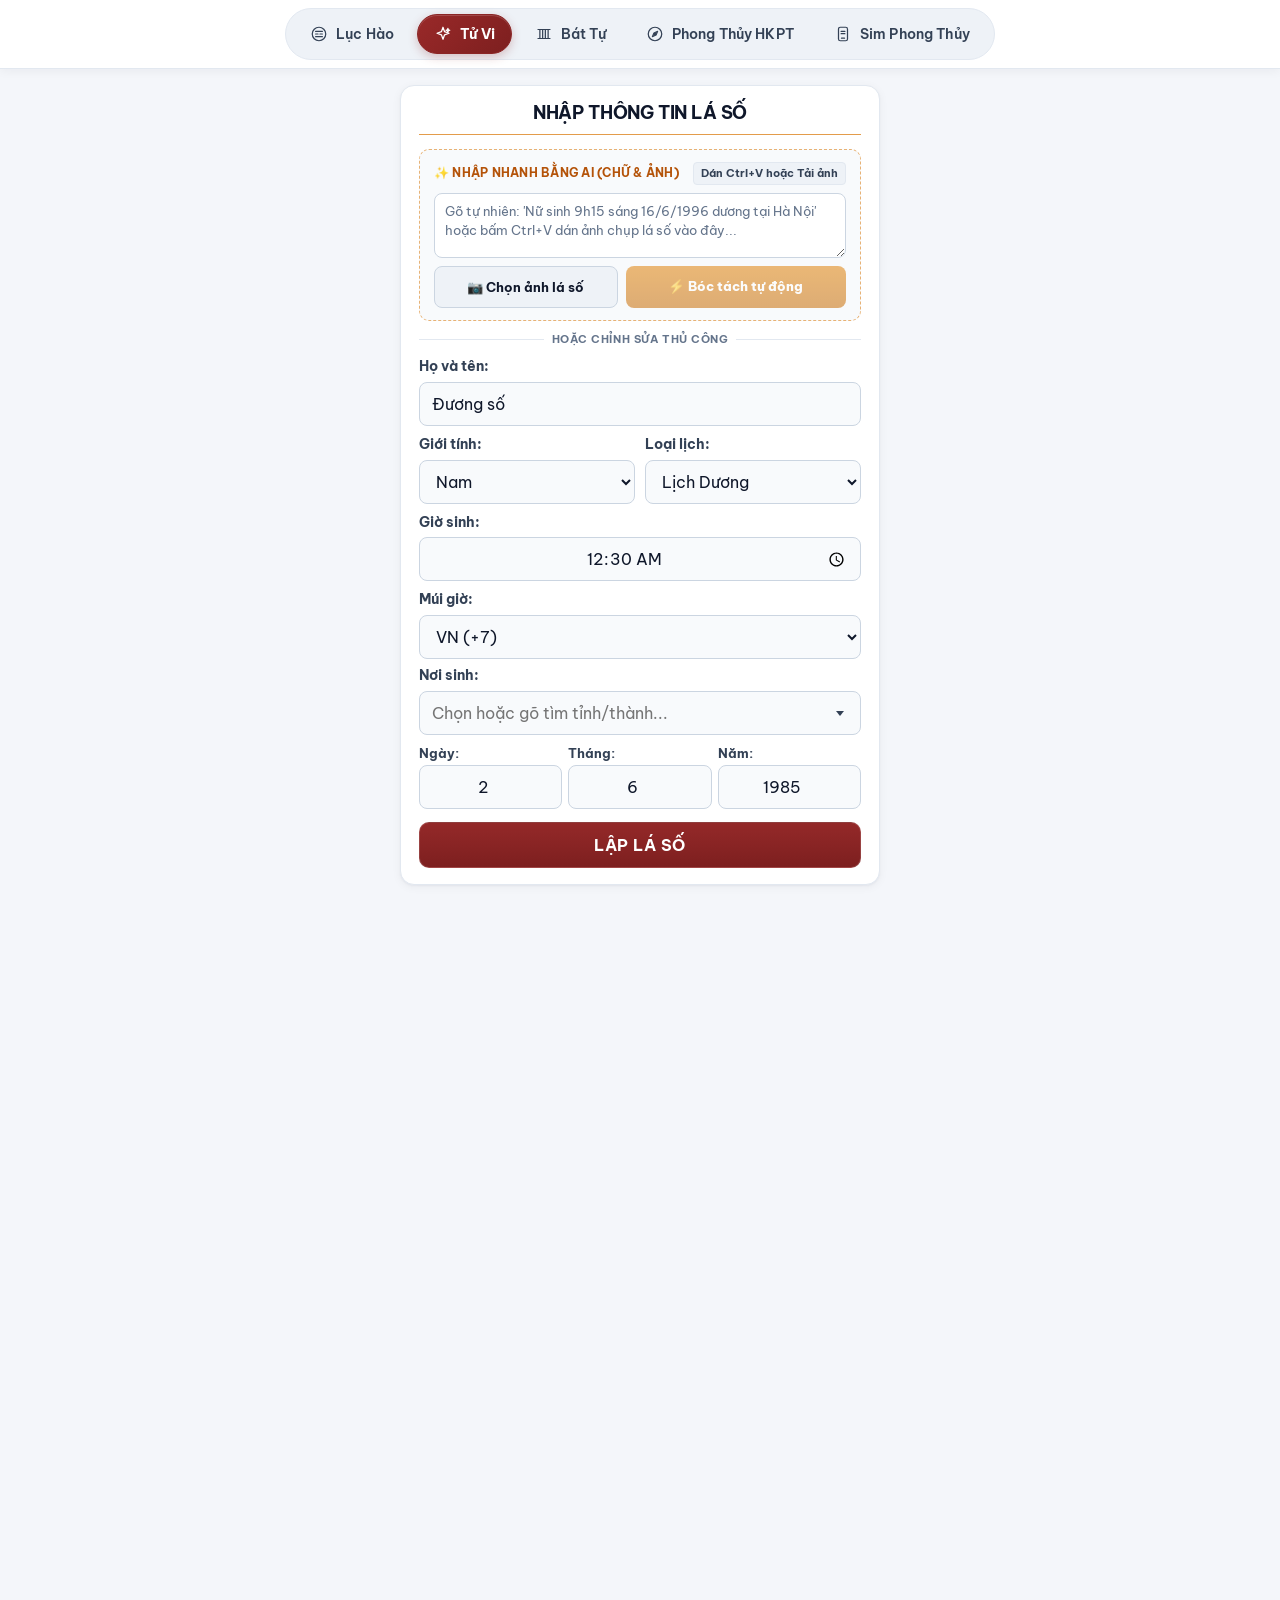
<file: tu-vi/index.html>
<!DOCTYPE html><html lang="vi" class="be_vietnam_pro_5dfef8b8-module__-ZhM-q__variable"><head><meta charSet="utf-8"/><meta name="viewport" content="width=device-width, initial-scale=1, maximum-scale=5"/><link rel="preload" href="/tu-vi/_next/static/media/3c285486269019b7-s.p.0sn2213rkw2e_.woff2" as="font" crossorigin="" type="font/woff2"/><link rel="preload" href="/tu-vi/_next/static/media/3eca85881bcfa204-s.p.09gf3ff1ir7gl.woff2" as="font" crossorigin="" type="font/woff2"/><link rel="preload" href="/tu-vi/_next/static/media/53e45098eac42afb-s.p.0l2qk94b1u89y.woff2" as="font" crossorigin="" type="font/woff2"/><link rel="preload" href="/tu-vi/_next/static/media/625a092f804baad3-s.p.0mrp_qm_8jqq_.woff2" as="font" crossorigin="" type="font/woff2"/><link rel="preload" href="/tu-vi/_next/static/media/6f42e0a3b0519c4d-s.p.0czffigx~77c..woff2" as="font" crossorigin="" type="font/woff2"/><link rel="preload" href="/tu-vi/_next/static/media/8f46d218c8f79e34-s.p.0xhl7b6zs4.~j.woff2" as="font" crossorigin="" type="font/woff2"/><link rel="preload" href="/tu-vi/_next/static/media/8ffc259da9d23054-s.p.0b_.2~bprftx..woff2" as="font" crossorigin="" type="font/woff2"/><link rel="preload" href="/tu-vi/_next/static/media/a3bcb02a0e9e5d11-s.p.0p40-daftjh_g.woff2" as="font" crossorigin="" type="font/woff2"/><link rel="preload" href="/tu-vi/_next/static/media/a4f4f75ad654963f-s.p.0h6jagi-ln9qy.woff2" as="font" crossorigin="" type="font/woff2"/><link rel="preload" href="/tu-vi/_next/static/media/fcf129058e6e31f2-s.p.0k.rt6-fab6y0.woff2" as="font" crossorigin="" type="font/woff2"/><link rel="stylesheet" href="/tu-vi/_next/static/chunks/0-pj-68cz2y.u.css" data-precedence="next"/><link rel="preload" as="script" fetchPriority="low" href="/tu-vi/_next/static/chunks/0ht900cau6_ur.js"/><script src="/tu-vi/_next/static/chunks/150ff.jezj0n5.js" async=""></script><script src="/tu-vi/_next/static/chunks/16g.ca89g7fib.js" async=""></script><script src="/tu-vi/_next/static/chunks/turbopack-0w-j3grxppec..js" async=""></script><script src="/tu-vi/_next/static/chunks/0dbhjjzl8qfwv.js" async=""></script><script src="/tu-vi/_next/static/chunks/0ze1kt20n-g6f.js" async=""></script><meta name="next-size-adjust" content=""/><meta name="theme-color" content="#f4f6fa"/><title>Tử Vi Bắc Phái - Lập Lá Số &amp; Phi Tinh Tứ Hóa Trọn Đời | luchao.io.vn</title><meta name="description" content="Webapp lập lá số tử vi Bắc phái miễn phí, phân tích 12 cung phi tinh tứ hóa, an sao chuẩn xác, tra cứu đại hạn lưu niên và luận giải chi tiết trọn đời. Dễ dùng, tải ảnh HD miễn phí."/><meta name="application-name" content="Tử Vi Bắc Phái"/><meta name="author" content="Tử Vi Bắc Phái - luchao.io.vn"/><link rel="manifest" href="/manifest.json"/><meta name="keywords" content="lập lá số tử vi miễn phí,luận giải tử vi miễn phí,tử vi bắc phái,tử vi bắc phái phi tinh,tử vi phi tinh tứ hóa,xem tử vi trọn đời,lá số tử vi online,tử vi khâm thiên môn,hóa lộc hóa kỵ,chuyển kỵ sinh niên,tra cứu lá số tử vi"/><meta name="creator" content="Tử Vi Bắc Phái - luchao.io.vn"/><meta name="publisher" content="Tử Vi Bắc Phái - luchao.io.vn"/><meta name="robots" content="index, follow"/><meta name="googlebot" content="index, follow, max-video-preview:-1, max-image-preview:large, max-snippet:-1"/><meta name="category" content="lifestyle"/><link rel="canonical" href="https://luchao.io.vn/tu-vi"/><meta property="og:title" content="Lập &amp; Luận Giải Lá Số Tử Vi Bắc Phái Miễn Phí"/><meta property="og:description" content="Webapp lập lá số tử vi Bắc phái miễn phí, phân tích 12 cung phi tinh tứ hóa, an sao chuẩn xác, tra cứu đại hạn lưu niên và luận giải chi tiết trọn đời. Dễ dùng, tải ảnh HD miễn phí."/><meta property="og:url" content="https://luchao.io.vn/tu-vi"/><meta property="og:site_name" content="Tử Vi Bắc Phái - luchao.io.vn"/><meta property="og:locale" content="vi_VN"/><meta property="og:image" content="https://luchao.io.vn/tu-vi/og-image.jpg"/><meta property="og:image:type" content="image/jpeg"/><meta property="og:image:width" content="1200"/><meta property="og:image:height" content="630"/><meta property="og:image:alt" content="Lập &amp; Luận Giải Lá Số Tử Vi Bắc Phái Miễn Phí"/><meta property="og:type" content="website"/><meta name="twitter:card" content="summary_large_image"/><meta name="twitter:creator" content="@luchao_io_vn"/><meta name="twitter:title" content="Lập &amp; Luận Giải Lá Số Tử Vi Bắc Phái Miễn Phí"/><meta name="twitter:description" content="Webapp lập lá số tử vi Bắc phái miễn phí, phân tích 12 cung phi tinh tứ hóa, an sao chuẩn xác, tra cứu đại hạn lưu niên và luận giải chi tiết trọn đời. Dễ dùng, tải ảnh HD miễn phí."/><meta name="twitter:image" content="https://luchao.io.vn/tu-vi/og-image.jpg"/><link rel="shortcut icon" href="/tu-vi/icon.svg"/><link rel="icon" href="/tu-vi/icon.svg" type="image/svg+xml"/><link rel="icon" href="/tu-vi/favicon.ico" sizes="any"/><link rel="apple-touch-icon" href="/tu-vi/apple-touch-icon.png" sizes="180x180"/><script type="application/ld+json">[{"@context":"https://schema.org","@type":"WebApplication","name":"Lập & Luận Giải Lá Số Tử Vi Bắc Phái Miễn Phí","alternateName":["Tử Vi Bắc Phái","tử vi bắc phái phi tinh","Lập Lá Số Tử Vi Online"],"url":"https://luchao.io.vn/tu-vi","applicationCategory":"LifestyleApplication","operatingSystem":"All","offers":{"@type":"Offer","price":"0","priceCurrency":"VND"},"description":"Webapp lập lá số tử vi Bắc phái miễn phí, phân tích 12 cung phi tinh tứ hóa, an sao chuẩn xác, tra cứu đại hạn lưu niên và luận giải chi tiết trọn đời. Dễ dùng, tải ảnh HD miễn phí.","inLanguage":"vi-VN","aggregateRating":{"@type":"AggregateRating","ratingValue":"4.9","reviewCount":"1280","bestRating":"5","worstRating":"1"},"featureList":["Lập lá số tử vi Bắc phái chuẩn xác theo giờ sinh và lịch Âm/Dương","Phân tích Phi Tinh Tứ Hóa 12 cung chức","Tra cứu Tự Hóa, Sinh Niên và Chuyển Kỵ","Xem đại hạn, lưu niên từng năm","Tải ảnh lá số sắc nét miễn phí"]},{"@context":"https://schema.org","@type":"FAQPage","mainEntity":[{"@type":"Question","name":"Lập lá số tử vi Bắc phái tại đây có mất phí không?","acceptedAnswer":{"@type":"Answer","text":"Hoàn toàn miễn phí. Bạn có thể lập lá số, xem luận giải chi tiết 12 cung phi tinh tứ hóa, đại hạn, lưu niên và tải ảnh lá số độ phân giải cao không giới hạn."}},{"@type":"Question","name":"Tử Vi Bắc Phái khác gì so với Tử Vi Nam Phái truyền thống?","acceptedAnswer":{"@type":"Answer","text":"Tử Vi Nam Phái chú trọng đắc hãm của hàng trăm phụ tinh và tam hợp cung, trong khi Tử Vi Bắc Phái (Khâm Thiên Môn & Phi Tinh Phái) tập trung vào Tinh Đẩu Chính Tinh, Tứ Hóa (Lộc, Quyền, Khoa, Kỵ), đường bay Phi Tinh giữa 12 cung, Tự Hóa và Chuyển Kỵ để định nhân quả và thời điểm ứng hạn cực kỳ chuẩn xác."}},{"@type":"Question","name":"Cách lấy giờ sinh chính xác để lập lá số tử vi như thế nào?","acceptedAnswer":{"@type":"Answer","text":"Hệ thống tự động quy đổi giờ sinh thành 12 canh giờ theo Địa Chi (Tý: 23h-01h, Sửu: 01h-03h, Dần: 03h-05h,...). Bạn chỉ cần nhập đúng giờ phút sinh thực tế theo giấy khai sinh hoặc trí nhớ của gia đình và chọn loại lịch Âm hoặc Dương."}},{"@type":"Question","name":"Phi Tinh Tứ Hóa trong Tử Vi Bắc Phái là gì?","acceptedAnswer":{"@type":"Answer","text":"Tứ Hóa là 4 nguồn năng lượng biến hóa cốt lõi: Hóa Lộc (Duyên khởi, tiền tài, tình cảm), Hóa Quyền (Quyền lực, năng lực, kiểm soát), Hóa Khoa (Danh tiếng, quý nhân, cứu giải), Hóa Kỵ (Chấp niệm, kết quả, nghiệp báo). Phi Tinh là việc can của mỗi cung phát xuất Tứ Hóa chiếu sang cung khác để luận đoán tương tác nhân quả giữa các khía cạnh đời sống."}},{"@type":"Question","name":"Làm thế nào để tải ảnh lá số tử vi chất lượng cao về máy?","acceptedAnswer":{"@type":"Answer","text":"Sau khi nhập thông tin và bấm 'Lập lá số', bạn nhấn nút 'TẢI ẢNH' ở góc trên bên phải của khung lá số để lưu file ảnh PNG/SVG sắc nét về điện thoại hoặc máy tính."}}]},{"@context":"https://schema.org","@type":"HowTo","name":"Cách lập và xem luận giải lá số tử vi trực tuyến","description":"Hướng dẫn các bước lập lá số tử vi Bắc phái miễn phí chuẩn xác từ ngày giờ sinh.","step":[{"@type":"HowToStep","name":"Bước 1: Nhập họ tên và chọn giới tính","text":"Điền tên người cần xem và chọn Giới tính Nam hoặc Nữ."},{"@type":"HowToStep","name":"Bước 2: Chọn loại lịch và ngày giờ sinh","text":"Chọn Lịch Dương hoặc Lịch Âm, nhập chính xác Giờ, Ngày, Tháng, Năm sinh."},{"@type":"HowToStep","name":"Bước 3: Bấm 'Lập lá số' và xem luận giải","text":"Nhấn nút 'Lập lá số' để hệ thống tự động an sao, xuất bàn lá số và phân tích phi tinh tứ hóa cho từng cung chức."}]}]</script><script src="/tu-vi/_next/static/chunks/03~yq9q893hmn.js" noModule=""></script><style>.card-ai-wrapper,.card-ai-error,.card-ai-trigger,.card-ai-loading,.card-ai-result,.ai-trigger-box,.ai-loading-box,.ai-result-wrapper{display:none!important}</style><style>.portal-nav{position:sticky;top:0;z-index:10000;background:linear-gradient(180deg,#18223c 0%,#0d1527 100%);backdrop-filter:blur(16px);-webkit-backdrop-filter:blur(16px);border-bottom:1px solid rgba(245,158,11,0.28);box-shadow:0 4px 20px rgba(0,0,0,0.45),inset 0 1px 0 rgba(255,255,255,0.08);padding:8px 16px;padding-left:max(16px,env(safe-area-inset-left));padding-right:max(16px,env(safe-area-inset-right))}.portal-desktop-nav{display:flex;align-items:center;justify-content:center;max-width:1200px;margin:0 auto}.portal-tabs-track{display:inline-flex;align-items:center;justify-content:center;gap:8px;background:rgba(10,16,30,0.65);padding:5px 8px;border-radius:9999px;border:1px solid rgba(255,255,255,0.08);box-shadow:inset 0 2px 6px rgba(0,0,0,0.35)}.portal-tab-btn{display:inline-flex;align-items:center;gap:8px;padding:7px 18px;font-size:0.92rem;font-weight:600;font-family:inherit;text-decoration:none!important;color:#cbd5e1;background:rgba(255,255,255,0.04);border:1px solid rgba(255,255,255,0.08);border-radius:9999px;cursor:pointer;transition:all 0.22s cubic-bezier(0.4,0,0.2,1);white-space:nowrap;user-select:none;flex-shrink:0}.portal-tab-btn:hover{color:#ffffff;background:linear-gradient(135deg,rgba(217,119,6,0.22) 0%,rgba(180,83,9,0.12) 100%);border-color:rgba(245,158,11,0.5);transform:translateY(-1px);box-shadow:0 4px 14px rgba(217,119,6,0.2)}.portal-tab-btn.active{color:#ffffff;background:linear-gradient(135deg,#dc2626 0%,#991b1b 100%);border:1px solid #ef4444;box-shadow:0 4px 16px rgba(220,38,38,0.45),inset 0 1px 0 rgba(255,255,255,0.25);font-weight:700}.portal-tab-icon{font-size:1.15rem;line-height:1}.portal-tab-text{letter-spacing:0.2px}.portal-mobile-bar{display:none;align-items:center;justify-content:space-between;width:100%}.portal-mobile-brand{display:inline-flex;align-items:center;gap:8px;text-decoration:none!important;color:#f8fafc;font-weight:800;font-size:1.02rem;letter-spacing:0.3px;min-height:38px}.mobile-brand-icon{font-size:1.25rem;line-height:1}.mobile-brand-title{background:linear-gradient(135deg,#fef3c7 0%,#fbbf24 60%,#f59e0b 100%);-webkit-background-clip:text;-webkit-text-fill-color:transparent;background-clip:text;font-weight:800;letter-spacing:0.4px;font-size:1.02rem}.portal-hamburger-btn{display:inline-flex;flex-direction:column;justify-content:center;align-items:center;gap:4.5px;width:38px;height:38px;background:rgba(255,255,255,0.06);border:1px solid rgba(255,255,255,0.14);border-radius:9px;cursor:pointer;padding:0;transition:all 0.2s ease;-webkit-tap-highlight-color:transparent;user-select:none}.portal-hamburger-btn:active{background:rgba(255,255,255,0.16);transform:scale(0.95)}.hamburger-bar{display:block;width:19px;height:2px;background:#f8fafc;border-radius:2px;transition:all 0.25s ease}.portal-hamburger-btn.open .hamburger-bar:nth-child(1){transform:translateY(6.5px) rotate(45deg)}.portal-hamburger-btn.open .hamburger-bar:nth-child(2){opacity:0}.portal-hamburger-btn.open .hamburger-bar:nth-child(3){transform:translateY(-6.5px) rotate(-45deg)}.portal-drawer-backdrop{position:fixed;inset:0;background:rgba(0,0,0,0.72);backdrop-filter:blur(5px);-webkit-backdrop-filter:blur(5px);z-index:100000;opacity:0;visibility:hidden;transition:opacity 0.25s ease,visibility 0.25s ease}.portal-drawer-backdrop.open{opacity:1;visibility:visible}.portal-drawer{position:fixed;top:0;right:0;bottom:0;width:min(320px,86vw);background:linear-gradient(180deg,#141c2f 0%,#0c1220 100%);border-left:1px solid rgba(245,158,11,0.3);box-shadow:-8px 0 35px rgba(0,0,0,0.75);z-index:100001;display:flex;flex-direction:column;transform:translateX(100%);transition:transform 0.28s cubic-bezier(0.16,1,0.3,1);overflow-y:auto;-webkit-overflow-scrolling:touch}.portal-drawer.open{transform:translateX(0)}.portal-drawer-header{display:flex;align-items:center;justify-content:space-between;padding:16px 18px;border-bottom:1px solid rgba(255,255,255,0.08);background:rgba(20,28,48,0.95)}.drawer-header-brand{display:flex;align-items:center;gap:8px;color:#fbbf24;font-weight:800;font-size:0.95rem;letter-spacing:0.5px}.drawer-header-icon{font-size:1.25rem}.drawer-close-btn{background:rgba(255,255,255,0.06);border:1px solid rgba(255,255,255,0.1);color:#94a3b8;width:32px;height:32px;border-radius:8px;font-size:1.1rem;cursor:pointer;display:flex;align-items:center;justify-content:center;transition:all 0.2s ease;line-height:1}.drawer-close-btn:hover,.drawer-close-btn:active{color:#ffffff;background:rgba(239,68,68,0.25);border-color:rgba(239,68,68,0.5)}.portal-drawer-body{padding:16px 14px;flex:1}.drawer-list{display:flex;flex-direction:column;gap:10px}.drawer-item{display:flex;align-items:center;gap:12px;padding:12px 14px;background:rgba(255,255,255,0.03);border:1px solid rgba(255,255,255,0.06);border-radius:12px;text-decoration:none!important;transition:all 0.2s cubic-bezier(0.4,0,0.2,1);color:#e2e8f0}.drawer-item:hover,.drawer-item:active{background:rgba(255,255,255,0.08);border-color:rgba(245,158,11,0.35);transform:translateX(2px)}.drawer-item.active{background:linear-gradient(135deg,rgba(185,28,28,0.35) 0%,rgba(153,27,27,0.18) 100%);border:1.5px solid #ef4444;box-shadow:0 4px 14px rgba(185,28,28,0.35)}.drawer-item-icon{font-size:1.5rem;line-height:1;flex-shrink:0}.drawer-item-info{flex:1;min-width:0;display:flex;flex-direction:column;gap:2px}.drawer-item-title{font-size:0.95rem;font-weight:700;color:#f8fafc}.drawer-item.active .drawer-item-title{color:#ffffff}.drawer-item-desc{font-size:0.76rem;color:#94a3b8;line-height:1.3}.drawer-item-badge{font-size:0.7rem;font-weight:700;color:#ef4444;background:rgba(239,68,68,0.15);border:1px solid rgba(239,68,68,0.3);border-radius:6px;padding:2px 7px;white-space:nowrap;flex-shrink:0}.drawer-item-arrow{color:#64748b;font-size:1.1rem;flex-shrink:0}.portal-drawer-footer{padding:14px 16px;border-top:1px solid rgba(255,255,255,0.08);background:rgba(20,28,48,0.95)}.drawer-contact-card{text-align:center;background:rgba(255,255,255,0.03);border:1px solid rgba(255,255,255,0.06);border-radius:10px;padding:10px 12px;font-size:0.8rem;color:#94a3b8;display:flex;flex-direction:column;gap:4px}.drawer-contact-card a{color:#fbbf24;font-size:0.92rem;text-decoration:none!important}@media (max-width:768px){.portal-desktop-nav{display:none!important}.portal-mobile-bar{display:flex!important}.portal-nav{padding:7px 12px}}@media (min-width:769px){.portal-desktop-nav{display:flex!important}.portal-mobile-bar{display:none!important}.portal-drawer,.portal-drawer-backdrop{display:none!important}}</style><link rel="preconnect" href="https://fonts.googleapis.com"/><link rel="preconnect" href="https://fonts.gstatic.com" crossorigin="anonymous"/><link href="https://fonts.googleapis.com/css2?family=Be+Vietnam+Pro:wght@400;500;600;700&amp;family=Inter:wght@400;500;600;700;800&amp;display=swap" rel="stylesheet"/><style>
:root {
  --bg: #f4f6fa !important;
}
html, body {
  background: #f4f6fa !important;
  overflow-x: clip !important;
  -webkit-font-smoothing: antialiased;
  -moz-osx-font-smoothing: grayscale;
}
.portal-nav {
  position: sticky !important;
  top: 0 !important;
  z-index: 10000 !important;
}
.page-shell {
  background: transparent !important;
}
.province-toggle-btn {
  font-size: 0 !important;
  color: transparent !important;
  display: flex !important;
  align-items: center !important;
  justify-content: center !important;
  position: absolute !important;
  right: 6px !important;
  top: 50% !important;
  transform: translateY(-50%) !important;
  width: 30px !important;
  height: 38px !important;
  background: transparent !important;
  border: none !important;
  cursor: pointer !important;
  user-select: none !important;
}
.province-toggle-btn::after {
  content: "" !important;
  display: block !important;
  width: 0 !important;
  height: 0 !important;
  border-left: 4.5px solid transparent !important;
  border-right: 4.5px solid transparent !important;
  border-top: 5.5px solid #6b7280 !important;
  transition: border-top-color 0.2s ease !important;
}
.province-toggle-btn:hover::after {
  border-top-color: #111827 !important;
}
/* ---- Unified Brand Footer ---- */
.seo-footer-bottom {
  margin-top: 36px !important;
  padding: 24px 16px !important;
  text-align: center !important;
  border-top: 1px solid rgba(15, 23, 42, 0.08) !important;
  color: #475569 !important;
  font-size: 0.85rem !important;
  font-family: 'Inter', -apple-system, BlinkMacSystemFont, 'Segoe UI', Roboto, sans-serif !important;
  line-height: 1.6 !important;
}
.seo-footer-bottom p {
  margin: 4px 0 !important;
  color: #475569 !important;
  font-size: 0.85rem !important;
  line-height: 1.6 !important;
}
.seo-footer-bottom strong {
  color: #0f172a !important;
  font-weight: 700 !important;
}
.seo-footer-bottom a,
.seo-footer-bottom .footer-subtext a {
  color: #b45309 !important;
  text-decoration: none !important;
  font-weight: 600 !important;
}
.seo-footer-bottom a:hover,
.seo-footer-bottom .footer-subtext a:hover {
  text-decoration: underline !important;
}
.seo-footer-bottom .footer-subtext {
  color: #475569 !important;
  font-size: 0.85rem !important;
  margin-top: 4px !important;
  opacity: 1 !important;
  line-height: 1.6 !important;
}

/* ---- Card Hover Synchronization ---- */
.tu-hoa-box {
  transition: transform 0.25s ease, border-color 0.25s ease, box-shadow 0.25s ease !important;
  cursor: default;
}
.tu-hoa-box:hover {
  transform: translateY(-2px) !important;
}
.tu-hoa-box.loc:hover {
  border-color: #16a34a !important;
  box-shadow: 0 6px 18px rgba(22, 163, 74, 0.25) !important;
}
.tu-hoa-box.quyen:hover {
  border-color: #d97706 !important;
  box-shadow: 0 6px 18px rgba(217, 119, 6, 0.25) !important;
}
.tu-hoa-box.khoa:hover {
  border-color: #2563eb !important;
  box-shadow: 0 6px 18px rgba(37, 99, 235, 0.25) !important;
}
.tu-hoa-box.ky:hover {
  border-color: #dc2626 !important;
  box-shadow: 0 6px 18px rgba(220, 38, 38, 0.25) !important;
}
.seo-highlights-grid .highlight-item,
.highlight-item {
  transition: transform 0.2s ease, border-color 0.2s ease, box-shadow 0.2s ease !important;
  cursor: default !important;
}
.seo-highlights-grid .highlight-item:hover,
.highlight-item:hover {
  transform: translateY(-2px) !important;
  border-color: #d97706 !important;
  box-shadow: 0 0 0 1px #d97706, 0 6px 18px rgba(0, 0, 0, 0.12), 0 0 14px rgba(217, 119, 6, 0.3) !important;
}
.seo-article-card {
  transition: transform 0.25s ease, border-color 0.25s ease, box-shadow 0.25s ease !important;
}
.seo-article-card:hover {
  border-color: rgba(217, 119, 6, 0.4) !important;
  box-shadow: 0 8px 24px rgba(0, 0, 0, 0.12), 0 0 14px rgba(217, 119, 6, 0.12) !important;
  transform: translateY(-2px) !important;
}
.ai-parse-box{background:linear-gradient(135deg,#fffbeb 0%,#fef3c7 100%);border:1.5px dashed #d97706;border-radius:10px;padding:10px 12px;margin-bottom:10px;display:flex;flex-direction:column;gap:8px;transition:all .2s ease}.ai-parse-box.drag-over{background:#fef08a;border-color:#b45309;border-style:solid;box-shadow:0 0 0 3px rgba(217,119,6,.25)}.ai-parse-header{display:flex;align-items:center;justify-content:space-between;gap:6px;flex-wrap:wrap}.ai-badge{font-size:.76rem;font-weight:800;color:#92400e;letter-spacing:.02em}.ai-model-tag{font-size:.68rem;font-weight:700;color:#b45309;background:rgba(217,119,6,.14);padding:2px 7px;border-radius:999px}.ai-textarea{width:100%;box-sizing:border-box;border:1.5px solid #fcd34d;border-radius:8px;padding:8px 10px;font-size:.88rem;line-height:1.45;color:#0f172a;background:#fff;resize:vertical;min-height:54px;outline:none;transition:border-color .2s,box-shadow .2s}.ai-textarea:focus{border-color:#d97706;box-shadow:0 0 0 3px rgba(217,119,6,.18)}.ai-textarea::placeholder{color:#94a3b8;font-size:.82rem}.ai-img-preview{display:flex;align-items:center;gap:10px;background:#fff;border:1.5px solid #f59e0b;border-radius:8px;padding:6px 10px}.ai-thumb-wrap{width:44px;height:44px;border-radius:6px;overflow:hidden;border:1px solid #e2e8f0;flex-shrink:0;background:#f8fafc;display:flex;align-items:center;justify-content:center}.ai-thumb-img{width:100%;height:100%;object-fit:cover}.ai-thumb-meta{display:flex;flex-direction:column;min-width:0;flex:1;gap:2px}.ai-thumb-name{font-size:.8rem;font-weight:700;color:#0f172a;white-space:nowrap;overflow:hidden;text-overflow:ellipsis}.ai-thumb-sub{font-size:.72rem;color:#059669;font-weight:600}.ai-remove-img{background:#fee2e2;color:#b91c1c;border:none;border-radius:6px;width:26px;height:26px;font-size:.8rem;font-weight:800;cursor:pointer;display:flex;align-items:center;justify-content:center;flex-shrink:0;transition:background .15s}.ai-remove-img:hover{background:#fecaca}.ai-parse-actions{display:grid;grid-template-columns:1fr 1.2fr;gap:8px;width:100%}.ai-upload-btn{height:38px;border:1.5px solid #d97706;border-radius:8px;background:#fff;color:#92400e;font-size:.82rem;font-weight:700;cursor:pointer;transition:all .15s;display:flex;align-items:center;justify-content:center;gap:4px}.ai-upload-btn:hover:not(:disabled){background:#fffbeb;border-color:#b45309}.ai-upload-btn:disabled{opacity:.6;cursor:not-allowed}.ai-parse-btn{width:100%;height:38px;border:none;border-radius:8px;background:linear-gradient(135deg,#d97706 0%,#b45309 100%);color:#fff;font-size:.84rem;font-weight:800;cursor:pointer;transition:opacity .15s,transform .1s;display:flex;align-items:center;justify-content:center;gap:6px}.ai-parse-btn:hover:not(:disabled){opacity:.94}.ai-parse-btn:active:not(:disabled){transform:scale(.98)}.ai-parse-btn:disabled{opacity:.55;cursor:not-allowed}.ai-parse-error{margin:0;font-size:.8rem;font-weight:600;color:#b91c1c;background:#fef2f2;border:1px solid #fecaca;border-radius:6px;padding:6px 8px}.form-divider{display:flex;align-items:center;text-align:center;margin:2px 0 8px;color:#94a3b8;font-size:.7rem;font-weight:700;letter-spacing:.05em}.form-divider::before,.form-divider::after{content:"";flex:1;border-bottom:1px solid #e2e8f0}.form-divider span{padding:0 8px}@media (max-width:640px){.ai-textarea{font-size:16px}.ai-parse-actions{grid-template-columns:1fr}}</style><link rel="stylesheet" href="/portal-theme.css?v=4.2"/><script src="/portal-download.js?v=1.1" defer></script><script>(function(w,d,s,l,i){w[l]=w[l]||[];w[l].push({'gtm.start':new Date().getTime(),event:'gtm.js'});var f=d.getElementsByTagName(s)[0],j=d.createElement(s),dl=l!='dataLayer'?'&l='+l:'';j.async=true;j.src='https://www.googletagmanager.com/gtm.js?id='+i+dl;f.parentNode.insertBefore(j,f);})(window,document,'script','dataLayer','GTM-TDNVB7D6');</script></head><body class="be_vietnam_pro_5dfef8b8-module__-ZhM-q__className"><nav id="portal-nav" class="portal-nav" aria-label="Menu Huyền Học"><div class="portal-desktop-nav"><div class="portal-tabs-track"><a href="/" class="portal-tab-btn" title="Lập Quẻ Kinh Dịch Lục Hào"><span class="portal-tab-icon" aria-hidden="true"><svg viewBox="0 0 24 24" fill="none" stroke="currentColor" stroke-width="1.65" stroke-linecap="round" stroke-linejoin="round"><circle cx="12" cy="12" r="9"/><path d="M7.5 8.5h9"/><path d="M7.5 12h3.2M13.3 12h3.2"/><path d="M7.5 15.5h9"/></svg></span><span class="portal-tab-text">Lục Hào</span></a><a href="/tu-vi" class="portal-tab-btn active" title="Lập Lá Số Tử Vi Bắc Phái"><span class="portal-tab-icon" aria-hidden="true"><svg viewBox="0 0 24 24" fill="none" stroke="currentColor" stroke-width="1.65" stroke-linecap="round" stroke-linejoin="round"><path d="M12 3l2.1 5.9L20 11l-5.9 2.1L12 19l-2.1-5.9L4 11l5.9-2.1L12 3z"/><path d="M18.5 4.5l.7 1.8 1.8.7-1.8.7-.7 1.8-.7-1.8-1.8-.7 1.8-.7.7-1.8z"/></svg></span><span class="portal-tab-text">Tử Vi</span></a><a href="/bat-tu" class="portal-tab-btn" title="Lập Lá Số Hoa Sơn Bát Tự"><span class="portal-tab-icon" aria-hidden="true"><svg viewBox="0 0 24 24" fill="none" stroke="currentColor" stroke-width="1.65" stroke-linecap="round" stroke-linejoin="round"><path d="M4 6h16"/><path d="M6.5 6v12M10.2 6v12M13.8 6v12M17.5 6v12"/><path d="M4 18h16"/></svg></span><span class="portal-tab-text">Bát Tự</span></a><a href="/hkpt" class="portal-tab-btn" title="Lập Tinh Bàn Phong Thủy Huyền Không Phi Tinh"><span class="portal-tab-icon" aria-hidden="true"><svg viewBox="0 0 24 24" fill="none" stroke="currentColor" stroke-width="1.65" stroke-linecap="round" stroke-linejoin="round"><circle cx="12" cy="12" r="9"/><polygon points="15.5 8.5 13.4 13.4 8.5 15.5 10.6 10.6 15.5 8.5"/><circle cx="12" cy="12" r="1"/></svg></span><span class="portal-tab-text">Phong Thủy HKPT</span></a><a href="/simphongthuy" class="portal-tab-btn" title="Tra Cứu &amp; Gợi Ý Sim Phong Thủy"><span class="portal-tab-icon" aria-hidden="true"><svg viewBox="0 0 24 24" fill="none" stroke="currentColor" stroke-width="1.65" stroke-linecap="round" stroke-linejoin="round"><rect x="6" y="3" width="12" height="18" rx="2.5"/><path d="M10 17.5h4"/><path d="M9.5 8.5h5M9.5 11.5h5"/></svg></span><span class="portal-tab-text">Sim Phong Thủy</span></a></div></div><div class="portal-mobile-bar"><a href="/tu-vi" class="portal-mobile-brand" title="Tử Vi Bắc Phái"><span class="mobile-brand-icon" aria-hidden="true"><svg viewBox="0 0 24 24" fill="none" stroke="currentColor" stroke-width="1.65" stroke-linecap="round" stroke-linejoin="round"><path d="M12 3l2.1 5.9L20 11l-5.9 2.1L12 19l-2.1-5.9L4 11l5.9-2.1L12 3z"/><path d="M18.5 4.5l.7 1.8 1.8.7-1.8.7-.7 1.8-.7-1.8-1.8-.7 1.8-.7.7-1.8z"/></svg></span><span class="mobile-brand-title">Tử Vi Bắc Phái</span></a><button type="button" class="portal-hamburger-btn" id="portal-hamburger-btn" aria-label="Menu chuyển môn" aria-expanded="false"><span class="hamburger-bar"></span><span class="hamburger-bar"></span><span class="hamburger-bar"></span></button></div></nav><div id="portal-drawer-backdrop" class="portal-drawer-backdrop"></div><div id="portal-drawer" class="portal-drawer" aria-label="Danh mục môn Huyền Học"><div class="portal-drawer-header"><div class="drawer-header-brand"><span class="drawer-header-icon" aria-hidden="true"><svg viewBox="0 0 24 24" fill="none" stroke="currentColor" stroke-width="1.75" stroke-linecap="round" stroke-linejoin="round" width="16" height="16"><polygon points="8.5 3 15.5 3 21 8.5 21 15.5 15.5 21 8.5 21 3 15.5 3 8.5"/><circle cx="12" cy="12" r="3"/></svg></span><span class="drawer-header-title">CHỌN MÔN HUYỀN HỌC</span></div><button type="button" class="drawer-close-btn" id="portal-drawer-close" aria-label="Đóng menu">✕</button></div><div class="portal-drawer-body"><div class="drawer-list"><a href="/" class="drawer-item"><div class="drawer-item-icon" aria-hidden="true"><svg viewBox="0 0 24 24" fill="none" stroke="currentColor" stroke-width="1.65" stroke-linecap="round" stroke-linejoin="round"><circle cx="12" cy="12" r="9"/><path d="M7.5 8.5h9"/><path d="M7.5 12h3.2M13.3 12h3.2"/><path d="M7.5 15.5h9"/></svg></div><div class="drawer-item-info"><div class="drawer-item-title">Lục Hào Kinh Dịch</div><div class="drawer-item-desc">Gieo quẻ 3 đồng xu &amp; Seri tiền</div></div><span class="drawer-item-arrow">›</span></a><a href="/tu-vi" class="drawer-item active"><div class="drawer-item-icon" aria-hidden="true"><svg viewBox="0 0 24 24" fill="none" stroke="currentColor" stroke-width="1.65" stroke-linecap="round" stroke-linejoin="round"><path d="M12 3l2.1 5.9L20 11l-5.9 2.1L12 19l-2.1-5.9L4 11l5.9-2.1L12 3z"/><path d="M18.5 4.5l.7 1.8 1.8.7-1.8.7-.7 1.8-.7-1.8-1.8-.7 1.8-.7.7-1.8z"/></svg></div><div class="drawer-item-info"><div class="drawer-item-title">Tử Vi Bắc Phái</div><div class="drawer-item-desc">Phi tinh tứ hóa 12 cung chức</div></div><span class="drawer-item-badge">Đang xem</span></a><a href="/bat-tu" class="drawer-item"><div class="drawer-item-icon" aria-hidden="true"><svg viewBox="0 0 24 24" fill="none" stroke="currentColor" stroke-width="1.65" stroke-linecap="round" stroke-linejoin="round"><path d="M4 6h16"/><path d="M6.5 6v12M10.2 6v12M13.8 6v12M17.5 6v12"/><path d="M4 18h16"/></svg></div><div class="drawer-item-info"><div class="drawer-item-title">Hoa Sơn Bát Tự</div><div class="drawer-item-desc">Toàn Chân Phái - Chu Thần Bân</div></div><span class="drawer-item-arrow">›</span></a><a href="/hkpt" class="drawer-item"><div class="drawer-item-icon" aria-hidden="true"><svg viewBox="0 0 24 24" fill="none" stroke="currentColor" stroke-width="1.65" stroke-linecap="round" stroke-linejoin="round"><circle cx="12" cy="12" r="9"/><polygon points="15.5 8.5 13.4 13.4 8.5 15.5 10.6 10.6 15.5 8.5"/><circle cx="12" cy="12" r="1"/></svg></div><div class="drawer-item-info"><div class="drawer-item-title">Phong Thủy HKPT</div><div class="drawer-item-desc">Huyền Không Phi Tinh &amp; Tinh bàn</div></div><span class="drawer-item-arrow">›</span></a><a href="/simphongthuy" class="drawer-item"><div class="drawer-item-icon" aria-hidden="true"><svg viewBox="0 0 24 24" fill="none" stroke="currentColor" stroke-width="1.65" stroke-linecap="round" stroke-linejoin="round"><rect x="6" y="3" width="12" height="18" rx="2.5"/><path d="M10 17.5h4"/><path d="M9.5 8.5h5M9.5 11.5h5"/></svg></div><div class="drawer-item-info"><div class="drawer-item-title">Sim Phong Thủy</div><div class="drawer-item-desc">Tra cứu SĐT theo giờ sinh</div></div><span class="drawer-item-arrow">›</span></a></div></div><div class="portal-drawer-footer"><div class="drawer-contact-card"><span>Admin hỗ trợ &amp; tư vấn:</span><a href="https://zalo.me/0396154013" target="_blank" rel="noopener noreferrer">Zalo: <strong>0396.154.013</strong></a></div></div></div><div hidden=""><!--$--><!--/$--></div><main class="page-shell"><section class="simple-layout single-column-layout"><article class="panel-simple left-panel"><h2>NHẬP THÔNG TIN LÁ SỐ</h2><div class="ai-parse-box "><div class="ai-parse-header"><span class="ai-badge">✨ NHẬP NHANH BẰNG AI (CHỮ &amp; ẢNH)</span><span class="ai-model-tag">Dán Ctrl+V hoặc Tải ảnh</span></div><textarea class="ai-textarea" rows="2" placeholder="Gõ tự nhiên: &#x27;Nữ sinh 9h15 sáng 16/6/1996 dương tại Hà Nội&#x27; hoặc bấm Ctrl+V dán ảnh chụp lá số vào đây..."></textarea><div class="ai-parse-actions"><input type="file" accept="image/*" style="display:none"/><button type="button" class="ai-upload-btn">📷 Chọn ảnh lá số</button><button type="button" class="ai-parse-btn" disabled="">⚡ Bóc tách tự động</button></div></div><div class="form-divider"><span>HOẶC CHỈNH SỬA THỦ CÔNG</span></div><form class="simple-form"><div class="field-list"><label class="field-row full-width"><span class="field-label">Họ và tên:</span><input placeholder="Đương số" value="Đương số"/></label><div class="field-group"><label class="field-row"><span class="field-label">Giới tính:</span><select><option value="Nam" selected="">Nam</option><option value="Nữ">Nữ</option></select></label><label class="field-row"><span class="field-label">Loại lịch:</span><select><option value="solar" selected="">Lịch Dương</option><option value="lunar">Lịch Âm</option></select></label></div><label class="field-row full-width time-row"><span class="field-label">Giờ sinh:</span><input type="time" step="60" class="time-input" value="00:30"/></label><label class="field-row full-width"><span class="field-label">Múi giờ:</span><select><option value="7" selected="">VN (+7)</option><option value="-8">Mỹ Tây (-8)</option><option value="-5">Mỹ Đông (-5)</option><option value="-6">Mỹ Trung (-6)</option><option value="-7">Mỹ Núi (-7)</option><option value="9">Nhật/Hàn (+9)</option><option value="8">Đài/TQ (+8)</option><option value="10">Úc (+10)</option><option value="1">Châu Âu (+1)</option><option value="0">Anh (UTC 0)</option></select></label><div class="field-row full-width province-selector-container"><span class="field-label">Nơi sinh:</span><div class="province-input-wrapper"><input type="text" class="province-search-input" placeholder="Chọn hoặc gõ tìm tỉnh/thành..." value=""/><button type="button" class="province-toggle-btn" aria-label="Mở danh sách tỉnh thành">▾</button></div></div><div class="field-group three-cols"><label class="field-row"><span class="field-label">Ngày:</span><input type="number" min="1" max="31" value="2"/></label><label class="field-row"><span class="field-label">Tháng:</span><input type="number" min="1" max="12" value="6"/></label><label class="field-row"><span class="field-label">Năm:</span><input type="number" min="1800" max="2199" value="1985"/></label></div></div><div class="submit-row"><button type="submit">Lập lá số</button></div></form></article></section><footer class="seo-guide-section"><div class="seo-highlights-grid"><div class="highlight-item"><div class="highlight-icon">⚡</div><h5>Lập Lá Số Tức Thì</h5><p>Tự động chuyển đổi Âm - Dương lịch, an sao chuẩn xác theo thuật toán thiên văn cổ truyền.</p></div><div class="highlight-item"><div class="highlight-icon">🌌</div><h5>Bắc Phái Phi Tinh</h5><p>Phân tích sâu can cung phi xuất Tứ Hóa (Lộc - Quyền - Khoa - Kỵ) và Tự Hóa chiếu mệnh.</p></div><div class="highlight-item"><div class="highlight-icon">📜</div><h5>Tra Cứu Đại Hạn</h5><p>Theo dõi tiến trình vận hạn 10 năm và lưu niên từng năm một cách trực quan, khoa học.</p></div><div class="highlight-item"><div class="highlight-icon">🎁</div><h5>Hoàn Toàn Miễn Phí</h5><p>Tra cứu không giới hạn, không cần đăng ký tài khoản, hỗ trợ xuất ảnh lá số chất lượng cao.</p></div></div><div class="seo-articles-container"><article class="seo-article-card"><h2>Tử Vi Bắc Phái Phi Tinh: Tinh Hoa Huyền Học Dự Đoán Mệnh Lý</h2><p>Trong kho tàng Huyền học Đông phương, <strong>Tử Vi Đẩu Số</strong> được tôn vinh là bậc thầy của các môn dự đoán vận mệnh đời người. Trải qua hàng ngàn năm phát triển, hệ thống Bắc Phái (tiêu biểu là dòng Khâm Thiên Môn và các bậc tiền nhân Phi Tinh) đã nâng tầm bộ môn này thành một hệ thống lý luận chặt chẽ, dựa trên nguyên lý tương tác giữa Thiên Can, Địa Chi và Tứ Hóa Phi Tinh.</p><p>Khác với phương pháp thông thường chú trọng số lượng sao, <strong>Tử Vi Bắc Phái</strong> đi sâu vào bản chất của luồng năng lượng: từ Cung phát ra (Nhân) đến Cung nhận (Quả), qua đó chỉ rõ nguyên nhân sâu xa của biến cố tài lộc, quan lộ, tình duyên và gia đạo.</p><h3>Ý Nghĩa Cốt Lõi Của Tứ Hóa Trong Luận Đoán</h3><div class="tu-hoa-explainer-grid"><div class="tu-hoa-box loc"><strong>Hóa Lộc (Hành Mộc)</strong><p>Chủ về khởi duyên, hy vọng, tài lộc dồi dào, sự may mắn, bao dung và phát triển tự nhiên.</p></div><div class="tu-hoa-box quyen"><strong>Hóa Quyền (Hành Hỏa)</strong><p>Chủ về năng lực, quyền lực, khả năng quản trị, ý chí quyết đoán, sự biến hóa và chủ động thích ứng.</p></div><div class="tu-hoa-box khoa"><strong>Hóa Khoa (Hành Mộc/Thủy)</strong><p>Chủ về trí tuệ, học vấn, danh tiếng, quý nhân che chở, phong thái nhã nhặn và năng lực cứu giải tai ách.</p></div><div class="tu-hoa-box ky"><strong>Hóa Kỵ (Hành Thủy)</strong><p>Chủ về chấp niệm, trách nhiệm, kết quả cuối cùng, sự ràng buộc nhân quả và những biến đổi cần cẩn trọng.</p></div></div></article><article class="seo-article-card"><h2>Nguyên Lý Phi Cung Tứ Hóa &amp; Luận Đoán 12 Cung Chức Bắc Phái</h2><p>Điểm tinh túy độc nhất của <strong>Tử Vi Bắc Phái Phi Tinh</strong> nằm ở sự vận động không ngừng của khí trường giữa 12 cung vị. Mỗi cung chức mang một Thiên Can riêng biệt, khi phát xuất Tứ Hóa (Lộc - Quyền - Khoa - Kỵ) sẽ bắn luồng năng lượng sang cung khác, kiến tạo nên mạng lưới Nhân Quả chặt chẽ:</p><h3>1. Cung Xuất (Gieo Nhân) &amp; Cung Nhập (Gặt Quả)</h3><p>Khi một can cung phi Hóa Lộc hoặc Hóa Kỵ nhập vào cung khác, cung phát xuất là nguồn gốc của hành động và tâm niệm, còn cung tiếp nhận là kết quả thực tế diễn ra. Ví dụ: Cung Mệnh phi Hóa Lộc nhập Cung Phu Thê biểu thị bản thân luôn hết lòng yêu thương, chăm sóc người phối ngẫu; trong khi Cung Tài Bạch phi Hóa Kỵ nhập Cung Điền Trạch biểu thị tiền kiếm được đều tích lũy mua sắm nhà cửa, điền sản.</p><h3>2. Hiện Tượng Tự Hóa (Tự Sinh - Tự Diệt)</h3><p>Khi can của chính cung đó lại làm biến hóa một sao tọa ngay trong bản cung, gọi là <strong>Tự Hóa</strong> (Tự Hóa Lộc, Tự Hóa Quyền, Tự Hóa Khoa, Tự Hóa Kỵ). Tự Hóa biểu thị xu hướng xả bớt năng lượng ra bên ngoài, không giữ được trọn vẹn khí ban đầu hoặc trạng thái tâm lý tự phát, biến chuyển bất ngờ.</p><h3>3. Chuyển Kỵ Sinh Niên &amp; Định Vị Đại Hạn</h3><p>Chuyển Kỵ là kỹ pháp thượng thừa của dòng Khâm Thiên và Bắc Phái: lần theo đường bay của Kỵ để tìm ra cung chịu áp lực cuối cùng. Khi kết hợp với vòng vận 10 năm (Đại Hạn) và Lưu Niên từng năm, người luận giải có thể chỉ ra chính xác năm nào, tháng nào phát tài hay gặp biến cố mà không cần đoán mò.</p></article><article class="seo-article-card"><h2>Hướng Dẫn Lập Và Xem Lá Số Tử Vi Chuẩn Xác Nhất</h2><ol class="guide-steps-list"><li><strong>Bước 1: Chuẩn bị thông tin ngày giờ sinh</strong><p>Xác định chính xác ngày, tháng, năm và giờ sinh. Nếu dùng lịch Dương, chọn mục <em>Lịch Dương</em>, hệ thống sẽ tự động tra cứu tiết khí và quy đổi sang lịch Âm tương ứng.</p></li><li><strong>Bước 2: Bấm nút &quot;Lập lá số&quot;</strong><p>Hệ thống thực hiện định Cục, an Cung Mệnh - Thân, sắp đặt 14 chính tinh cùng hệ thống Tứ Hóa và can chi 12 cung vị tức thì.</p></li><li><strong>Bước 3: Tra cứu luận giải 12 cung phi tinh</strong><p>Chọn từng tab Cung chức (Mệnh, Huynh Đệ, Phu Thê, Tử Tức, Tài Bạch,...) để khám phá chi tiết phi tinh Tứ Hóa, Tự Hóa và đường chuyển giao năng lượng.</p></li></ol></article><article class="seo-article-card faq-card"><h2>Câu Hỏi Thường Gặp Khi Lập Lá Số Tử Vi</h2><div class="faq-list"><div class="faq-item "><button type="button" class="faq-question-btn" aria-expanded="false"><span class="faq-question-text">Lập lá số tử vi Bắc phái tại đây có mất phí không?</span><span class="faq-toggle-icon">+</span></button></div><div class="faq-item "><button type="button" class="faq-question-btn" aria-expanded="false"><span class="faq-question-text">Tử Vi Bắc Phái khác gì so với Tử Vi Nam Phái truyền thống?</span><span class="faq-toggle-icon">+</span></button></div><div class="faq-item "><button type="button" class="faq-question-btn" aria-expanded="false"><span class="faq-question-text">Cách nhập giờ sinh chính xác để lập lá số tử vi như thế nào?</span><span class="faq-toggle-icon">+</span></button></div><div class="faq-item "><button type="button" class="faq-question-btn" aria-expanded="false"><span class="faq-question-text">Phi Tinh Tứ Hóa trong Tử Vi Bắc Phái là gì?</span><span class="faq-toggle-icon">+</span></button></div><div class="faq-item "><button type="button" class="faq-question-btn" aria-expanded="false"><span class="faq-question-text">Làm thế nào để tải ảnh lá số tử vi về điện thoại hoặc máy tính?</span><span class="faq-toggle-icon">+</span></button></div></div></article></div><div class="seo-footer-bottom"><p>© <!-- -->2026<!-- --> <strong>Lục Hào Kinh Dịch</strong> - Hệ Thống Tử Vi Bắc Phái Phi Tinh &amp; Luận Giải Lá Số.</p><p class="footer-subtext">Website chính thức: <a href="https://luchao.io.vn/" target="_top" style="color:#fbbf24;text-decoration:none;font-weight:600;">luchao.io.vn</a> | Hỗ trợ Zalo Admin: <a href="https://zalo.me/0396154013" target="_blank" rel="noopener" style="color:#fbbf24;text-decoration:none;font-weight:600;">0396.154.013</a></p></div></footer></main><!--$--><!--/$--><script src="/tu-vi/_next/static/chunks/0ht900cau6_ur.js" id="_R_" async=""></script><script>(self.__next_f=self.__next_f||[]).push([0])</script><script>self.__next_f.push([1,"1:\"$Sreact.fragment\"\n6:I[68027,[\"/tu-vi/_next/static/chunks/0dbhjjzl8qfwv.js\"],\"default\",1]\n:HL[\"/tu-vi/_next/static/chunks/0-pj-68cz2y.u.css\",\"style\"]\n:HL[\"/tu-vi/_next/static/media/3c285486269019b7-s.p.0sn2213rkw2e_.woff2\",\"font\",{\"crossOrigin\":\"\",\"type\":\"font/woff2\"}]\n:HL[\"/tu-vi/_next/static/media/3eca85881bcfa204-s.p.09gf3ff1ir7gl.woff2\",\"font\",{\"crossOrigin\":\"\",\"type\":\"font/woff2\"}]\n:HL[\"/tu-vi/_next/static/media/53e45098eac42afb-s.p.0l2qk94b1u89y.woff2\",\"font\",{\"crossOrigin\":\"\",\"type\":\"font/woff2\"}]\n:HL[\"/tu-vi/_next/static/media/625a092f804baad3-s.p.0mrp_qm_8jqq_.woff2\",\"font\",{\"crossOrigin\":\"\",\"type\":\"font/woff2\"}]\n:HL[\"/tu-vi/_next/static/media/6f42e0a3b0519c4d-s.p.0czffigx~77c..woff2\",\"font\",{\"crossOrigin\":\"\",\"type\":\"font/woff2\"}]\n:HL[\"/tu-vi/_next/static/media/8f46d218c8f79e34-s.p.0xhl7b6zs4.~j.woff2\",\"font\",{\"crossOrigin\":\"\",\"type\":\"font/woff2\"}]\n:HL[\"/tu-vi/_next/static/media/8ffc259da9d23054-s.p.0b_.2~bprftx..woff2\",\"font\",{\"crossOrigin\":\"\",\"type\":\"font/woff2\"}]\n:HL[\"/tu-vi/_next/static/media/a3bcb02a0e9e5d11-s.p.0p40-daftjh_g.woff2\",\"font\",{\"crossOrigin\":\"\",\"type\":\"font/woff2\"}]\n:HL[\"/tu-vi/_next/static/media/a4f4f75ad654963f-s.p.0h6jagi-ln9qy.woff2\",\"font\",{\"crossOrigin\":\"\",\"type\":\"font/woff2\"}]\n:HL[\"/tu-vi/_next/static/media/fcf129058e6e31f2-s.p.0k.rt6-fab6y0.woff2\",\"font\",{\"crossOrigin\":\"\",\"type\":\"font/woff2\"}]\n2:T10db,"])</script><script>self.__next_f.push([1,"[{\"@context\":\"https://schema.org\",\"@type\":\"WebApplication\",\"name\":\"Lập \u0026 Luận Giải Lá Số Tử Vi Bắc Phái Miễn Phí\",\"alternateName\":[\"Tử Vi Bắc Phái\",\"tử vi bắc phái phi tinh\",\"Lập Lá Số Tử Vi Online\"],\"url\":\"https://luchao.io.vn/tu-vi\",\"applicationCategory\":\"LifestyleApplication\",\"operatingSystem\":\"All\",\"offers\":{\"@type\":\"Offer\",\"price\":\"0\",\"priceCurrency\":\"VND\"},\"description\":\"Webapp lập lá số tử vi Bắc phái miễn phí, phân tích 12 cung phi tinh tứ hóa, an sao chuẩn xác, tra cứu đại hạn lưu niên và luận giải chi tiết trọn đời. Dễ dùng, tải ảnh HD miễn phí.\",\"inLanguage\":\"vi-VN\",\"aggregateRating\":{\"@type\":\"AggregateRating\",\"ratingValue\":\"4.9\",\"reviewCount\":\"1280\",\"bestRating\":\"5\",\"worstRating\":\"1\"},\"featureList\":[\"Lập lá số tử vi Bắc phái chuẩn xác theo giờ sinh và lịch Âm/Dương\",\"Phân tích Phi Tinh Tứ Hóa 12 cung chức\",\"Tra cứu Tự Hóa, Sinh Niên và Chuyển Kỵ\",\"Xem đại hạn, lưu niên từng năm\",\"Tải ảnh lá số sắc nét miễn phí\"]},{\"@context\":\"https://schema.org\",\"@type\":\"FAQPage\",\"mainEntity\":[{\"@type\":\"Question\",\"name\":\"Lập lá số tử vi Bắc phái tại đây có mất phí không?\",\"acceptedAnswer\":{\"@type\":\"Answer\",\"text\":\"Hoàn toàn miễn phí. Bạn có thể lập lá số, xem luận giải chi tiết 12 cung phi tinh tứ hóa, đại hạn, lưu niên và tải ảnh lá số độ phân giải cao không giới hạn.\"}},{\"@type\":\"Question\",\"name\":\"Tử Vi Bắc Phái khác gì so với Tử Vi Nam Phái truyền thống?\",\"acceptedAnswer\":{\"@type\":\"Answer\",\"text\":\"Tử Vi Nam Phái chú trọng đắc hãm của hàng trăm phụ tinh và tam hợp cung, trong khi Tử Vi Bắc Phái (Khâm Thiên Môn & Phi Tinh Phái) tập trung vào Tinh Đẩu Chính Tinh, Tứ Hóa (Lộc, Quyền, Khoa, Kỵ), đường bay Phi Tinh giữa 12 cung, Tự Hóa và Chuyển Kỵ để định nhân quả và thời điểm ứng hạn cực kỳ chuẩn xác.\"}},{\"@type\":\"Question\",\"name\":\"Cách lấy giờ sinh chính xác để lập lá số tử vi như thế nào?\",\"acceptedAnswer\":{\"@type\":\"Answer\",\"text\":\"Hệ thống tự động quy đổi giờ sinh thành 12 canh giờ theo Địa Chi (Tý: 23h-01h, Sửu: 01h-03h, Dần: 03h-05h,...). Bạn chỉ cần nhập đúng giờ phút sinh thực tế theo giấy khai sinh hoặc trí nhớ của gia đình và chọn loại lịch Âm hoặc Dương.\"}},{\"@type\":\"Question\",\"name\":\"Phi Tinh Tứ Hóa trong Tử Vi Bắc Phái là gì?\",\"acceptedAnswer\":{\"@type\":\"Answer\",\"text\":\"Tứ Hóa là 4 nguồn năng lượng biến hóa cốt lõi: Hóa Lộc (Duyên khởi, tiền tài, tình cảm), Hóa Quyền (Quyền lực, năng lực, kiểm soát), Hóa Khoa (Danh tiếng, quý nhân, cứu giải), Hóa Kỵ (Chấp niệm, kết quả, nghiệp báo). Phi Tinh là việc can của mỗi cung phát xuất Tứ Hóa chiếu sang cung khác để luận đoán tương tác nhân quả giữa các khía cạnh đời sống.\"}},{\"@type\":\"Question\",\"name\":\"Làm thế nào để tải ảnh lá số tử vi chất lượng cao về máy?\",\"acceptedAnswer\":{\"@type\":\"Answer\",\"text\":\"Sau khi nhập thông tin và bấm 'Lập lá số', bạn nhấn nút 'TẢI ẢNH' ở góc trên bên phải của khung lá số để lưu file ảnh PNG/SVG sắc nét về điện thoại hoặc máy tính.\"}}]},{\"@context\":\"https://schema.org\",\"@type\":\"HowTo\",\"name\":\"Cách lập và xem luận giải lá số tử vi trực tuyến\",\"description\":\"Hướng dẫn các bước lập lá số tử vi Bắc phái miễn phí chuẩn xác từ ngày giờ sinh.\",\"step\":[{\"@type\":\"HowToStep\",\"name\":\"Bước 1: Nhập họ tên và chọn giới tính\",\"text\":\"Điền tên người cần xem và chọn Giới tính Nam hoặc Nữ.\"},{\"@type\":\"HowToStep\",\"name\":\"Bước 2: Chọn loại lịch và ngày giờ sinh\",\"text\":\"Chọn Lịch Dương hoặc Lịch Âm, nhập chính xác Giờ, Ngày, Tháng, Năm sinh.\"},{\"@type\":\"HowToStep\",\"name\":\"Bước 3: Bấm 'Lập lá số' và xem luận giải\",\"text\":\"Nhấn nút 'Lập lá số' để hệ thống tự động an sao, xuất bàn lá số và phân tích phi tinh tứ hóa cho từng cung chức.\"}]}]"])</script><script>self.__next_f.push([1,"0:{\"P\":null,\"c\":[\"\",\"\"],\"q\":\"\",\"i\":false,\"f\":[[[\"\",{\"children\":[\"__PAGE__\",{}]},\"$undefined\",\"$undefined\",16],[[\"$\",\"$1\",\"c\",{\"children\":[[[\"$\",\"link\",\"0\",{\"rel\":\"stylesheet\",\"href\":\"/tu-vi/_next/static/chunks/0-pj-68cz2y.u.css\",\"precedence\":\"next\",\"crossOrigin\":\"$undefined\",\"nonce\":\"$undefined\"}],[\"$\",\"script\",\"script-0\",{\"src\":\"/tu-vi/_next/static/chunks/0dbhjjzl8qfwv.js\",\"async\":true,\"nonce\":\"$undefined\"}]],[\"$\",\"html\",null,{\"lang\":\"vi\",\"className\":\"be_vietnam_pro_5dfef8b8-module__-ZhM-q__variable\",\"children\":[[\"$\",\"head\",null,{\"children\":[\"$\",\"script\",null,{\"type\":\"application/ld+json\",\"dangerouslySetInnerHTML\":{\"__html\":\"$2\"}}]}],\"$L3\"]}]]}],{\"children\":[\"$L4\",{},null,false,null]},null,false,null],\"$L5\",false]],\"m\":\"$undefined\",\"G\":[\"$6\",[\"$L7\"]],\"S\":true,\"h\":null,\"s\":\"$undefined\",\"l\":\"$undefined\",\"p\":\"$undefined\",\"d\":\"$undefined\",\"b\":\"C1end3yOzdMd1am6K_x4p\"}\n"])</script><script>self.__next_f.push([1,"8:I[39756,[\"/tu-vi/_next/static/chunks/0dbhjjzl8qfwv.js\"],\"default\"]\n9:I[37457,[\"/tu-vi/_next/static/chunks/0dbhjjzl8qfwv.js\"],\"default\"]\na:I[51988,[\"/tu-vi/_next/static/chunks/0dbhjjzl8qfwv.js\",\"/tu-vi/_next/static/chunks/0ze1kt20n-g6f.js\"],\"TuViApp\"]\nb:I[97367,[\"/tu-vi/_next/static/chunks/0dbhjjzl8qfwv.js\"],\"OutletBoundary\"]\nc:\"$Sreact.suspense\"\ne:I[97367,[\"/tu-vi/_next/static/chunks/0dbhjjzl8qfwv.js\"],\"ViewportBoundary\"]\n10:I[97367,[\"/tu-vi/_next/static/chunks/0dbhjjzl8qfwv.js\"],\"MetadataBoundary\"]\n"])</script><script>self.__next_f.push([1,"3:[\"$\",\"body\",null,{\"className\":\"be_vietnam_pro_5dfef8b8-module__-ZhM-q__className\",\"children\":[\"$\",\"$L8\",null,{\"parallelRouterKey\":\"children\",\"error\":\"$undefined\",\"errorStyles\":\"$undefined\",\"errorScripts\":\"$undefined\",\"template\":[\"$\",\"$L9\",null,{}],\"templateStyles\":\"$undefined\",\"templateScripts\":\"$undefined\",\"notFound\":[[[\"$\",\"title\",null,{\"children\":\"404: This page could not be found.\"}],[\"$\",\"div\",null,{\"style\":{\"fontFamily\":\"system-ui,\\\"Segoe UI\\\",Roboto,Helvetica,Arial,sans-serif,\\\"Apple Color Emoji\\\",\\\"Segoe UI Emoji\\\"\",\"height\":\"100vh\",\"textAlign\":\"center\",\"display\":\"flex\",\"flexDirection\":\"column\",\"alignItems\":\"center\",\"justifyContent\":\"center\"},\"children\":[\"$\",\"div\",null,{\"children\":[[\"$\",\"style\",null,{\"dangerouslySetInnerHTML\":{\"__html\":\"body{color:#000;background:#fff;margin:0}.next-error-h1{border-right:1px solid rgba(0,0,0,.3)}@media (prefers-color-scheme:dark){body{color:#fff;background:#000}.next-error-h1{border-right:1px solid rgba(255,255,255,.3)}}\"}}],[\"$\",\"h1\",null,{\"className\":\"next-error-h1\",\"style\":{\"display\":\"inline-block\",\"margin\":\"0 20px 0 0\",\"padding\":\"0 23px 0 0\",\"fontSize\":24,\"fontWeight\":500,\"verticalAlign\":\"top\",\"lineHeight\":\"49px\"},\"children\":404}],[\"$\",\"div\",null,{\"style\":{\"display\":\"inline-block\"},\"children\":[\"$\",\"h2\",null,{\"style\":{\"fontSize\":14,\"fontWeight\":400,\"lineHeight\":\"49px\",\"margin\":0},\"children\":\"This page could not be found.\"}]}]]}]}]],[]],\"forbidden\":\"$undefined\",\"unauthorized\":\"$undefined\"}]}]\n"])</script><script>self.__next_f.push([1,"4:[\"$\",\"$1\",\"c\",{\"children\":[[\"$\",\"$La\",null,{}],[[\"$\",\"script\",\"script-0\",{\"src\":\"/tu-vi/_next/static/chunks/0ze1kt20n-g6f.js\",\"async\":true,\"nonce\":\"$undefined\"}]],[\"$\",\"$Lb\",null,{\"children\":[\"$\",\"$c\",null,{\"name\":\"Next.MetadataOutlet\",\"children\":\"$@d\"}]}]]}]\n5:[\"$\",\"$1\",\"h\",{\"children\":[null,[\"$\",\"$Le\",null,{\"children\":\"$Lf\"}],[\"$\",\"div\",null,{\"hidden\":true,\"children\":[\"$\",\"$L10\",null,{\"children\":[\"$\",\"$c\",null,{\"name\":\"Next.Metadata\",\"children\":\"$L11\"}]}]}],[\"$\",\"meta\",null,{\"name\":\"next-size-adjust\",\"content\":\"\"}]]}]\n7:[\"$\",\"link\",\"0\",{\"rel\":\"stylesheet\",\"href\":\"/tu-vi/_next/static/chunks/0-pj-68cz2y.u.css\",\"precedence\":\"next\",\"crossOrigin\":\"$undefined\",\"nonce\":\"$undefined\"}]\n"])</script><script>self.__next_f.push([1,"f:[[\"$\",\"meta\",\"0\",{\"charSet\":\"utf-8\"}],[\"$\",\"meta\",\"1\",{\"name\":\"viewport\",\"content\":\"width=device-width, initial-scale=1, maximum-scale=5\"}],[\"$\",\"meta\",\"2\",{\"name\":\"theme-color\",\"content\":\"#f4f6fa\"}]]\n"])</script><script>self.__next_f.push([1,"12:I[27201,[\"/tu-vi/_next/static/chunks/0dbhjjzl8qfwv.js\"],\"IconMark\"]\nd:null\n"])</script><script>self.__next_f.push([1,"11:[[\"$\",\"title\",\"0\",{\"children\":\"Tử Vi Bắc Phái - Lập Lá Số & Phi Tinh Tứ Hóa Trọn Đời | luchao.io.vn\"}],[\"$\",\"meta\",\"1\",{\"name\":\"description\",\"content\":\"Webapp lập lá số tử vi Bắc phái miễn phí, phân tích 12 cung phi tinh tứ hóa, an sao chuẩn xác, tra cứu đại hạn lưu niên và luận giải chi tiết trọn đời. Dễ dùng, tải ảnh HD miễn phí.\"}],[\"$\",\"meta\",\"2\",{\"name\":\"application-name\",\"content\":\"Tử Vi Bắc Phái\"}],[\"$\",\"meta\",\"3\",{\"name\":\"author\",\"content\":\"Tử Vi Bắc Phái - luchao.io.vn\"}],[\"$\",\"link\",\"4\",{\"rel\":\"manifest\",\"href\":\"/manifest.json\",\"crossOrigin\":\"$undefined\"}],[\"$\",\"meta\",\"5\",{\"name\":\"keywords\",\"content\":\"lập lá số tử vi miễn phí,luận giải tử vi miễn phí,tử vi bắc phái,tử vi bắc phái phi tinh,tử vi phi tinh tứ hóa,xem tử vi trọn đời,lá số tử vi online,tử vi khâm thiên môn,hóa lộc hóa kỵ,chuyển kỵ sinh niên,tra cứu lá số tử vi\"}],[\"$\",\"meta\",\"6\",{\"name\":\"creator\",\"content\":\"Tử Vi Bắc Phái - luchao.io.vn\"}],[\"$\",\"meta\",\"7\",{\"name\":\"publisher\",\"content\":\"Tử Vi Bắc Phái - luchao.io.vn\"}],[\"$\",\"meta\",\"8\",{\"name\":\"robots\",\"content\":\"index, follow\"}],[\"$\",\"meta\",\"9\",{\"name\":\"googlebot\",\"content\":\"index, follow, max-video-preview:-1, max-image-preview:large, max-snippet:-1\"}],[\"$\",\"meta\",\"10\",{\"name\":\"category\",\"content\":\"lifestyle\"}],[\"$\",\"link\",\"11\",{\"rel\":\"canonical\",\"href\":\"https://luchao.io.vn/tu-vi\"}],[\"$\",\"meta\",\"12\",{\"property\":\"og:title\",\"content\":\"Lập \u0026 Luận Giải Lá Số Tử Vi Bắc Phái Miễn Phí\"}],[\"$\",\"meta\",\"13\",{\"property\":\"og:description\",\"content\":\"Webapp lập lá số tử vi Bắc phái miễn phí, phân tích 12 cung phi tinh tứ hóa, an sao chuẩn xác, tra cứu đại hạn lưu niên và luận giải chi tiết trọn đời. Dễ dùng, tải ảnh HD miễn phí.\"}],[\"$\",\"meta\",\"14\",{\"property\":\"og:url\",\"content\":\"https://luchao.io.vn/tu-vi\"}],[\"$\",\"meta\",\"15\",{\"property\":\"og:site_name\",\"content\":\"Lục Hào Kinh Dịch - luchao.io.vn\"}],[\"$\",\"meta\",\"16\",{\"property\":\"og:locale\",\"content\":\"vi_VN\"}],[\"$\",\"meta\",\"17\",{\"property\":\"og:image\",\"content\":\"https://luchao.io.vn/tu-vi/og-image.jpg\"}],[\"$\",\"meta\",\"18\",{\"property\":\"og:image:type\",\"content\":\"image/jpeg\"}],[\"$\",\"meta\",\"19\",{\"property\":\"og:image:width\",\"content\":\"1200\"}],[\"$\",\"meta\",\"20\",{\"property\":\"og:image:height\",\"content\":\"630\"}],[\"$\",\"meta\",\"21\",{\"property\":\"og:image:alt\",\"content\":\"Lập \u0026 Luận Giải Lá Số Tử Vi Bắc Phái Miễn Phí\"}],[\"$\",\"meta\",\"22\",{\"property\":\"og:type\",\"content\":\"website\"}],[\"$\",\"meta\",\"23\",{\"name\":\"twitter:card\",\"content\":\"summary_large_image\"}],[\"$\",\"meta\",\"24\",{\"name\":\"twitter:creator\",\"content\":\"@tuvibacphai\"}],[\"$\",\"meta\",\"25\",{\"name\":\"twitter:title\",\"content\":\"Lập \u0026 Luận Giải Lá Số Tử Vi Bắc Phái Miễn Phí\"}],[\"$\",\"meta\",\"26\",{\"name\":\"twitter:description\",\"content\":\"Webapp lập lá số tử vi Bắc phái miễn phí, phân tích 12 cung phi tinh tứ hóa, an sao chuẩn xác, tra cứu đại hạn lưu niên và luận giải chi tiết trọn đời. Dễ dùng, tải ảnh HD miễn phí.\"}],[\"$\",\"meta\",\"27\",{\"name\":\"twitter:image\",\"content\":\"https://luchao.io.vn/tu-vi/og-image.jpg\"}],[\"$\",\"link\",\"28\",{\"rel\":\"shortcut icon\",\"href\":\"/tu-vi/icon.svg\"}],[\"$\",\"link\",\"29\",{\"rel\":\"icon\",\"href\":\"/tu-vi/icon.svg\",\"type\":\"image/svg+xml\"}],[\"$\",\"link\",\"30\",{\"rel\":\"icon\",\"href\":\"/tu-vi/favicon.ico\",\"sizes\":\"any\"}],[\"$\",\"link\",\"31\",{\"rel\":\"apple-touch-icon\",\"href\":\"/tu-vi/apple-touch-icon.png\",\"sizes\":\"180x180\"}],[\"$\",\"$L12\",\"32\",{}]]\n"])</script><script>
(function() {
  var navHTML = '<nav id="portal-nav" class="portal-nav" aria-label="Menu Huyền Học"><div class="portal-desktop-nav"><div class="portal-tabs-track"><a href="/" class="portal-tab-btn" title="Lập Quẻ Kinh Dịch Lục Hào"><span class="portal-tab-icon" aria-hidden="true"><svg viewBox="0 0 24 24" fill="none" stroke="currentColor" stroke-width="1.65" stroke-linecap="round" stroke-linejoin="round"><circle cx="12" cy="12" r="9"/><path d="M7.5 8.5h9"/><path d="M7.5 12h3.2M13.3 12h3.2"/><path d="M7.5 15.5h9"/></svg></span><span class="portal-tab-text">Lục Hào</span></a><a href="/tu-vi" class="portal-tab-btn active" title="Lập Lá Số Tử Vi Bắc Phái"><span class="portal-tab-icon" aria-hidden="true"><svg viewBox="0 0 24 24" fill="none" stroke="currentColor" stroke-width="1.65" stroke-linecap="round" stroke-linejoin="round"><path d="M12 3l2.1 5.9L20 11l-5.9 2.1L12 19l-2.1-5.9L4 11l5.9-2.1L12 3z"/><path d="M18.5 4.5l.7 1.8 1.8.7-1.8.7-.7 1.8-.7-1.8-1.8-.7 1.8-.7.7-1.8z"/></svg></span><span class="portal-tab-text">Tử Vi</span></a><a href="/bat-tu" class="portal-tab-btn" title="Lập Lá Số Hoa Sơn Bát Tự"><span class="portal-tab-icon" aria-hidden="true"><svg viewBox="0 0 24 24" fill="none" stroke="currentColor" stroke-width="1.65" stroke-linecap="round" stroke-linejoin="round"><path d="M4 6h16"/><path d="M6.5 6v12M10.2 6v12M13.8 6v12M17.5 6v12"/><path d="M4 18h16"/></svg></span><span class="portal-tab-text">Bát Tự</span></a><a href="/hkpt" class="portal-tab-btn" title="Lập Tinh Bàn Phong Thủy Huyền Không Phi Tinh"><span class="portal-tab-icon" aria-hidden="true"><svg viewBox="0 0 24 24" fill="none" stroke="currentColor" stroke-width="1.65" stroke-linecap="round" stroke-linejoin="round"><circle cx="12" cy="12" r="9"/><polygon points="15.5 8.5 13.4 13.4 8.5 15.5 10.6 10.6 15.5 8.5"/><circle cx="12" cy="12" r="1"/></svg></span><span class="portal-tab-text">Phong Thủy HKPT</span></a><a href="/simphongthuy" class="portal-tab-btn" title="Tra Cứu &amp; Gợi Ý Sim Phong Thủy"><span class="portal-tab-icon" aria-hidden="true"><svg viewBox="0 0 24 24" fill="none" stroke="currentColor" stroke-width="1.65" stroke-linecap="round" stroke-linejoin="round"><rect x="6" y="3" width="12" height="18" rx="2.5"/><path d="M10 17.5h4"/><path d="M9.5 8.5h5M9.5 11.5h5"/></svg></span><span class="portal-tab-text">Sim Phong Thủy</span></a></div></div><div class="portal-mobile-bar"><a href="/tu-vi" class="portal-mobile-brand" title="Tử Vi Bắc Phái"><span class="mobile-brand-icon" aria-hidden="true"><svg viewBox="0 0 24 24" fill="none" stroke="currentColor" stroke-width="1.65" stroke-linecap="round" stroke-linejoin="round"><path d="M12 3l2.1 5.9L20 11l-5.9 2.1L12 19l-2.1-5.9L4 11l5.9-2.1L12 3z"/><path d="M18.5 4.5l.7 1.8 1.8.7-1.8.7-.7 1.8-.7-1.8-1.8-.7 1.8-.7.7-1.8z"/></svg></span><span class="mobile-brand-title">Tử Vi Bắc Phái</span></a><button type="button" class="portal-hamburger-btn" id="portal-hamburger-btn" aria-label="Menu chuyển môn" aria-expanded="false"><span class="hamburger-bar"></span><span class="hamburger-bar"></span><span class="hamburger-bar"></span></button></div></nav><div id="portal-drawer-backdrop" class="portal-drawer-backdrop"></div><div id="portal-drawer" class="portal-drawer" aria-label="Danh mục môn Huyền Học"><div class="portal-drawer-header"><div class="drawer-header-brand"><span class="drawer-header-icon" aria-hidden="true"><svg viewBox="0 0 24 24" fill="none" stroke="currentColor" stroke-width="1.75" stroke-linecap="round" stroke-linejoin="round" width="16" height="16"><polygon points="8.5 3 15.5 3 21 8.5 21 15.5 15.5 21 8.5 21 3 15.5 3 8.5"/><circle cx="12" cy="12" r="3"/></svg></span><span class="drawer-header-title">CHỌN MÔN HUYỀN HỌC</span></div><button type="button" class="drawer-close-btn" id="portal-drawer-close" aria-label="Đóng menu">✕</button></div><div class="portal-drawer-body"><div class="drawer-list"><a href="/" class="drawer-item"><div class="drawer-item-icon" aria-hidden="true"><svg viewBox="0 0 24 24" fill="none" stroke="currentColor" stroke-width="1.65" stroke-linecap="round" stroke-linejoin="round"><circle cx="12" cy="12" r="9"/><path d="M7.5 8.5h9"/><path d="M7.5 12h3.2M13.3 12h3.2"/><path d="M7.5 15.5h9"/></svg></div><div class="drawer-item-info"><div class="drawer-item-title">Lục Hào Kinh Dịch</div><div class="drawer-item-desc">Gieo quẻ 3 đồng xu &amp; Seri tiền</div></div><span class="drawer-item-arrow">›</span></a><a href="/tu-vi" class="drawer-item active"><div class="drawer-item-icon" aria-hidden="true"><svg viewBox="0 0 24 24" fill="none" stroke="currentColor" stroke-width="1.65" stroke-linecap="round" stroke-linejoin="round"><path d="M12 3l2.1 5.9L20 11l-5.9 2.1L12 19l-2.1-5.9L4 11l5.9-2.1L12 3z"/><path d="M18.5 4.5l.7 1.8 1.8.7-1.8.7-.7 1.8-.7-1.8-1.8-.7 1.8-.7.7-1.8z"/></svg></div><div class="drawer-item-info"><div class="drawer-item-title">Tử Vi Bắc Phái</div><div class="drawer-item-desc">Phi tinh tứ hóa 12 cung chức</div></div><span class="drawer-item-badge">Đang xem</span></a><a href="/bat-tu" class="drawer-item"><div class="drawer-item-icon" aria-hidden="true"><svg viewBox="0 0 24 24" fill="none" stroke="currentColor" stroke-width="1.65" stroke-linecap="round" stroke-linejoin="round"><path d="M4 6h16"/><path d="M6.5 6v12M10.2 6v12M13.8 6v12M17.5 6v12"/><path d="M4 18h16"/></svg></div><div class="drawer-item-info"><div class="drawer-item-title">Hoa Sơn Bát Tự</div><div class="drawer-item-desc">Toàn Chân Phái - Chu Thần Bân</div></div><span class="drawer-item-arrow">›</span></a><a href="/hkpt" class="drawer-item"><div class="drawer-item-icon" aria-hidden="true"><svg viewBox="0 0 24 24" fill="none" stroke="currentColor" stroke-width="1.65" stroke-linecap="round" stroke-linejoin="round"><circle cx="12" cy="12" r="9"/><polygon points="15.5 8.5 13.4 13.4 8.5 15.5 10.6 10.6 15.5 8.5"/><circle cx="12" cy="12" r="1"/></svg></div><div class="drawer-item-info"><div class="drawer-item-title">Phong Thủy HKPT</div><div class="drawer-item-desc">Huyền Không Phi Tinh &amp; Tinh bàn</div></div><span class="drawer-item-arrow">›</span></a><a href="/simphongthuy" class="drawer-item"><div class="drawer-item-icon" aria-hidden="true"><svg viewBox="0 0 24 24" fill="none" stroke="currentColor" stroke-width="1.65" stroke-linecap="round" stroke-linejoin="round"><rect x="6" y="3" width="12" height="18" rx="2.5"/><path d="M10 17.5h4"/><path d="M9.5 8.5h5M9.5 11.5h5"/></svg></div><div class="drawer-item-info"><div class="drawer-item-title">Sim Phong Thủy</div><div class="drawer-item-desc">Tra cứu SĐT theo giờ sinh</div></div><span class="drawer-item-arrow">›</span></a></div></div><div class="portal-drawer-footer"><div class="drawer-contact-card"><span>Admin hỗ trợ &amp; tư vấn:</span><a href="https://zalo.me/0396154013" target="_blank" rel="noopener noreferrer">Zalo: <strong>0396.154.013</strong></a></div></div></div>';

  function initDrawer() {
    var hamburgerBtn = document.getElementById('portal-hamburger-btn');
    var drawer = document.getElementById('portal-drawer');
    var backdrop = document.getElementById('portal-drawer-backdrop');
    var closeBtn = document.getElementById('portal-drawer-close');
    if (!drawer || !backdrop) return;
    function openDrawer() {
      drawer.classList.add('open');
      backdrop.classList.add('open');
      if (hamburgerBtn) { hamburgerBtn.classList.add('open'); hamburgerBtn.setAttribute('aria-expanded', 'true'); }
      document.body.style.overflow = 'hidden';
    }
    function closeDrawer() {
      drawer.classList.remove('open');
      backdrop.classList.remove('open');
      if (hamburgerBtn) { hamburgerBtn.classList.remove('open'); hamburgerBtn.setAttribute('aria-expanded', 'false'); }
      document.body.style.overflow = '';
    }
    if (hamburgerBtn) {
      hamburgerBtn.onclick = function(e) {
        e.stopPropagation();
        if (drawer.classList.contains('open')) closeDrawer();
        else openDrawer();
      };
    }
    if (closeBtn) { closeBtn.onclick = function(e) { e.stopPropagation(); closeDrawer(); }; }
    backdrop.onclick = closeDrawer;
    var links = drawer.querySelectorAll('.drawer-item');
    links.forEach(function(l) { l.onclick = closeDrawer; });
  }

  function ensureNav() {
    if (!document.getElementById('portal-nav')) {
      var d = document.createElement('div');
      d.innerHTML = navHTML;
      if (document.body) {
        while (d.firstChild) {
          document.body.insertBefore(d.firstChild, document.body.firstChild);
        }
      }
    }
    initDrawer();
  }

  ensureNav();
  if (document.readyState === 'loading') {
    document.addEventListener('DOMContentLoaded', ensureNav);
  }
  window.addEventListener('load', ensureNav);

  // Bảo vệ menu vĩnh viễn chống lại việc React Client Re-render / Hydration xóa DOM
  try {
    var navObserver = new MutationObserver(function() {
      if (!document.getElementById('portal-nav')) {
        ensureNav();
      }
    });
    if (document.body) {
      navObserver.observe(document.body, { childList: true });
    } else {
      document.addEventListener('DOMContentLoaded', function() {
        if (document.body) navObserver.observe(document.body, { childList: true });
      });
    }
  } catch (e) {}

  document.addEventListener('click', function() {
    setTimeout(ensureNav, 50);
  });
  window.addEventListener('popstate', ensureNav);
  setInterval(ensureNav, 500);
})();
</script></body></html>
</file>
<file: tu-vi/_next/static/chunks/0-pj-68cz2y.u.css>
@font-face{font-family:Be Vietnam Pro;font-style:normal;font-weight:400;font-display:swap;src:url(../media/53e45098eac42afb-s.p.0l2qk94b1u89y.woff2)format("woff2");unicode-range:U+102-103,U+110-111,U+128-129,U+168-169,U+1A0-1A1,U+1AF-1B0,U+300-301,U+303-304,U+308-309,U+323,U+329,U+1EA0-1EF9,U+20AB}@font-face{font-family:Be Vietnam Pro;font-style:normal;font-weight:400;font-display:swap;src:url(../media/85ea1b3aadcead52-s.01rdcbu-77uoy.woff2)format("woff2");unicode-range:U+100-2BA,U+2BD-2C5,U+2C7-2CC,U+2CE-2D7,U+2DD-2FF,U+304,U+308,U+329,U+1D00-1DBF,U+1E00-1E9F,U+1EF2-1EFF,U+2020,U+20A0-20AB,U+20AD-20C4,U+2113,U+2C60-2C7F,U+A720-A7FF}@font-face{font-family:Be Vietnam Pro;font-style:normal;font-weight:400;font-display:swap;src:url(../media/3c285486269019b7-s.p.0sn2213rkw2e_.woff2)format("woff2");unicode-range:U+??,U+131,U+152-153,U+2BB-2BC,U+2C6,U+2DA,U+2DC,U+304,U+308,U+329,U+2000-206F,U+20AC,U+2122,U+2191,U+2193,U+2212,U+2215,U+FEFF,U+FFFD}@font-face{font-family:Be Vietnam Pro;font-style:normal;font-weight:500;font-display:swap;src:url(../media/625a092f804baad3-s.p.0mrp_qm_8jqq_.woff2)format("woff2");unicode-range:U+102-103,U+110-111,U+128-129,U+168-169,U+1A0-1A1,U+1AF-1B0,U+300-301,U+303-304,U+308-309,U+323,U+329,U+1EA0-1EF9,U+20AB}@font-face{font-family:Be Vietnam Pro;font-style:normal;font-weight:500;font-display:swap;src:url(../media/6afabefbb32d7517-s.05-22z7vt.jl1.woff2)format("woff2");unicode-range:U+100-2BA,U+2BD-2C5,U+2C7-2CC,U+2CE-2D7,U+2DD-2FF,U+304,U+308,U+329,U+1D00-1DBF,U+1E00-1E9F,U+1EF2-1EFF,U+2020,U+20A0-20AB,U+20AD-20C4,U+2113,U+2C60-2C7F,U+A720-A7FF}@font-face{font-family:Be Vietnam Pro;font-style:normal;font-weight:500;font-display:swap;src:url(../media/a4f4f75ad654963f-s.p.0h6jagi-ln9qy.woff2)format("woff2");unicode-range:U+??,U+131,U+152-153,U+2BB-2BC,U+2C6,U+2DA,U+2DC,U+304,U+308,U+329,U+2000-206F,U+20AC,U+2122,U+2191,U+2193,U+2212,U+2215,U+FEFF,U+FFFD}@font-face{font-family:Be Vietnam Pro;font-style:normal;font-weight:600;font-display:swap;src:url(../media/a3bcb02a0e9e5d11-s.p.0p40-daftjh_g.woff2)format("woff2");unicode-range:U+102-103,U+110-111,U+128-129,U+168-169,U+1A0-1A1,U+1AF-1B0,U+300-301,U+303-304,U+308-309,U+323,U+329,U+1EA0-1EF9,U+20AB}@font-face{font-family:Be Vietnam Pro;font-style:normal;font-weight:600;font-display:swap;src:url(../media/b35fd19aef91b293-s.07en.a1_ufzzv.woff2)format("woff2");unicode-range:U+100-2BA,U+2BD-2C5,U+2C7-2CC,U+2CE-2D7,U+2DD-2FF,U+304,U+308,U+329,U+1D00-1DBF,U+1E00-1E9F,U+1EF2-1EFF,U+2020,U+20A0-20AB,U+20AD-20C4,U+2113,U+2C60-2C7F,U+A720-A7FF}@font-face{font-family:Be Vietnam Pro;font-style:normal;font-weight:600;font-display:swap;src:url(../media/8f46d218c8f79e34-s.p.0xhl7b6zs4.~j.woff2)format("woff2");unicode-range:U+??,U+131,U+152-153,U+2BB-2BC,U+2C6,U+2DA,U+2DC,U+304,U+308,U+329,U+2000-206F,U+20AC,U+2122,U+2191,U+2193,U+2212,U+2215,U+FEFF,U+FFFD}@font-face{font-family:Be Vietnam Pro;font-style:normal;font-weight:700;font-display:swap;src:url(../media/8ffc259da9d23054-s.p.0b_.2~bprftx..woff2)format("woff2");unicode-range:U+102-103,U+110-111,U+128-129,U+168-169,U+1A0-1A1,U+1AF-1B0,U+300-301,U+303-304,U+308-309,U+323,U+329,U+1EA0-1EF9,U+20AB}@font-face{font-family:Be Vietnam Pro;font-style:normal;font-weight:700;font-display:swap;src:url(../media/9e486ba39c38fb8a-s.0qxf2_hlpbci0.woff2)format("woff2");unicode-range:U+100-2BA,U+2BD-2C5,U+2C7-2CC,U+2CE-2D7,U+2DD-2FF,U+304,U+308,U+329,U+1D00-1DBF,U+1E00-1E9F,U+1EF2-1EFF,U+2020,U+20A0-20AB,U+20AD-20C4,U+2113,U+2C60-2C7F,U+A720-A7FF}@font-face{font-family:Be Vietnam Pro;font-style:normal;font-weight:700;font-display:swap;src:url(../media/6f42e0a3b0519c4d-s.p.0czffigx~77c..woff2)format("woff2");unicode-range:U+??,U+131,U+152-153,U+2BB-2BC,U+2C6,U+2DA,U+2DC,U+304,U+308,U+329,U+2000-206F,U+20AC,U+2122,U+2191,U+2193,U+2212,U+2215,U+FEFF,U+FFFD}@font-face{font-family:Be Vietnam Pro;font-style:normal;font-weight:800;font-display:swap;src:url(../media/fcf129058e6e31f2-s.p.0k.rt6-fab6y0.woff2)format("woff2");unicode-range:U+102-103,U+110-111,U+128-129,U+168-169,U+1A0-1A1,U+1AF-1B0,U+300-301,U+303-304,U+308-309,U+323,U+329,U+1EA0-1EF9,U+20AB}@font-face{font-family:Be Vietnam Pro;font-style:normal;font-weight:800;font-display:swap;src:url(../media/7b74840ea7c05e95-s.08-6qa~ryw15i.woff2)format("woff2");unicode-range:U+100-2BA,U+2BD-2C5,U+2C7-2CC,U+2CE-2D7,U+2DD-2FF,U+304,U+308,U+329,U+1D00-1DBF,U+1E00-1E9F,U+1EF2-1EFF,U+2020,U+20A0-20AB,U+20AD-20C4,U+2113,U+2C60-2C7F,U+A720-A7FF}@font-face{font-family:Be Vietnam Pro;font-style:normal;font-weight:800;font-display:swap;src:url(../media/3eca85881bcfa204-s.p.09gf3ff1ir7gl.woff2)format("woff2");unicode-range:U+??,U+131,U+152-153,U+2BB-2BC,U+2C6,U+2DA,U+2DC,U+304,U+308,U+329,U+2000-206F,U+20AC,U+2122,U+2191,U+2193,U+2212,U+2215,U+FEFF,U+FFFD}@font-face{font-family:Be Vietnam Pro Fallback;src:local(Arial);ascent-override:90.61%;descent-override:24.01%;line-gap-override:0.0%;size-adjust:110.36%}.be_vietnam_pro_5dfef8b8-module__-ZhM-q__className{font-family:Be Vietnam Pro,Be Vietnam Pro Fallback;font-style:normal}.be_vietnam_pro_5dfef8b8-module__-ZhM-q__variable{--font-be-vietnam:"Be Vietnam Pro", "Be Vietnam Pro Fallback"}
:root{--bg:#c24642;--panel:#fff;--border:#121212;--field-border:#cbd5e1;--muted:#64748b;--soft:#f8fafc}*,:before,:after{box-sizing:border-box;word-break:break-word;overflow-wrap:break-word;margin:0;padding:0}html,body{background:var(--bg);color:#111;width:100%;max-width:100%;min-height:100%;font-family:var(--font-be-vietnam), -apple-system, BlinkMacSystemFont, "Segoe UI", Roboto, "Helvetica Neue", Arial, sans-serif;-webkit-font-smoothing:antialiased;-moz-osx-font-smoothing:grayscale;position:relative;overflow-x:hidden}a{color:inherit;text-decoration:none}button,input,select,textarea{font-family:inherit;font-size:16px}.page-shell{width:100%;max-width:100%;min-height:100vh;padding:8px 10px 20px;position:relative;overflow-x:hidden}@media (min-width:768px){.page-shell{padding:14px 16px 28px}}@media (min-width:1024px){.page-shell:before,.page-shell:after{content:"";pointer-events:none;z-index:0;border-radius:999px;position:fixed;top:50%;left:50%;transform:translate(-50%,-50%)}.page-shell:before{border:12px solid #ffffff57;width:560px;height:560px}.page-shell:after{border:12px solid #fff3;width:360px;height:360px}}.simple-layout{z-index:1;width:100%;max-width:1380px;margin:0 auto;position:relative}.single-column-layout{justify-content:center;width:100%;display:flex}.single-column-layout .left-panel{width:100%;max-width:480px;margin:0 auto}.two-column-layout{flex-direction:column;gap:12px;width:100%;display:flex}@media (min-width:1024px){.two-column-layout{grid-template-columns:380px minmax(0,1fr);align-items:start;gap:18px;display:grid}}.panel-simple,.preview-simple,.analysis-card{background:var(--panel);border:2px solid var(--border);border-radius:14px;width:100%;max-width:100%;box-shadow:0 4px 12px #00000014}.left-panel,.right-panel{padding:14px}@media (min-width:768px){.left-panel,.right-panel{padding:16px 18px}}.panel-simple h1,.panel-simple h2{text-align:center;color:#0f172a;letter-spacing:-.01em;margin:0 0 10px;font-size:1.15rem;font-weight:800;line-height:1.2}.simple-form{flex-direction:column;gap:9px;width:100%;display:flex}.field-list{flex-direction:column;gap:8px;width:100%;display:flex}.field-row{flex-direction:column;gap:4px;width:100%;display:flex}.field-label{color:#1e293b;font-size:.88rem;font-weight:700}.field-row input,.field-row select{box-sizing:border-box;border:1.5px solid var(--field-border);color:#0f172a;background:#fff;border-radius:8px;outline:none;width:100%;min-width:0;max-width:100%;height:42px;padding:0 12px;font-size:1rem;transition:border-color .2s,box-shadow .2s}.time-row{width:100%!important;min-width:0!important;max-width:100%!important}input[type=time],.time-input{text-align:center;appearance:none;box-sizing:border-box!important;width:100%!important;min-width:0!important;max-width:100%!important;display:block!important}input[type=time]::-webkit-date-and-time-value{text-align:center;height:100%;line-height:44px}.field-row input:focus,.field-row select:focus{border-color:#0f172a;box-shadow:0 0 0 3px #0f172a1a}.field-group{grid-template-columns:1fr 1fr;gap:10px;width:100%;display:grid}.field-group.three-cols{grid-template-columns:1fr 1fr 1fr;gap:6px;width:100%;display:grid}.field-group.three-cols .field-row{flex-direction:column;gap:2px;display:flex}.field-group.three-cols .field-label{font-size:.82rem}.field-group.three-cols input{text-align:center;padding:0 6px}.check-row{color:#334155;cursor:pointer;align-items:center;gap:8px;padding:4px 0;font-size:.92rem;font-weight:600;display:flex}.check-row input[type=checkbox]{cursor:pointer;accent-color:#0f172a;width:18px;height:18px}.error-box{color:#b91c1c;background:#fef2f2;border:1px solid #fecaca;border-radius:8px;margin:0;padding:10px 12px;font-size:.9rem;font-weight:600}.submit-row{width:100%;margin-top:4px;display:flex}.submit-row button{color:#fff;cursor:pointer;text-transform:uppercase;letter-spacing:.02em;background:#0f172a;border:none;border-radius:9px;width:100%;height:44px;font-size:1rem;font-weight:800;transition:background .2s,transform .1s}.submit-row button:hover{background:#1e293b}.submit-row button:active{transform:scale(.98)}.submit-row button:disabled{opacity:.7;cursor:wait}.preview-toolbar{flex-direction:column;gap:10px;width:100%;margin-bottom:12px;display:flex}@media (min-width:640px){.preview-toolbar{flex-direction:row;justify-content:space-between;align-items:center;gap:16px}}.toolbar-title-group{flex-wrap:wrap;align-items:center;gap:8px;display:flex}.preview-toolbar h2{color:#0f172a;margin:0;font-size:1.3rem;font-weight:800}.user-badge{color:#475569;background:#f1f5f9;border:1px solid #e2e8f0;border-radius:16px;padding:3px 8px;font-size:.8rem;font-weight:600}.toolbar-actions{gap:8px;width:100%;display:flex}@media (min-width:640px){.toolbar-actions{width:auto}}.action-btn{cursor:pointer;white-space:nowrap;border:none;border-radius:8px;justify-content:center;align-items:center;gap:6px;height:40px;padding:0 14px;font-size:.88rem;font-weight:700;transition:background .2s,transform .1s;display:inline-flex}.action-btn:active{transform:scale(.97)}.zoom-btn{color:#fff;background:#3b82f6}.zoom-btn:hover{background:#2563eb}.download-link{color:#fff;background:#059669;width:100%}@media (min-width:640px){.download-link{width:auto}}.download-link:hover{background:#047857}.preview-frame{background:#fff;border:1.5px solid #0f172a;border-radius:8px;width:100%;padding:4px;position:relative;overflow:hidden}.preview-frame.interactive-frame{cursor:zoom-in;-webkit-user-select:none;user-select:none;transition:transform .15s,box-shadow .15s}.preview-frame.interactive-frame:hover{box-shadow:0 6px 18px #0000001f}.preview-frame.interactive-frame:active{transform:scale(.995)}.preview-zoom-badge{-webkit-backdrop-filter:blur(6px);color:#fff;pointer-events:none;background:#0f172ad1;border:1px solid #ffffff40;border-radius:999px;padding:4px 9px;font-size:.72rem;font-weight:600;position:absolute;bottom:10px;right:10px;box-shadow:0 2px 8px #0003}.preview-image{object-fit:contain;width:100%;max-width:100%;height:auto;display:block}.image-hint{text-align:center;color:var(--muted);margin:8px 0 0;font-size:.82rem;font-style:italic}.chart-zoom-modal{z-index:99999;justify-content:center;align-items:center;width:100vw;height:100vh;padding:10px;animation:.2s ease-out fadeInModal;display:flex;position:fixed;top:0;left:0}@keyframes fadeInModal{0%{opacity:0}to{opacity:1}}.chart-zoom-backdrop{-webkit-backdrop-filter:blur(8px);background:#0a0505e0;position:absolute;inset:0}.chart-zoom-dialog{z-index:100000;background:#fff;border:1px solid #f5d06159;border-radius:16px;flex-direction:column;width:100%;max-width:1080px;max-height:92vh;display:flex;position:relative;overflow:hidden;box-shadow:0 24px 48px #00000080}.zoom-dialog-header{color:#fff;background:#0f172a;border-bottom:1px solid #ffffff1a;justify-content:space-between;align-items:center;gap:10px;padding:12px 18px;display:flex}.zoom-title-info{flex-wrap:wrap;align-items:baseline;gap:8px;display:flex}.zoom-title-info h4{color:#fff2c2;margin:0;font-size:1.05rem;font-weight:800}.zoom-meta{color:#f5d061;font-size:.8rem;font-weight:500}.zoom-dialog-actions{flex-shrink:0;gap:8px;display:flex}.zoom-btn-action{cursor:pointer;border:none;border-radius:8px;padding:6px 14px;font-size:.84rem;font-weight:700;transition:all .15s}.zoom-btn-action:active{transform:scale(.96)}.zoom-btn-action.dl{color:#fff;background:#059669}.zoom-btn-action.dl:hover{background:#047857}.zoom-btn-action.close{color:#fff;background:#ffffff26;border:1px solid #fff3}.zoom-btn-action.close:hover{background:#ffffff40}.zoom-scroll-area{-webkit-overflow-scrolling:touch;background:#1e1212;justify-content:center;align-items:flex-start;width:100%;padding:16px;display:flex;overflow:auto}.zoom-full-img{background:#fff;border-radius:8px;max-width:100%;height:auto;box-shadow:0 8px 24px #0006}@media (max-width:768px){.chart-zoom-modal{padding:6px}.chart-zoom-dialog{border-radius:12px;max-height:96vh}.zoom-dialog-header{padding:10px 14px}.zoom-title-info h4{font-size:.92rem}.zoom-meta{font-size:.72rem}.zoom-scroll-area{padding:8px}}.analysis-section{width:100%;margin-top:16px}.analysis-card{padding:14px 12px}@media (min-width:768px){.analysis-card{padding:20px 24px}}.analysis-header{border-bottom:2px solid #f1f5f9;margin-bottom:14px;padding-bottom:10px}.header-title h3{color:#0f172a;letter-spacing:-.01em;margin:0 0 2px;font-size:1.15rem;font-weight:800}@media (min-width:768px){.header-title h3{font-size:1.35rem}}.header-subtitle{color:#64748b;margin:0;font-size:.85rem}.palace-tabs-container{-webkit-overflow-scrolling:touch;scrollbar-width:none;flex-wrap:nowrap;gap:8px;margin-bottom:14px;padding:4px 2px 10px;display:flex;overflow-x:auto}.palace-tabs-container::-webkit-scrollbar{display:none}@media (min-width:768px){.palace-tabs-container{grid-template-columns:repeat(6,1fr);gap:8px;margin-bottom:18px;padding:0;display:grid;overflow-x:visible}}.palace-tab-btn{cursor:pointer;text-align:center;background:#f8fafc;border:1.5px solid #e2e8f0;border-radius:10px;flex-direction:column;flex:none;justify-content:center;align-items:center;gap:2px;min-width:92px;padding:8px 6px;transition:all .2s cubic-bezier(.4,0,.2,1);display:flex}@media (min-width:768px){.palace-tab-btn{border-radius:12px;min-width:auto;padding:10px 8px}}.palace-tab-btn:hover{background:#f1f5f9;border-color:#cbd5e1}.palace-tab-btn.active{color:#fff;background:#0f172a;border-color:#0f172a;box-shadow:0 4px 10px #0f172a40}.tab-main-info{flex-direction:column;align-items:center;display:flex}.tab-palace-name{font-size:.88rem;font-weight:800;line-height:1.2}@media (min-width:768px){.tab-palace-name{font-size:.95rem}}.palace-tab-btn.active .tab-palace-name{color:#fff}.tab-canchi{color:#64748b;font-size:.74rem;font-weight:600}.palace-tab-btn.active .tab-canchi{color:#94a3b8}.tab-badges{gap:3px;margin-top:2px;display:flex}.mini-badge{border-radius:4px;padding:1px 4px;font-size:.62rem;font-weight:800;line-height:1.2}.mini-badge.sinh-nien{color:#fff;background:#dc2626}.mini-badge.tu-hoa{color:#fff;background:#d97706}.palace-detail-content{flex-direction:column;gap:14px;width:100%;display:flex}.palace-overview-banner{background:#f8fafc;border:1px solid #e2e8f0;border-radius:10px;flex-direction:column;gap:10px;width:100%;padding:12px 14px;display:flex}@media (min-width:768px){.palace-overview-banner{border-radius:12px;flex-direction:row;justify-content:space-between;align-items:center;padding:14px 18px}}.overview-left h4{color:#0f172a;margin:0 0 4px;font-size:1.1rem;font-weight:800}.canchi-tag{color:#b91c1c;font-size:.95rem}.limit-text{color:#475569;margin:0;font-size:.85rem;line-height:1.4}.overview-stars{flex-wrap:wrap;align-items:center;gap:6px;display:flex}.stars-label{color:#64748b;font-size:.82rem;font-weight:700}.star-tag-list{flex-wrap:wrap;gap:4px;display:flex}.star-tag{color:#1e293b;background:#fff;border:1px solid #cbd5e1;border-radius:6px;align-items:center;gap:4px;padding:2px 6px;font-size:.82rem;font-weight:700;display:inline-flex}.star-badge{border-radius:3px;padding:1px 3px;font-size:.68rem;font-weight:800}.star-badge.sn{color:#b91c1c;background:#fee2e2}.star-badge.th{color:#b45309;background:#fef3c7}.chain-section{border-radius:14px;width:100%;margin-bottom:16px;padding:14px}@media (min-width:768px){.chain-section{border-radius:16px;margin-bottom:20px;padding:18px 20px}}.chain-section.ky-chain-section{background:#fffbfb;border:1.5px solid #fecaca}.chain-section.loc-chain-section{background:#f9fdfa;border:1.5px solid #a7f3d0}.chain-section-header{border-bottom:1.5px solid #0000000f;justify-content:space-between;align-items:center;gap:8px;margin-bottom:14px;padding-bottom:10px;display:flex}.chain-header-title{align-items:center;gap:8px;display:flex}.chain-header-title h4{color:#0f172a;margin:0;font-size:1.05rem;font-weight:800}@media (min-width:768px){.chain-header-title h4{font-size:1.18rem}}.chain-timeline{flex-direction:column;gap:12px;width:100%;display:flex}.chain-step-wrapper{flex-direction:column;gap:10px;width:100%;display:flex}.chain-step-card{background:#fff;border:1.5px solid #e2e8f0;border-radius:12px;flex-direction:column;gap:10px;width:100%;padding:14px;display:flex;box-shadow:0 2px 5px #00000008}@media (min-width:768px){.chain-step-card{border-radius:14px;padding:16px 18px}}.chain-step-card.ky-card{border-left:5px solid #dc2626}.chain-step-card.loc-card{border-left:5px solid #059669}.badge-step-index{color:#991b1b;letter-spacing:.02em;white-space:nowrap;background:#fee2e2;border-radius:5px;padding:2px 7px;font-size:.72rem;font-weight:800}.badge-step-index.loc{color:#065f46;background:#d1fae5}.step-narrative-box{color:#334155;background:#f8fafc;border-left:3px solid #64748b;border-radius:0 6px 6px 0;padding:8px 12px;font-size:.9rem;font-style:italic;line-height:1.55}.step-narrative-box.loc-narrative{color:#166534;background:#f0fdf4;border-left-color:#10b981}.resonance-alert-box{border-radius:8px;flex-direction:column;gap:4px;padding:8px 12px;font-size:.85rem;font-weight:700;line-height:1.4;display:flex}.resonance-alert-box.ky-alert{color:#b91c1c;background:#fef2f2;border:1px solid #fecaca}.resonance-alert-box.loc-alert{color:#047857;background:#ecfdf5;border:1px solid #a7f3d0}.tuong-box-label{color:#64748b;text-transform:uppercase;letter-spacing:.03em;margin-bottom:6px;font-size:.82rem;font-weight:800}.chain-flow-connector{text-align:center;border-radius:20px;justify-content:center;align-items:center;gap:6px;max-width:96%;margin:2px auto;padding:6px 12px;font-size:.82rem;font-weight:700;display:flex}.chain-flow-connector.ky-connector{color:#991b1b;background:#fee2e2;border:1px dashed #f87171}.chain-flow-connector.loc-connector{color:#065f46;background:#d1fae5;border:1px dashed #34d399}.chain-flow-end{text-align:center;border-radius:20px;justify-content:center;align-items:center;gap:6px;max-width:96%;margin:4px auto;padding:8px 14px;font-size:.85rem;font-weight:800;display:flex}.chain-flow-end.ky-end{color:#991b1b;background:#fef2f2;border:1.5px solid #f87171}.chain-flow-end.loc-end{color:#065f46;background:#f0fdf4;border:1.5px solid #34d399}.connector-arrow{font-size:.95rem}.chain-summary-box{border-radius:12px;margin-top:14px;padding:12px 14px}@media (min-width:768px){.chain-summary-box{border-radius:14px;padding:16px 18px}}.chain-summary-box.ky-summary{color:#7f1d1d;background:#fef2f2;border:1.5px solid #f87171}.chain-summary-box.loc-summary{color:#064e3b;background:#f0fdf4;border:1.5px solid #34d399}.summary-title-row{flex-wrap:wrap;justify-content:space-between;align-items:center;gap:8px;margin-bottom:8px;display:flex}.summary-title{letter-spacing:.02em;font-size:.95rem;font-weight:800}.badge-ai-powered{color:#fff;background:linear-gradient(135deg,#6366f1,#8b5cf6);border-radius:12px;align-items:center;gap:4px;padding:3px 10px;font-size:.75rem;font-weight:700;animation:.4s ease-in-out fadeIn;display:inline-flex;box-shadow:0 1px 3px #6366f14d}@keyframes fadeIn{0%{opacity:0;transform:translateY(-2px)}to{opacity:1;transform:translateY(0)}}.summary-headline{color:#991b1b;border-bottom:1px dashed #991b1b40;margin-bottom:8px;padding-bottom:6px;font-size:1rem;font-weight:800;line-height:1.45}.summary-headline.loc{color:#065f46;border-bottom-color:#065f4640}.summary-body{color:#334155;margin:0 0 10px;font-size:.93rem;font-weight:500;line-height:1.65}@media (min-width:768px){.summary-body{font-size:.96rem}}.single-palace-fly-section{background:#fff;border:1px solid #e2e8f0;border-radius:14px;margin-top:18px;padding:16px;box-shadow:0 1px 3px #0000000d}.section-title-bar{border-bottom:1.5px solid #f1f5f9;align-items:center;gap:8px;margin-bottom:14px;padding-bottom:10px;display:flex}.section-title-bar h4{color:#1e293b;letter-spacing:.02em;margin:0;font-size:1rem;font-weight:800}.section-icon{font-size:1.15rem}.dual-summary-container{grid-template-columns:1fr;gap:16px;margin-top:20px;display:grid}@media (min-width:900px){.dual-summary-container{grid-template-columns:1fr 1fr;gap:20px}}.dual-summary-col{border-radius:16px;flex-direction:column;padding:18px;transition:all .25s;display:flex;box-shadow:0 4px 16px #0000000f}@media (min-width:768px){.dual-summary-col{padding:20px}}.dual-summary-col.loc-col{background:linear-gradient(#fff 0%,#f0fdf4 100%);border:2px solid #86efac}.dual-summary-col.loc-col:hover{border-color:#22c55e;box-shadow:0 6px 22px #22c55e26}.dual-summary-col.ky-col{background:linear-gradient(#fff 0%,#fef2f2 100%);border:2px solid #fca5a5}.dual-summary-col.ky-col:hover{border-color:#ef4444;box-shadow:0 6px 22px #ef444426}.dual-col-header{border-bottom:1.5px dashed #00000014;flex-wrap:wrap;justify-content:space-between;align-items:center;gap:8px;margin-bottom:14px;padding-bottom:12px;display:flex}.dual-col-title{align-items:center;gap:8px;display:flex}.dual-col-title h4{letter-spacing:.02em;margin:0;font-size:.98rem;font-weight:800}.loc-col .dual-col-title h4{color:#14532d}.ky-col .dual-col-title h4{color:#7f1d1d}.badge-ai-source{border-radius:10px;padding:3px 8px;font-size:.72rem;font-weight:700}.badge-ai-source.loc{color:#15803d;background:#dcfce7;border:1px solid #86efac}.badge-ai-source.ky{color:#b91c1c;background:#fee2e2;border:1px solid #fca5a5}.dual-col-body{flex-direction:column;flex:1;display:flex}.card-ai-wrapper{border-top:1.5px dashed #00000014;width:100%;margin-top:14px;padding-top:12px}.card-ai-trigger{justify-content:center;align-items:center;padding:4px 0 2px;display:flex}.btn-card-ai{cursor:pointer;text-align:center;border:none;border-radius:10px;justify-content:center;align-items:center;padding:9px 18px;font-size:.88rem;font-weight:700;line-height:1.4;transition:all .2s cubic-bezier(.4,0,.2,1);display:inline-flex;box-shadow:0 2px 8px #00000014}.btn-card-ai.loc{color:#fff;background:linear-gradient(135deg,#16a34a,#15803d)}.btn-card-ai.loc:hover{background:linear-gradient(135deg,#15803d,#166534);transform:translateY(-2px);box-shadow:0 4px 12px #16a34a4d}.btn-card-ai.ky{color:#fff;background:linear-gradient(135deg,#dc2626,#b91c1c)}.btn-card-ai.ky:hover{background:linear-gradient(135deg,#b91c1c,#991b1b);transform:translateY(-2px);box-shadow:0 4px 12px #dc26264d}.card-ai-loading{border-radius:10px;justify-content:center;align-items:center;gap:10px;padding:12px;font-size:.88rem;font-weight:600;display:flex}.card-ai-loading.loc{color:#15803d;background:#f0fdf4;border:1px dashed #86efac}.card-ai-loading.ky{color:#b91c1c;background:#fef2f2;border:1px dashed #fca5a5}.card-ai-error{text-align:center;border-radius:10px;flex-direction:column;justify-content:center;align-items:center;gap:8px;padding:12px;display:flex}.card-ai-error.loc{background:#f0fdf4;border:1px dashed #86efac}.card-ai-error.ky{background:#fef2f2;border:1px dashed #fca5a5}.card-ai-error-text{color:#475569;margin:0;font-size:.88rem;font-weight:600}.card-ai-result{border-radius:12px;flex-direction:column;gap:6px;padding:12px 14px;animation:.3s ease-in-out fadeIn;display:flex}.card-ai-result.loc{background:linear-gradient(#f0fdf4 0%,#dcfce7 100%);border:1.5px solid #86efac}.card-ai-result.ky{background:linear-gradient(#fef2f2 0%,#fee2e2 100%);border:1.5px solid #fca5a5}.card-ai-badge{letter-spacing:.02em;border-radius:6px;align-self:flex-start;padding:2px 8px;font-size:.75rem;font-weight:800;display:inline-block}.card-ai-badge.loc{color:#fff;background:#15803d}.card-ai-badge.ky{color:#fff;background:#b91c1c}.card-ai-text{text-align:justify;margin:0;font-size:.92rem;line-height:1.7}.card-ai-result.loc .card-ai-text{color:#14532d}.card-ai-result.ky .card-ai-text{color:#7f1d1d}.ai-trigger-box{text-align:center;border:1.5px dashed;border-radius:14px;flex-direction:column;flex:1;justify-content:center;align-items:center;min-height:140px;padding:40px 16px;display:flex}.ai-trigger-box.loc{background:#fff9;border-color:#22c55e66}.ai-trigger-box.ky{background:#fff9;border-color:#ef444466}.ai-timeout-msg{color:#475569;text-align:center;margin:0 0 12px;font-size:.95rem;font-weight:700;line-height:1.5}.btn-trigger-ai{cursor:pointer;text-align:center;letter-spacing:.01em;border:none;border-radius:12px;justify-content:center;align-items:center;padding:12px 22px;font-size:.95rem;font-weight:700;transition:all .25s cubic-bezier(.4,0,.2,1);display:inline-flex;box-shadow:0 3px 10px #00000014}.btn-trigger-ai.loc{color:#fff;background:linear-gradient(135deg,#16a34a,#15803d)}.btn-trigger-ai.loc:hover{background:linear-gradient(135deg,#15803d,#166534);transform:translateY(-2px);box-shadow:0 6px 16px #16a34a59}.btn-trigger-ai.ky{color:#fff;background:linear-gradient(135deg,#dc2626,#b91c1c)}.btn-trigger-ai.ky:hover{background:linear-gradient(135deg,#b91c1c,#991b1b);transform:translateY(-2px);box-shadow:0 6px 16px #dc262659}.ai-loading-box{text-align:center;flex-direction:column;flex:1;justify-content:center;align-items:center;gap:12px;padding:30px 16px;font-size:.9rem;font-weight:600;display:flex}.ai-loading-box.loc{color:#15803d}.ai-loading-box.ky{color:#b91c1c}.ai-spinner.loc{border:3px solid #dcfce7;border-top-color:#16a34a}.ai-spinner.ky{border:3px solid #fee2e2;border-top-color:#dc2626}.ai-result-wrapper{flex-direction:column;flex:1;display:flex}.ai-content-text.loc{color:#14532d;font-size:.94rem;line-height:1.7}.ai-content-text.ky{color:#7f1d1d;font-size:.94rem;line-height:1.7}.dual-col-actions{border-top:1px dashed #00000014;justify-content:flex-end;align-items:center;gap:8px;margin-top:14px;padding-top:10px;display:flex}.btn-col-action{cursor:pointer;border:1px solid;border-radius:8px;align-items:center;gap:4px;padding:5px 12px;font-size:.8rem;font-weight:700;transition:all .2s;display:inline-flex}.btn-col-action.loc{color:#15803d;background:#f0fdf4;border-color:#86efac}.btn-col-action.loc:hover{background:#dcfce7;border-color:#22c55e}.btn-col-action.ky{color:#b91c1c;background:#fef2f2;border-color:#fca5a5}.btn-col-action.ky:hover{background:#fee2e2;border-color:#ef4444}.ai-paragraph{text-align:justify;margin:0 0 12px;line-height:1.75}.ai-paragraph:last-child{margin-bottom:0}.supplemental-section{border-top:2px dashed #e2e8f0;width:100%;margin-top:16px;padding-top:14px}.supplemental-title h4{color:#0f172a;margin-bottom:12px;font-size:1.02rem;font-weight:800}.interpretation-grid{flex-direction:column;gap:12px;width:100%;display:flex}@media (min-width:768px){.interpretation-grid{grid-template-columns:1fr 1fr;gap:16px;display:grid}}.interpretation-card{background:#fff;border:1.5px solid #e2e8f0;border-radius:12px;flex-direction:column;gap:10px;width:100%;padding:14px;display:flex}@media (min-width:768px){.interpretation-card{border-radius:14px;padding:16px 18px}}.interpretation-card.loc-card{border-top:4px solid #059669}.interpretation-card.ky-card{border-top:4px solid #dc2626}.interpretation-card.quyen-card{border-top:4px solid #d97706}.interpretation-card.khoa-card{border-top:4px solid #2563eb}.chuyen-ky-section{border-top:1.5px dashed #cbd5e1;flex-direction:column;gap:10px;margin-top:14px;padding-top:12px;display:flex}.chuyen-ky-header{flex-wrap:wrap;align-items:center;gap:8px;padding-bottom:4px;display:flex}.chuyen-ky-tag{letter-spacing:.02em;white-space:nowrap;border-radius:6px;padding:2px 8px;font-size:.72rem;font-weight:800}.chuyen-ky-tag.loc{color:#065f46;background:#d1fae5;border:1px solid #a7f3d0}.chuyen-ky-tag.ky{color:#991b1b;background:#fee2e2;border:1px solid #fecaca}.chuyen-ky-title{color:#0f172a;margin:0;font-size:.95rem;font-weight:800;line-height:1.4}.meaning-layers-list{flex-direction:column;gap:10px;display:flex}.meaning-layer-item{background:#f8fafc;border:1px solid #e2e8f0;border-radius:10px;flex-direction:column;gap:5px;padding:10px 12px;transition:all .2s;display:flex}.meaning-layer-item:hover{background:#fff;border-color:#cbd5e1;box-shadow:0 2px 6px #0000000a}.layer-item-header{flex-wrap:wrap;align-items:center;gap:8px;display:flex}.layer-badge{letter-spacing:.02em;border-radius:4px;padding:2px 6px;font-size:.68rem;font-weight:800}.layer-badge.loc{color:#fff;background:#059669}.layer-badge.ky{color:#fff;background:#dc2626}.layer-title-text{color:#1e293b;font-size:.88rem;font-weight:800}.layer-subtitle-text{color:#64748b;margin:0;font-size:.8rem;font-style:italic;font-weight:700}.layer-explanation-text{color:#334155;text-align:justify;margin:0;font-size:.88rem;line-height:1.6}.layer-bullets{color:#475569;flex-direction:column;gap:3px;margin:2px 0 0;padding-left:16px;font-size:.84rem;line-height:1.5;display:flex}.reaction-at-b-box,.reaction-at-c-box{border:1.5px solid;border-radius:12px;flex-direction:column;gap:8px;margin-top:8px;padding:12px 14px;animation:.3s ease-in-out fadeIn;display:flex}.reaction-at-b-box.song_loc,.reaction-at-c-box.song_loc{background:linear-gradient(#f0fdf4 0%,#ecfdf5 100%);border-color:#86efac;box-shadow:0 2px 8px #22c55e1f}.reaction-at-b-box.song_ky,.reaction-at-c-box.song_ky{background:linear-gradient(#fef2f2 0%,#fff1f2 100%);border-color:#fca5a5;box-shadow:0 2px 8px #ef44441f}.reaction-header{flex-wrap:wrap;align-items:center;gap:8px;display:flex}.reaction-tag{letter-spacing:.02em;white-space:nowrap;border-radius:6px;padding:2px 8px;font-size:.72rem;font-weight:800}.reaction-tag.song_loc{color:#fff;background:#15803d}.reaction-tag.song_ky{color:#fff;background:#b91c1c}.reaction-title{color:#0f172a;margin:0;font-size:.92rem;font-weight:800}.reaction-explanation{color:#334155;text-align:justify;margin:0;font-size:.88rem;line-height:1.6}.transfer2-container{border-top:1px dashed #0000001f;flex-direction:column;gap:6px;margin-top:6px;padding-top:10px;display:flex}.transfer2-header{flex-wrap:wrap;align-items:center;gap:8px;display:flex}.transfer2-tag{color:#fff;letter-spacing:.02em;background:#0f172a;border-radius:4px;padding:2px 6px;font-size:.68rem;font-weight:800}.transfer2-title{color:#0f172a;font-size:.88rem;font-weight:800}.final-impact-card{background:#fff;border:1px solid #00000014;border-radius:8px;flex-direction:column;gap:4px;padding:8px 10px;display:flex}.final-impact-title{color:#0f172a;margin:0;font-size:.88rem;font-weight:800}.final-impact-text{color:#334155;text-align:justify;margin:0;font-size:.86rem;line-height:1.55}.transfer2-layers{flex-direction:column;gap:8px;margin-top:6px;display:flex}.transfer2-layer-item{background:#ffffffb3;border:1px solid #0000000f;border-radius:8px;padding:8px 10px}.card-header{border-bottom:1px solid #f1f5f9;flex-wrap:wrap;align-items:center;gap:8px;padding-bottom:8px;display:flex}.card-header h5{color:#0f172a;margin:0;font-size:.98rem;font-weight:800}@media (min-width:768px){.card-header h5{font-size:1.05rem}}.badge-hoa{letter-spacing:.03em;white-space:nowrap;border-radius:6px;padding:3px 8px;font-size:.72rem;font-weight:800}.badge-hoa.loc{color:#065f46;background:#d1fae5}.badge-hoa.ky{color:#991b1b;background:#fee2e2}.badge-hoa.quyen{color:#92400e;background:#fef3c7}.badge-hoa.khoa{color:#1e40af;background:#dbeafe}.badge-hoa.special{color:#6b21a8;background:#f3e8ff}.badge-hoa.special.sn{color:#9a3412;background:#ffedd5}.badge-hoa.special.sn.loc{color:#15803d;background:#dcfce7}.badge-hoa.special.sn.ky{color:#991b1b;background:#fee2e2}.special-card.sinh-nien.sn-loc-theme{background:#f0fdf4;border-left:4px solid #16a34a}.special-card.sinh-nien.sn-ky-theme{background:#fef2f2;border-left:4px solid #dc2626}.tuong-box{width:100%}.tuong-points{flex-direction:column;gap:8px;width:100%;margin:0;padding-left:16px;display:flex}.tuong-points li{color:#334155;font-size:.92rem;line-height:1.6}@media (min-width:768px){.tuong-points li{font-size:.95rem}}.tuong-points li::marker{color:#64748b}.special-tuong-section{flex-direction:column;gap:10px;width:100%;margin-top:14px;display:flex}@media (min-width:768px){.special-tuong-section{grid-template-columns:1fr 1fr;gap:14px;display:grid}}.special-card{background:#fff;border:1.5px solid #e2e8f0;border-radius:12px;flex-direction:column;gap:8px;width:100%;padding:12px 14px;display:flex}.special-card.tu-hoa{border-left:4px solid #a855f7}.special-card.sinh-nien{border-left:4px solid #f97316}.toast-simple{color:#fff;z-index:9999;pointer-events:none;white-space:nowrap;text-align:center;background:#0f172af2;border-radius:20px;max-width:90vw;padding:10px 18px;font-size:.9rem;font-weight:600;animation:2s forwards fadeInOut;position:fixed;bottom:30px;left:50%;transform:translate(-50%);box-shadow:0 8px 20px #0000004d}@keyframes fadeInOut{0%{opacity:0;bottom:20px}15%{opacity:1;bottom:30px}85%{opacity:1;bottom:30px}to{opacity:0;bottom:40px}}@media (max-width:767px){.page-shell{padding:8px 6px 30px}.analysis-section{margin-top:14px;padding:0}.analysis-card{border-radius:14px;padding:12px 10px}.analysis-header h3{font-size:1.12rem}.header-subtitle{font-size:.78rem}.palace-tabs-container{gap:6px;padding:2px 2px 8px}.palace-tab-btn{min-width:76px;padding:7px 4px}.tab-palace-name{font-size:.84rem}.tab-canchi{font-size:.7rem}.single-palace-fly-section{border-radius:12px;padding:12px 10px}.section-title-bar h4{font-size:.95rem}.interpretation-card{padding:10px}.card-header h5{font-size:.88rem}.tuong-points{padding-left:12px}.tuong-points li{font-size:.86rem;line-height:1.5}.dual-summary-container{gap:12px;margin-top:14px}.dual-summary-col{border-radius:14px;padding:14px 10px}.dual-col-title h4{font-size:.9rem}.ai-trigger-box{min-height:110px;padding:28px 10px}.btn-trigger-ai{width:100%;padding:11px 14px;font-size:.88rem;line-height:1.35}.ai-content-text.loc,.ai-content-text.ky{font-size:.9rem;line-height:1.65}.ai-paragraph{text-align:left}}.seo-guide-section{z-index:2;content-visibility:auto;contain-intrinsic-size:1px 800px;flex-direction:column;gap:10px;width:100%;max-width:1200px;margin:12px auto 0;display:flex;position:relative}.seo-highlights-grid{grid-template-columns:repeat(auto-fit,minmax(220px,1fr));gap:10px;display:grid}.highlight-item{background:#fffffff2;border:1.5px solid #00000014;border-radius:14px;padding:12px 14px;transition:transform .25s ease,border-color .25s ease,box-shadow .25s ease;box-shadow:0 3px 10px #00000012;cursor:default}.highlight-item:hover{transform:translateY(-2px);border-color:#d97706;box-shadow:0 0 0 1px #d97706,0 6px 18px rgba(0,0,0,.12),0 0 14px rgba(217,119,6,.3)}.highlight-icon{margin-bottom:4px;font-size:1.4rem}.highlight-item h5{color:#8b1e1e;margin-bottom:2px;font-size:.92rem;font-weight:700}.highlight-item p{color:#475569;font-size:.8rem;line-height:1.4}.seo-articles-container{flex-direction:column;gap:10px;display:flex}.seo-article-card{background:#fff;border:1px solid #00000014;border-radius:14px;padding:14px 16px;box-shadow:0 4px 14px #00000014;transition:transform .25s ease,border-color .25s ease,box-shadow .25s ease}.seo-article-card:hover{border-color:rgba(217,119,6,0.4);box-shadow:0 8px 24px rgba(0,0,0,0.12),0 0 14px rgba(217,119,6,0.12);transform:translateY(-2px)}.seo-article-card h2{color:#8b1e1e;border-bottom:1.5px solid #8b1e1e1a;margin-bottom:8px;padding-bottom:6px;font-size:1.08rem;font-weight:800;line-height:1.35}.seo-article-card h3{color:#1e293b;margin:12px 0 8px;font-size:.96rem;font-weight:700}.seo-article-card p{color:#334155;margin-bottom:8px;font-size:.88rem;line-height:1.55}.tu-hoa-explainer-grid{grid-template-columns:repeat(auto-fit,minmax(200px,1fr));gap:8px;margin-top:10px;display:grid}.tu-hoa-box{border:1px solid;border-radius:10px;padding:10px 12px;transition:transform .25s ease,border-color .25s ease,box-shadow .25s ease;cursor:default}.tu-hoa-box:hover{transform:translateY(-2px)}.tu-hoa-box.loc:hover{border-color:#16a34a;box-shadow:0 6px 18px rgba(22,163,74,.25)}.tu-hoa-box.quyen:hover{border-color:#d97706;box-shadow:0 6px 18px rgba(217,119,6,.25)}.tu-hoa-box.khoa:hover{border-color:#2563eb;box-shadow:0 6px 18px rgba(37,99,235,.25)}.tu-hoa-box.ky:hover{border-color:#dc2626;box-shadow:0 6px 18px rgba(220,38,38,.25)}.tu-hoa-box strong{margin-bottom:3px;font-size:.88rem;display:block}.tu-hoa-box p{margin-bottom:0;font-size:.8rem;line-height:1.4}.tu-hoa-box.loc{color:#166534;background:#f0fdf4;border-color:#86efac}.tu-hoa-box.quyen{color:#9a3412;background:#fff7ed;border-color:#fdba74}.tu-hoa-box.khoa{color:#1e40af;background:#eff6ff;border-color:#93c5fd}.tu-hoa-box.ky{color:#991b1b;background:#fef2f2;border-color:#fca5a5}.guide-steps-list{flex-direction:column;gap:8px;margin-top:8px;padding-left:0;list-style:none;display:flex}.guide-steps-list li{background:#f8fafc;border-left:3.5px solid #8b1e1e;border-radius:0 8px 8px 0;padding:10px 14px}.guide-steps-list li strong{color:#1e293b;margin-bottom:3px;font-size:.9rem;display:block}.guide-steps-list li p{color:#475569;margin-bottom:0;font-size:.84rem}.faq-card{padding:14px 16px}.faq-list{flex-direction:column;gap:8px;margin-top:10px;display:flex}.faq-item{border:1px solid #e2e8f0;border-radius:10px;transition:all .2s;overflow:hidden}.faq-item.open{border-color:#cbd5e1;box-shadow:0 3px 10px #0000000d}.faq-question-btn{cursor:pointer;text-align:left;background:#f8fafc;border:none;justify-content:space-between;align-items:center;gap:10px;width:100%;padding:10px 14px;display:flex}.faq-question-btn:hover{background:#f1f5f9}.faq-question-text{color:#0f172a;font-size:.9rem;font-weight:600;line-height:1.35}.faq-toggle-icon{color:#8b1e1e;flex-shrink:0;font-size:1.1rem;font-weight:700}.faq-answer-content{background:#fff;border-top:1px solid #f1f5f9;padding:10px 14px}.faq-answer-content p{color:#475569;margin-bottom:0;font-size:.86rem;line-height:1.55}.seo-footer-bottom{text-align:center;color:#94a3b8;padding:24px 16px;margin-top:36px;border-top:1px solid rgba(255,255,255,0.08);font-size:.85rem;font-family:'Inter',-apple-system,BlinkMacSystemFont,'Segoe UI',Roboto,sans-serif;line-height:1.6}.seo-footer-bottom p{margin:4px 0;color:#94a3b8;font-size:.85rem;line-height:1.6}.seo-footer-bottom strong{color:#e2e8f0;font-weight:700}.seo-footer-bottom a,.footer-subtext a{color:#fbbf24;text-decoration:none;font-weight:600}.seo-footer-bottom a:hover,.footer-subtext a:hover{text-decoration:underline}.footer-subtext{color:#94a3b8;margin-top:4px;font-size:.85rem;line-height:1.6}@media (max-width:768px){.page-shell{padding:6px 8px 16px}.simple-layout{padding:0}.panel-simple,.preview-simple,.analysis-card{border-radius:12px;padding:12px 10px;box-shadow:0 2px 8px #0000000f}.seo-guide-section{padding-top:10px}.seo-article-card{padding:12px}.seo-article-card h2{font-size:.98rem}.tu-hoa-explainer-grid{grid-template-columns:1fr}}.province-selector-container{margin-top:-2px;position:relative}.province-header-row{justify-content:space-between;align-items:center;margin-bottom:6px;display:flex}.province-clear-btn{color:#6b7280;cursor:pointer;background:0 0;border:none;padding:2px 6px;font-size:.84rem;font-weight:600;text-decoration:underline}.province-clear-btn:hover{color:#111}.province-input-wrapper{align-items:center;display:flex;position:relative}.province-search-input{border:1.5px solid var(--field-border,#d1d5db);color:#111;background:#fff;border-radius:8px;width:100%;height:46px;padding:0 65px 0 12px;font-size:1rem;transition:all .2s}.province-search-input:focus{border-color:#000;outline:none;box-shadow:0 0 0 3px #0000001a}.province-inline-clear{color:#4b5563;cursor:pointer;background:#e5e7eb;border:none;border-radius:50%;justify-content:center;align-items:center;width:26px;height:26px;font-size:.75rem;transition:background .15s;display:flex;position:absolute;right:36px}.province-inline-clear:hover{color:#111;background:#d1d5db}.province-toggle-btn{color:#6b7280;cursor:pointer;background:0 0;border:none;justify-content:center;align-items:center;width:30px;height:38px;font-size:1.1rem;display:flex;position:absolute;right:6px}.province-dropdown-menu{-webkit-overflow-scrolling:touch;z-index:100;background:#fff;border:1.5px solid #222;border-radius:8px;max-height:230px;position:absolute;top:calc(100% + 4px);left:0;right:0;overflow-y:auto;box-shadow:0 10px 25px -5px #0000002e}.province-dropdown-item{cursor:pointer;border-bottom:1px solid #f3f4f6;justify-content:space-between;align-items:center;min-height:44px;padding:10px 14px;transition:background .15s;display:flex}.province-dropdown-item:last-child{border-bottom:none}.province-dropdown-item:hover,.province-dropdown-item:active{background:#f3f4f6}.province-dropdown-item.active{background:#eff6ff;font-weight:700}.province-dropdown-item .item-main{align-items:baseline;gap:6px;display:flex}.province-dropdown-item .prov-name{color:#111;font-size:.96rem;font-weight:600}.province-dropdown-item .prov-capital{color:#6b7280;font-size:.85rem}.province-dropdown-item .item-coord{color:#9ca3af;font-family:monospace;font-size:.82rem}.province-dropdown-item .item-sub{color:#6b7280;font-size:.82rem;font-weight:400}.province-dropdown-empty{text-align:center;color:#6b7280;padding:14px;font-size:.92rem}.solar-preview-card{color:#166534;background:#f0fdf4;border:1px solid #bbf7d0;border-radius:8px;margin-top:8px;padding:10px 12px;font-size:.88rem;line-height:1.45;transition:all .2s}.solar-preview-card.branch-changed{color:#854d0e;background:#fffbeb;border-color:#fde68a}.solar-preview-card .preview-calc-line{color:inherit;opacity:.9;margin-bottom:4px;font-size:.82rem}.solar-preview-card .preview-result-line{flex-wrap:wrap;align-items:center;gap:8px;font-size:.92rem;display:flex}.solar-preview-card .branch-alert-tag{color:#713f12;background:#fef08a;border-radius:4px;padding:2px 7px;font-size:.8rem;font-weight:700;display:inline-block}@media (max-width:640px){.province-search-input{font-size:16px}.province-dropdown-menu{max-height:200px}.solar-preview-card{font-size:.84rem}}

.card-ai-wrapper,.card-ai-error,.card-ai-trigger,.card-ai-loading,.card-ai-result,.ai-trigger-box,.ai-loading-box,.ai-result-wrapper{display:none!important}

.ai-parse-box{background:linear-gradient(135deg,#fffbeb 0%,#fef3c7 100%);border:1.5px dashed #d97706;border-radius:10px;padding:10px 12px;margin-bottom:10px;display:flex;flex-direction:column;gap:8px;transition:all .2s ease}
.ai-parse-box.drag-over{background:#fef08a;border-color:#b45309;border-style:solid;box-shadow:0 0 0 3px rgba(217,119,6,.25)}
.ai-parse-header{display:flex;align-items:center;justify-content:space-between;gap:6px;flex-wrap:wrap}
.ai-badge{font-size:.76rem;font-weight:800;color:#92400e;letter-spacing:.02em}
.ai-model-tag{font-size:.68rem;font-weight:700;color:#b45309;background:rgba(217,119,6,.14);padding:2px 7px;border-radius:999px}
.ai-textarea{width:100%;box-sizing:border-box;border:1.5px solid #fcd34d;border-radius:8px;padding:8px 10px;font-size:.88rem;line-height:1.45;color:#0f172a;background:#fff;resize:vertical;min-height:54px;outline:none;transition:border-color .2s,box-shadow .2s}
.ai-textarea:focus{border-color:#d97706;box-shadow:0 0 0 3px rgba(217,119,6,.18)}
.ai-textarea::placeholder{color:#94a3b8;font-size:.82rem}
.ai-img-preview{display:flex;align-items:center;gap:10px;background:#fff;border:1.5px solid #f59e0b;border-radius:8px;padding:6px 10px}
.ai-thumb-wrap{width:44px;height:44px;border-radius:6px;overflow:hidden;border:1px solid #e2e8f0;flex-shrink:0;background:#f8fafc;display:flex;align-items:center;justify-content:center}
.ai-thumb-img{width:100%;height:100%;object-fit:cover}
.ai-thumb-meta{display:flex;flex-direction:column;min-width:0;flex:1;gap:2px}
.ai-thumb-name{font-size:.8rem;font-weight:700;color:#0f172a;white-space:nowrap;overflow:hidden;text-overflow:ellipsis}
.ai-thumb-sub{font-size:.72rem;color:#059669;font-weight:600}
.ai-remove-img{background:#fee2e2;color:#b91c1c;border:none;border-radius:6px;width:26px;height:26px;font-size:.8rem;font-weight:800;cursor:pointer;display:flex;align-items:center;justify-content:center;flex-shrink:0;transition:background .15s}
.ai-remove-img:hover{background:#fecaca}
.ai-parse-actions{display:grid;grid-template-columns:1fr 1.2fr;gap:8px;width:100%}
.ai-upload-btn{height:38px;border:1.5px solid #d97706;border-radius:8px;background:#fff;color:#92400e;font-size:.82rem;font-weight:700;cursor:pointer;transition:all .15s;display:flex;align-items:center;justify-content:center;gap:4px}
.ai-upload-btn:hover:not(:disabled){background:#fffbeb;border-color:#b45309}
.ai-upload-btn:disabled{opacity:.6;cursor:not-allowed}
.ai-parse-btn{width:100%;height:38px;border:none;border-radius:8px;background:linear-gradient(135deg,#d97706 0%,#b45309 100%);color:#fff;font-size:.84rem;font-weight:800;cursor:pointer;transition:opacity .15s,transform .1s;display:flex;align-items:center;justify-content:center;gap:6px}
.ai-parse-btn:hover:not(:disabled){opacity:.94}
.ai-parse-btn:active:not(:disabled){transform:scale(.98)}
.ai-parse-btn:disabled{opacity:.55;cursor:not-allowed}
.ai-parse-error{margin:0;font-size:.8rem;font-weight:600;color:#b91c1c;background:#fef2f2;border:1px solid #fecaca;border-radius:6px;padding:6px 8px}
.form-divider{display:flex;align-items:center;text-align:center;margin:2px 0 8px;color:#94a3b8;font-size:.7rem;font-weight:700;letter-spacing:.05em}
.form-divider::before,.form-divider::after{content:"";flex:1;border-bottom:1px solid #e2e8f0}
.form-divider span{padding:0 8px}
@media (max-width:640px){.ai-textarea{font-size:16px}.ai-parse-actions{grid-template-columns:1fr}}


/* --- PHI TINH TỨ HÓA (LƯƠNG PHÁI) --- */
.phi-control-panel {
  margin-top: 18px;
  background: #ffffff;
  border: 1.5px solid #e2e8f0;
  border-radius: 12px;
  padding: 14px 14px 16px;
  box-shadow: 0 2px 8px rgba(0, 0, 0, 0.04);
  transition: all 0.2s ease;
}

.phi-panel-header {
  display: flex;
  align-items: center;
  justify-content: space-between;
  margin-bottom: 12px;
  padding-bottom: 8px;
  border-bottom: 1px solid #f1f5f9;
}

.phi-panel-title {
  display: flex;
  align-items: center;
  gap: 8px;
}

.phi-panel-icon {
  font-size: 1.25rem;
  color: #c24642;
  line-height: 1;
}

.phi-panel-title h4 {
  font-size: 0.88rem;
  font-weight: 800;
  color: #0f172a;
  letter-spacing: 0.02em;
  margin: 0;
  line-height: 1.2;
}

.phi-panel-subtitle {
  font-size: 0.72rem;
  color: #64748b;
  margin: 2px 0 0;
  font-weight: 500;
}

.phi-clear-btn {
  background: #f8fafc;
  border: 1px solid #e2e8f0;
  border-radius: 6px;
  padding: 4px 8px;
  font-size: 0.72rem;
  font-weight: 600;
  color: #64748b;
  cursor: pointer;
  transition: all 0.15s ease;
}

.phi-clear-btn:hover {
  background: #fee2e2;
  border-color: #fca5a5;
  color: #dc2626;
}

.phi-mode-tabs {
  display: grid;
  grid-template-columns: 1fr 1fr;
  gap: 8px;
  margin-bottom: 10px;
}

.phi-mode-tab {
  display: flex;
  align-items: center;
  justify-content: center;
  gap: 6px;
  padding: 8px 10px;
  border-radius: 8px;
  border: 1.5px solid #e2e8f0;
  background: #f8fafc;
  cursor: pointer;
  font-family: inherit;
  transition: all 0.15s ease;
  position: relative;
}

.phi-mode-tab:hover {
  background: #f1f5f9;
  border-color: #cbd5e1;
}

.phi-mode-tab.tab-loc.active {
  background: #fef2f2;
  border-color: #dc2626;
  color: #b91c1c;
  box-shadow: 0 1px 3px rgba(220, 38, 38, 0.15);
}

.phi-mode-tab.tab-ky.active {
  background: #0f172a;
  border-color: #0f172a;
  color: #ffffff;
  box-shadow: 0 1px 4px rgba(15, 23, 42, 0.2);
}

.tab-dot {
  width: 7px;
  height: 7px;
  border-radius: 50%;
  display: inline-block;
}

.tab-dot.loc {
  background: #dc2626;
}

.tab-dot.ky {
  background: #111111;
}

.phi-mode-tab.tab-ky.active .tab-dot.ky {
  background: #38bdf8;
}

.tab-title {
  font-size: 0.82rem;
  font-weight: 800;
  letter-spacing: 0.03em;
}

.tab-color-tag {
  font-size: 0.68rem;
  padding: 1px 5px;
  border-radius: 4px;
  font-weight: 600;
}

.tab-color-tag.loc {
  background: #fee2e2;
  color: #b91c1c;
}

.phi-mode-tab.tab-loc.active .tab-color-tag.loc {
  background: #dc2626;
  color: #ffffff;
}

.tab-color-tag.ky {
  background: #e2e8f0;
  color: #334155;
}

.phi-mode-tab.tab-ky.active .tab-color-tag.ky {
  background: #334155;
  color: #f8fafc;
}

.tab-count-badge {
  position: absolute;
  top: -5px;
  right: -5px;
  background: #ef4444;
  color: #ffffff;
  font-size: 0.65rem;
  font-weight: 700;
  width: 17px;
  height: 17px;
  border-radius: 50%;
  display: flex;
  align-items: center;
  justify-content: center;
  box-shadow: 0 1px 2px rgba(0,0,0,0.2);
}

.tab-active-dot {
  width: 6px;
  height: 6px;
  border-radius: 50%;
  background: #dc2626;
  position: absolute;
  top: 4px;
  right: 6px;
}

.phi-mode-desc {
  font-size: 0.73rem;
  color: #475569;
  background: #f8fafc;
  border: 1px dashed #cbd5e1;
  border-radius: 6px;
  padding: 6px 10px;
  margin-bottom: 10px;
  line-height: 1.4;
}

.phi-mode-desc strong {
  color: #0f172a;
}

.phi-palace-grid {
  display: grid;
  grid-template-columns: repeat(4, 1fr);
  gap: 5px;
}

.phi-palace-btn {
  display: flex;
  flex-direction: column;
  align-items: center;
  justify-content: center;
  padding: 7px 3px;
  background: #ffffff;
  border: 1.5px solid #e2e8f0;
  border-radius: 7px;
  cursor: pointer;
  font-family: inherit;
  transition: all 0.12s ease;
  min-height: 48px;
}

.phi-palace-btn:hover {
  background: #f8fafc;
  border-color: #cbd5e1;
  transform: translateY(-1px);
}

.phi-palace-btn .p-name {
  font-size: 0.77rem;
  font-weight: 700;
  color: #1e293b;
  line-height: 1.15;
  text-align: center;
}

.phi-palace-btn .p-canchi {
  font-size: 0.65rem;
  color: #64748b;
  margin-top: 2px;
  font-weight: 500;
  line-height: 1;
}

/* Selected in Loc mode (red) */
.phi-palace-btn.loc.selected {
  background: #fee2e2;
  border-color: #dc2626;
  box-shadow: 0 0 0 1px #dc2626, 0 2px 4px rgba(220, 38, 38, 0.15);
}

.phi-palace-btn.loc.selected .p-name {
  color: #991b1b;
  font-weight: 800;
}

.phi-palace-btn.loc.selected .p-canchi {
  color: #b91c1c;
  font-weight: 600;
}

/* Selected in Ky mode (black / dark slate) */
.phi-palace-btn.ky.selected {
  background: #0f172a;
  border-color: #0f172a;
  box-shadow: 0 0 0 1px #0f172a, 0 2px 6px rgba(15, 23, 42, 0.25);
}

.phi-palace-btn.ky.selected .p-name {
  color: #ffffff;
  font-weight: 800;
}

.phi-palace-btn.ky.selected .p-canchi {
  color: #94a3b8;
  font-weight: 600;
}
</file>
<file: portal-theme.css>
/* ==========================================================================
   LỤC HÀO PORTAL — DESIGN SYSTEM: "SÁNG THOÁNG LỤC HÀO" (HƯỚNG 1 LIGHT)
   Airy Slate-White (#F4F6FA) · Clean White Cards (#FFFFFF) · Crimson (#8B2525) · Amber (#D97706)
   Clean, Bright, Unified across all 5 Modules (Chart export colors stay pure!)
   ========================================================================== */

:root {
  /* Light Surface Tokens (clean contrast, airy spacing, blends cleanly with 5 bright charts) */
  --lacquer-bg: #f4f6fa;
  --lacquer-surface: #ffffff;
  --lacquer-inset: #f8fafc;
  --lacquer-elevated: #eef2f7;
  --border-hairline: #e2e8f0;
  --border-strong: #cbd5e1;

  /* Ink & Signature Lục Hào Accents */
  --ink-primary: #0f172a;
  --ink-secondary: #334155;
  --ink-muted: #64748b;
  --brass: #d97706;
  --brass-bright: #b45309;
  --brass-soft: rgba(217, 119, 6, 0.12);
  --seal-red: #8b2525;
  --seal-red-hover: #a32e2e;
  --seal-red-soft: rgba(139, 37, 37, 0.10);

  /* Semantic Status (WCAG AA on Light Surfaces) */
  --status-success: #047857;
  --status-success-bg: #ecfdf5;
  --status-success-border: #a7f3d0;
  --status-warn: #b45309;
  --status-warn-bg: #fffbeb;
  --status-warn-border: #fde68a;
  --status-danger: #b91c1c;
  --status-danger-bg: #fef2f2;
  --status-danger-border: #fecaca;

  /* Typography — Clean Modern Sans Across Entire Portal */
  --font-sans: 'Be Vietnam Pro', 'Inter', -apple-system, BlinkMacSystemFont, 'Segoe UI', sans-serif;
  --font-serif: var(--font-sans);

  /* Elevation & Radii */
  --radius-sm: 8px;
  --radius-md: 10px;
  --radius-lg: 14px;
  --shadow-card: 0 2px 10px rgba(15, 23, 42, 0.05), 0 1px 2px rgba(15, 23, 42, 0.04);
  --shadow-elevated: 0 14px 36px rgba(15, 23, 42, 0.14), 0 4px 12px rgba(15, 23, 42, 0.06);
  --shadow-frame: 0 6px 20px rgba(15, 23, 42, 0.09);
  --ease-ui: 0.2s cubic-bezier(0.2, 0.8, 0.2, 1);

  /* Safe-area tokens */
  --sat: env(safe-area-inset-top, 0px);
  --sab: env(safe-area-inset-bottom, 0px);
  --sal: env(safe-area-inset-left, 0px);
  --sar: env(safe-area-inset-right, 0px);
}

/* --- Global Base & Browser Surfaces --- */
html {
  font-size: 16px;
  color-scheme: light;
  background-color: var(--lacquer-bg) !important;
  -webkit-text-size-adjust: 100%;
  text-size-adjust: 100%;
  overflow-x: clip !important;
  scrollbar-color: #cbd5e1 #f1f5f9;
  scrollbar-width: thin;
}

body {
  font-family: var(--font-sans) !important;
  background-color: var(--lacquer-bg) !important;
  background-image: none !important;
  color: var(--ink-primary) !important;
  line-height: 1.55;
  overflow-x: clip !important;
  -webkit-font-smoothing: antialiased;
  -moz-osx-font-smoothing: grayscale;
}

::selection {
  background: rgba(217, 119, 6, 0.22);
  color: #0f172a;
}

::-webkit-scrollbar {
  width: 8px;
  height: 8px;
}

::-webkit-scrollbar-track {
  background: #f1f5f9;
}

::-webkit-scrollbar-thumb {
  background: #cbd5e1;
  border-radius: 9999px;
}

::-webkit-scrollbar-thumb:hover {
  background: #94a3b8;
}

input, select, textarea {
  color-scheme: light;
}

:where(a, button, input, select, textarea, summary, [tabindex]):focus-visible {
  outline: 2px solid var(--brass) !important;
  outline-offset: 2px !important;
}

@media (prefers-reduced-motion: reduce) {
  *, *::before, *::after {
    animation-duration: 0.01ms !important;
    animation-iteration-count: 1 !important;
    transition-duration: 0.01ms !important;
    scroll-behavior: auto !important;
  }
}

/* Tabular Figures for Dates, Degrees, Numbers, SIMs */
input[type="number"],
input[type="time"],
input[type="datetime-local"],
input[type="tel"],
.digit-box,
.sim-number-display,
.sat-res-degree,
.info-value {
  font-variant-numeric: tabular-nums;
}

/* ==========================================================================
   1. UNIFIED TOP NAVIGATION & MOBILE DRAWER (LIGHT)
   ========================================================================== */
.portal-nav {
  position: sticky !important;
  top: 0 !important;
  z-index: 10000 !important;
  background: rgba(255, 255, 255, 0.94) !important;
  backdrop-filter: blur(12px) !important;
  -webkit-backdrop-filter: blur(12px) !important;
  border-bottom: 1px solid var(--border-hairline) !important;
  box-shadow: 0 2px 10px rgba(15, 23, 42, 0.05) !important;
  padding: 8px 16px !important;
  padding-left: max(16px, var(--sal)) !important;
  padding-right: max(16px, var(--sar)) !important;
}

.portal-desktop-nav {
  display: flex;
  align-items: center;
  justify-content: center;
  max-width: 1200px;
  margin: 0 auto;
}

.portal-tabs-track {
  display: inline-flex !important;
  align-items: center !important;
  justify-content: center !important;
  gap: 6px !important;
  background: var(--lacquer-elevated) !important;
  padding: 5px 7px !important;
  border: 1px solid var(--border-hairline) !important;
  border-radius: 9999px !important;
  box-shadow: none !important;
}

.portal-tab-btn {
  position: relative;
  display: inline-flex !important;
  align-items: center !important;
  gap: 8px !important;
  padding: 8px 16px !important;
  font-family: var(--font-sans) !important;
  font-size: 0.9rem !important;
  font-weight: 600 !important;
  color: var(--ink-secondary) !important;
  background: transparent !important;
  border: 1px solid transparent !important;
  border-radius: 9999px !important;
  text-decoration: none !important;
  box-shadow: none !important;
  transform: none !important;
  transition: color var(--ease-ui), background-color var(--ease-ui), border-color var(--ease-ui) !important;
  white-space: nowrap;
  cursor: pointer;
}

.portal-tab-btn:hover {
  color: var(--ink-primary) !important;
  background: #ffffff !important;
  border-color: rgba(217, 119, 6, 0.45) !important;
  transform: none !important;
  box-shadow: 0 1px 4px rgba(15, 23, 42, 0.06) !important;
}

.portal-tab-btn.active {
  color: #ffffff !important;
  background: linear-gradient(135deg, #992929 0%, #7d1f1f 100%) !important;
  border: 1px solid #8b2525 !important;
  box-shadow: 0 3px 10px rgba(139, 37, 37, 0.25), inset 0 1px 0 rgba(255, 255, 255, 0.16) !important;
  font-weight: 700 !important;
}

.portal-tab-btn.active::after {
  display: none !important;
  content: none !important;
}
.portal-tab-icon {
  display: inline-flex !important;
  align-items: center;
  justify-content: center;
  width: 18px;
  height: 18px;
  flex-shrink: 0;
  color: currentColor;
  font-size: 1rem;
  line-height: 1;
}

.portal-tab-icon svg {
  width: 18px;
  height: 18px;
  display: block;
}

.portal-tab-text {
  letter-spacing: 0.01em;
}

/* Mobile Top Bar */
.portal-mobile-bar {
  display: none;
  align-items: center;
  justify-content: space-between;
  width: 100%;
  min-height: 54px;
  padding: 5px 0;
}

.portal-mobile-brand {
  display: inline-flex !important;
  align-items: center !important;
  gap: 10px !important;
  text-decoration: none !important;
  color: var(--ink-primary) !important;
  min-height: 44px;
}

.mobile-brand-icon {
  display: inline-flex !important;
  align-items: center;
  justify-content: center;
  width: 34px;
  height: 34px;
  border-radius: var(--radius-sm);
  background: var(--seal-red-soft);
  border: 1px solid rgba(139, 37, 37, 0.25);
  color: var(--seal-red);
  flex-shrink: 0;
}

.mobile-brand-icon svg {
  width: 18px;
  height: 18px;
  display: block;
}

.mobile-brand-title {
  background: none !important;
  -webkit-background-clip: initial !important;
  background-clip: initial !important;
  -webkit-text-fill-color: var(--ink-primary) !important;
  color: var(--ink-primary) !important;
  font-family: var(--font-serif) !important;
  font-weight: 700 !important;
  font-size: 1.05rem !important;
  letter-spacing: -0.01em !important;
}

.portal-hamburger-btn {
  display: inline-flex !important;
  flex-direction: column !important;
  justify-content: center !important;
  align-items: center !important;
  gap: 5px !important;
  width: 44px !important;
  height: 44px !important;
  background: var(--lacquer-surface) !important;
  border: 1px solid var(--border-strong) !important;
  border-radius: var(--radius-sm) !important;
  cursor: pointer;
  padding: 0;
  transition: background-color var(--ease-ui), border-color var(--ease-ui) !important;
}

.portal-hamburger-btn:hover {
  background: var(--lacquer-elevated) !important;
  border-color: var(--brass) !important;
}

.hamburger-bar {
  display: block;
  width: 18px !important;
  height: 2px !important;
  background: var(--ink-primary) !important;
  border-radius: 2px;
}

/* Mobile Slide-in Drawer */
.portal-drawer-backdrop {
  background: rgba(15, 23, 42, 0.48) !important;
  backdrop-filter: blur(4px) !important;
  -webkit-backdrop-filter: blur(4px) !important;
}

.portal-drawer {
  width: min(330px, 88vw) !important;
  background: #ffffff !important;
  border-left: 1px solid var(--border-hairline) !important;
  box-shadow: -12px 0 36px rgba(15, 23, 42, 0.16) !important;
  color: var(--ink-primary) !important;
}

.portal-drawer-header {
  padding: 14px 18px !important;
  background: var(--lacquer-inset) !important;
  border-bottom: 1px solid var(--border-hairline) !important;
}

.drawer-header-brand {
  display: flex;
  align-items: center;
  gap: 10px !important;
  color: var(--brass-bright) !important;
  font-family: var(--font-serif) !important;
  font-weight: 700 !important;
  font-size: 0.96rem !important;
  letter-spacing: 0.02em !important;
}

.drawer-header-icon {
  display: inline-flex;
  align-items: center;
  justify-content: center;
  width: 28px;
  height: 28px;
  border-radius: var(--radius-sm);
  background: var(--seal-red);
  color: #ffffff;
  font-size: 0.9rem !important;
  line-height: 1;
}

.drawer-close-btn {
  width: 38px !important;
  height: 38px !important;
  background: var(--lacquer-surface) !important;
  border: 1px solid var(--border-strong) !important;
  color: var(--ink-secondary) !important;
  border-radius: var(--radius-sm) !important;
  font-size: 1rem !important;
}

.drawer-close-btn:hover,
.drawer-close-btn:active {
  color: var(--ink-primary) !important;
  background: var(--seal-red-soft) !important;
  border-color: var(--seal-red) !important;
}

.portal-drawer-body {
  padding: 14px !important;
}

.drawer-list {
  gap: 8px !important;
}

.drawer-item {
  padding: 12px 14px !important;
  min-height: 60px;
  background: var(--lacquer-inset) !important;
  border: 1px solid var(--border-hairline) !important;
  border-radius: var(--radius-md) !important;
  color: var(--ink-primary) !important;
  box-shadow: none !important;
}

.drawer-item:hover {
  background: var(--lacquer-elevated) !important;
  border-color: var(--border-strong) !important;
  transform: none !important;
}

.drawer-item.active {
  background: rgba(139, 37, 37, 0.08) !important;
  border: 1.5px solid var(--seal-red) !important;
  box-shadow: none !important;
}

.drawer-item-icon {
  display: inline-flex !important;
  align-items: center;
  justify-content: center;
  width: 38px;
  height: 38px;
  border-radius: var(--radius-sm);
  background: var(--lacquer-inset);
  border: 1px solid var(--border-hairline);
  color: var(--ink-secondary);
  flex-shrink: 0;
}

.drawer-item.active .drawer-item-icon {
  background: var(--seal-red);
  border-color: var(--seal-red);
  color: #ffffff;
}

.drawer-item-icon svg {
  width: 20px;
  height: 20px;
  display: block;
}

.drawer-item-title {
  color: var(--ink-primary) !important;
  font-size: 0.94rem !important;
  font-weight: 700 !important;
}

.drawer-item.active .drawer-item-title {
  color: var(--seal-red) !important;
}

.drawer-item-desc {
  color: var(--ink-muted) !important;
  font-size: 0.78rem !important;
}

.drawer-item-badge {
  color: #ffffff !important;
  background: var(--seal-red) !important;
  border: 1px solid rgba(255, 255, 255, 0.14) !important;
  border-radius: 4px !important;
  font-size: 0.7rem !important;
  padding: 2px 7px !important;
}

.drawer-item-arrow {
  color: var(--ink-muted) !important;
}

.portal-drawer-footer {
  padding: 14px !important;
  background: var(--lacquer-inset) !important;
  border-top: 1px solid var(--border-hairline) !important;
}

.drawer-contact-card {
  background: var(--lacquer-surface) !important;
  border: 1px solid var(--border-hairline) !important;
  border-radius: var(--radius-md) !important;
  padding: 10px 12px !important;
  color: var(--ink-secondary) !important;
  text-align: center;
}

.drawer-contact-card a {
  color: var(--brass-bright) !important;
  font-weight: 700 !important;
}

@media (max-width: 768px) {
  .portal-nav {
    padding: 0 12px !important;
    padding-left: max(12px, var(--sal)) !important;
    padding-right: max(12px, var(--sar)) !important;
  }
  .portal-desktop-nav {
    display: none !important;
  }
  .portal-mobile-bar {
    display: flex !important;
  }
}

/* ==========================================================================
   2. SHARED COMPACT CRIMSON HEADER BAR & FOOTERS
   ========================================================================== */
.portal-page-header,
.bazi-header-banner,
.app-header,
.sim-page-header {
  background: linear-gradient(135deg, #7a1e1e 0%, #992929 50%, #7a1e1e 100%) !important;
  border: 1px solid rgba(122, 30, 30, 0.25) !important;
  border-left: 1px solid rgba(122, 30, 30, 0.25) !important;
  border-radius: 12px !important;
  box-shadow: 0 4px 14px rgba(139, 37, 37, 0.16), inset 0 1px 0 rgba(255, 255, 255, 0.14) !important;
  padding: 13px 20px !important;
  margin: 0 auto 16px !important;
  max-width: 100% !important;
  text-align: center !important;
}

.portal-eyebrow {
  display: none !important;
}

.portal-page-header h1,
.bazi-header-title h1,
.app-header .header-title,
.sim-page-header h1 {
  font-family: var(--font-sans) !important;
  font-size: clamp(1.1rem, 2.2vw, 1.42rem) !important;
  font-weight: 800 !important;
  text-transform: uppercase !important;
  letter-spacing: 0.04em !important;
  background: none !important;
  -webkit-background-clip: initial !important;
  background-clip: initial !important;
  -webkit-text-fill-color: #fef3c7 !important;
  color: #fef3c7 !important;
  line-height: 1.28 !important;
  margin: 0 !important;
  text-shadow: 0 1px 4px rgba(0, 0, 0, 0.35) !important;
}

.portal-page-subtitle,
.app-header .header-subtitle,
.sim-page-header p {
  display: none !important;
}

/* Unified Footer across all 5 modules */
.main-site-footer,
.bazi-footer,
.hkpt-footer,
.seo-footer-bottom {
  margin-top: 36px !important;
  padding: 24px 16px max(24px, var(--sab)) !important;
  text-align: center !important;
  border-top: 1px solid var(--border-hairline) !important;
  color: var(--ink-muted) !important;
  font-size: 0.85rem !important;
  font-family: var(--font-sans) !important;
  line-height: 1.65 !important;
  background: transparent !important;
}

.main-site-footer p,
.bazi-footer p,
.hkpt-footer p,
.seo-footer-bottom p,
.seo-footer-bottom .footer-subtext {
  color: var(--ink-muted) !important;
  font-size: 0.85rem !important;
  margin: 4px 0 !important;
}

.main-site-footer strong,
.bazi-footer strong,
.hkpt-footer strong,
.seo-footer-bottom strong {
  color: var(--ink-primary) !important;
  font-weight: 700 !important;
}

.main-site-footer a,
.bazi-footer a,
.hkpt-footer a,
.seo-footer-bottom a,
.seo-footer-bottom .footer-subtext a {
  color: var(--brass) !important;
  text-decoration: none !important;
  font-weight: 600 !important;
}

.main-site-footer a:hover,
.bazi-footer a:hover,
.hkpt-footer a:hover,
.seo-footer-bottom a:hover {
  color: var(--brass-bright) !important;
  text-decoration: underline !important;
}

/* ==========================================================================
   3. LỤC HÀO (/) — SÁNG THOÁNG HƯỚNG 1 OVERRIDES
   Note: #captureArea and #captureTarget (#fefee5) are strictly untouched!
   ========================================================================== */
#portal-tab-luchao .app-container {
  max-width: 1200px !important;
  padding: 16px 16px 32px;
}

#portal-tab-luchao .card {
  background: var(--lacquer-surface) !important;
  border: 1px solid var(--border-hairline) !important;
  border-radius: var(--radius-lg) !important;
  box-shadow: var(--shadow-card) !important;
  color: var(--ink-primary) !important;
}

#portal-tab-luchao .card:hover {
  border-color: var(--border-strong) !important;
}

#portal-tab-luchao .section-title {
  font-family: var(--font-sans) !important;
  font-size: 1.08rem !important;
  font-weight: 700 !important;
  color: var(--ink-primary) !important;
  border-bottom: 1.5px solid rgba(217, 119, 6, 0.72) !important;
  padding-bottom: 10px !important;
  margin-bottom: 16px !important;
}

#portal-tab-luchao .form-group label {
  color: var(--ink-secondary) !important;
  font-weight: 600 !important;
  font-size: 0.88rem !important;
}

#portal-tab-luchao .form-input,
#portal-tab-luchao .line-select {
  background: var(--lacquer-inset) !important;
  border: 1px solid var(--border-strong) !important;
  border-radius: var(--radius-sm) !important;
  color: var(--ink-primary) !important;
  font-size: 16px !important;
  min-height: 44px;
  padding: 9px 12px !important;
  min-width: 0;
}

#portal-tab-luchao .form-input:focus,
#portal-tab-luchao .line-select:focus {
  border-color: var(--brass) !important;
  box-shadow: 0 0 0 3px rgba(217, 119, 6, 0.16) !important;
}

#portal-tab-luchao .form-input::placeholder {
  color: var(--ink-muted) !important;
  opacity: 0.85;
}

#portal-tab-luchao .form-hint {
  color: var(--ink-muted) !important;
}

/* Lục Hào Date/Timezone Flex Row (Mobile Safe) */
.luchao-datetime-row {
  display: flex;
  gap: 8px;
  align-items: center;
  width: 100%;
}

.luchao-datetime-row #inputDate {
  flex: 1 1 auto;
  min-width: 0 !important;
}

.luchao-datetime-row #inputTimezone {
  flex: 0 0 auto;
  width: auto !important;
  min-width: 112px;
}

@media (max-width: 420px) {
  .luchao-datetime-row {
    flex-direction: column;
    align-items: stretch;
  }
  .luchao-datetime-row #inputTimezone {
    width: 100% !important;
  }
}

/* Method Tabs */
#portal-tab-luchao .tabs {
  background: var(--lacquer-inset) !important;
  border: 1px solid var(--border-hairline);
  border-radius: var(--radius-md) !important;
  padding: 4px !important;
  gap: 4px !important;
}

#portal-tab-luchao .tab-btn {
  color: var(--ink-secondary) !important;
  background: transparent !important;
  border-radius: var(--radius-sm) !important;
  min-height: 44px;
  font-weight: 600 !important;
  box-shadow: none !important;
}

#portal-tab-luchao .tab-btn:hover {
  color: var(--ink-primary) !important;
  background: var(--lacquer-elevated) !important;
}

#portal-tab-luchao .tab-btn.active {
  background: linear-gradient(180deg, #e08209 0%, #c86d06 100%) !important;
  color: #ffffff !important;
  border: 1px solid rgba(245, 158, 11, 0.75) !important;
  box-shadow: 0 2px 8px rgba(217, 119, 6, 0.30) !important;
  text-shadow: 0 1px 1px rgba(0, 0, 0, 0.25);
  font-weight: 700 !important;
}

/* Coin Line Rows */
#portal-tab-luchao .line-row {
  background: var(--lacquer-inset) !important;
  border: 1px solid var(--border-hairline) !important;
  border-radius: var(--radius-md) !important;
  padding: 7px 10px !important;
}

#portal-tab-luchao .line-row:hover {
  background: var(--lacquer-elevated) !important;
  border-color: var(--border-strong) !important;
}

#portal-tab-luchao .line-label {
  color: var(--brass-bright) !important;
  font-weight: 700 !important;
}

#portal-tab-luchao .line-select {
  min-height: 38px !important;
  padding: 6px 10px !important;
  font-size: 0.92rem !important;
  background: var(--lacquer-surface) !important;
}

#portal-tab-luchao .line-moving-label:hover {
  background: rgba(15, 23, 42, 0.05) !important;
}

#portal-tab-luchao .line-moving-checkbox {
  accent-color: var(--brass) !important;
}

#portal-tab-luchao .moving-text {
  color: var(--ink-muted) !important;
}

#portal-tab-luchao .line-moving-checkbox:checked + .moving-text {
  color: var(--brass-bright) !important;
}

/* Buttons on Lục Hào */
#portal-tab-luchao .btn {
  border-radius: var(--radius-md) !important;
  min-height: 46px;
  font-weight: 700 !important;
  letter-spacing: 0.02em !important;
  text-transform: none !important;
  box-shadow: none !important;
}

#portal-tab-luchao .btn-primary {
  background: linear-gradient(180deg, #942929 0%, #7d1f1f 100%) !important;
  border: 1px solid rgba(255, 255, 255, 0.14) !important;
  color: #ffffff !important;
}

#portal-tab-luchao .btn-primary:hover {
  background: var(--seal-red-hover) !important;
  transform: none !important;
  box-shadow: 0 6px 18px rgba(139, 37, 37, 0.35) !important;
}

#portal-tab-luchao .btn-secondary {
  background: var(--lacquer-elevated) !important;
  border: 1px solid var(--border-strong) !important;
  color: var(--ink-primary) !important;
}

#portal-tab-luchao .btn-secondary:hover {
  border-color: var(--brass) !important;
  color: var(--brass-bright) !important;
  transform: none !important;
}

#portal-tab-luchao .btn-download {
  background: #fffbeb !important;
  border: 1.5px solid #d97706 !important;
  color: #92400e !important;
}

#portal-tab-luchao .btn-download:hover {
  background: #fef3c7 !important;
  border-color: #b45309 !important;
  transform: none !important;
}

#portal-tab-luchao .image-display {
  border: 1px solid rgba(217, 119, 6, 0.45);
  border-radius: var(--radius-md) !important;
  background: #fefee5;
  box-shadow: var(--shadow-frame);
}

#portal-tab-luchao .save-hint {
  color: var(--ink-muted) !important;
}

/* Lục Hào Coin Toss Modal & Loading Overlay */
#loading-overlay {
  background: rgba(244, 246, 250, 0.90) !important;
}

#loading-overlay .loader-content {
  color: var(--ink-primary) !important;
}

#loading-overlay .spinner {
  border-color: var(--border-hairline) !important;
  border-top-color: var(--brass) !important;
}

#coin-toss-modal {
  background: rgba(15, 23, 42, 0.56) !important;
}

#coin-toss-modal .modal-content {
  background: var(--lacquer-surface) !important;
  border: 1px solid var(--border-strong) !important;
  color: var(--ink-primary) !important;
  box-shadow: var(--shadow-elevated) !important;
}

#coin-toss-modal .modal-header {
  border-bottom: 1px solid var(--border-hairline) !important;
}

#coin-toss-modal .modal-header h3 {
  font-family: var(--font-serif) !important;
  color: var(--brass-bright) !important;
}

#coin-toss-modal .close-btn {
  color: var(--ink-secondary) !important;
  width: 38px;
  height: 38px;
  display: inline-flex;
  align-items: center;
  justify-content: center;
  border-radius: var(--radius-sm);
}

#coin-toss-modal .close-btn:hover {
  color: var(--ink-primary) !important;
  background: var(--seal-red-soft);
}

#coin-toss-modal .toss-info {
  color: var(--ink-secondary) !important;
}

#coin-toss-modal .toss-results-container {
  background: var(--lacquer-inset) !important;
  border: 1px solid var(--border-hairline) !important;
}

#coin-toss-modal .result-row {
  background: var(--lacquer-surface) !important;
  border: 1px solid var(--border-hairline) !important;
}

#coin-toss-modal .result-label {
  color: var(--brass-bright) !important;
}

#coin-toss-modal .result-text,
#coin-toss-modal .result-symbol {
  color: var(--ink-primary) !important;
}

#coin-toss-modal .result-row.moving .result-text {
  color: var(--status-danger) !important;
  font-weight: 700;
}

#coin-toss-modal .btn-primary {
  background: linear-gradient(180deg, #992929 0%, #7d1f1f 100%) !important;
  color: #ffffff !important;
}

/* Lục Hào SEO Section */
#portal-tab-luchao .seo-knowledge-section {
  background: var(--lacquer-surface) !important;
  border: 1px solid var(--border-hairline) !important;
  box-shadow: var(--shadow-card) !important;
}

#portal-tab-luchao .seo-title {
  font-family: var(--font-serif) !important;
  color: var(--ink-primary) !important;
  border-bottom: 1px solid var(--border-hairline) !important;
}

#portal-tab-luchao .seo-lead {
  color: var(--ink-secondary) !important;
}

#portal-tab-luchao .seo-card,
#portal-tab-luchao .faq-item,
#portal-tab-luchao .authority-card {
  background: var(--lacquer-inset) !important;
  border: 1px solid var(--border-hairline) !important;
  box-shadow: none !important;
}

#portal-tab-luchao .seo-card:hover,
#portal-tab-luchao .authority-card:hover {
  border-color: var(--border-strong) !important;
  transform: none !important;
  box-shadow: none !important;
}

#portal-tab-luchao .seo-card h3,
#portal-tab-luchao .authority-card h4,
#portal-tab-luchao .faq-item summary {
  color: var(--brass-bright) !important;
}

#portal-tab-luchao .authority-card strong {
  color: var(--ink-primary) !important;
}

#portal-tab-luchao .seo-faq h3,
#portal-tab-luchao .seo-authority h3 {
  font-family: var(--font-serif) !important;
  color: var(--brass) !important;
}

#portal-tab-luchao .seo-card p,
#portal-tab-luchao .faq-item p,
#portal-tab-luchao .authority-card p {
  color: var(--ink-secondary) !important;
}

@media (min-width: 992px) {
  #portal-tab-luchao .result-section {
    top: 68px !important;
  }
}

/* ==========================================================================
   4. TỬ VI BẮC PHÁI (/tu-vi) — SÁNG THOÁNG HƯỚNG 1 OVERRIDES
   ========================================================================== */
.page-shell {
  padding: 16px 14px 32px !important;
  background: transparent !important;
}

.page-shell::before,
.page-shell::after {
  display: none !important;
}

.simple-layout {
  max-width: 1240px !important;
}

.panel-simple,
.preview-simple {
  background: var(--lacquer-surface) !important;
  border: 1px solid var(--border-hairline) !important;
  border-radius: var(--radius-lg) !important;
  box-shadow: var(--shadow-card) !important;
  color: var(--ink-primary) !important;
}

.panel-simple h1,
.panel-simple h2,
.preview-toolbar h2 {
  font-family: var(--font-sans) !important;
  color: var(--ink-primary) !important;
  font-weight: 700 !important;
}

.panel-simple.left-panel > h2 {
  border-bottom: 1.5px solid rgba(217, 119, 6, 0.72) !important;
  padding-bottom: 10px !important;
  margin-bottom: 14px !important;
}

.field-label,
.check-row {
  color: var(--ink-secondary) !important;
}

.field-row input,
.field-row select,
.province-search-input {
  background: var(--lacquer-inset) !important;
  border: 1px solid var(--border-strong) !important;
  border-radius: var(--radius-sm) !important;
  color: var(--ink-primary) !important;
  min-height: 44px !important;
  font-size: 16px !important;
}

.field-row input:focus,
.field-row select:focus,
.province-search-input:focus {
  border-color: var(--brass) !important;
  box-shadow: 0 0 0 3px rgba(217, 119, 6, 0.16) !important;
}

.check-row input[type="checkbox"] {
  accent-color: var(--brass) !important;
}

.province-clear-btn {
  color: var(--ink-muted) !important;
}

.province-clear-btn:hover {
  color: var(--ink-primary) !important;
}

.province-inline-clear {
  background: var(--border-hairline) !important;
  color: var(--ink-primary) !important;
}

.province-inline-clear:hover {
  background: var(--border-strong) !important;
}

.province-toggle-btn::after {
  border-top-color: var(--ink-secondary) !important;
}

.province-toggle-btn:hover::after {
  border-top-color: var(--ink-primary) !important;
}

.province-dropdown-menu {
  background: var(--lacquer-elevated) !important;
  border: 1px solid var(--border-strong) !important;
  box-shadow: var(--shadow-elevated) !important;
}

.province-dropdown-item {
  border-bottom-color: var(--border-hairline) !important;
}

.province-dropdown-item:hover,
.province-dropdown-item:active {
  background: rgba(217, 119, 6, 0.10) !important;
}

.province-dropdown-item.active {
  background: var(--brass-soft) !important;
}

.province-dropdown-item .prov-name {
  color: var(--ink-primary) !important;
}

.province-dropdown-item .prov-capital,
.province-dropdown-item .item-coord,
.province-dropdown-item .item-sub,
.province-dropdown-empty {
  color: var(--ink-muted) !important;
}

.solar-preview-card {
  background: var(--status-success-bg) !important;
  border-color: var(--status-success-border) !important;
  color: var(--status-success) !important;
}

.error-box {
  background: var(--status-danger-bg) !important;
  border-color: var(--status-danger-border) !important;
  color: var(--status-danger) !important;
}

.submit-row button {
  background: linear-gradient(180deg, #942929 0%, #7d1f1f 100%) !important;
  border: 1px solid rgba(255, 255, 255, 0.14) !important;
  color: #ffffff !important;
  border-radius: var(--radius-md) !important;
  min-height: 46px !important;
  font-weight: 700 !important;
  letter-spacing: 0.03em !important;
}

.submit-row button:hover {
  background: var(--seal-red-hover) !important;
}

/* AI Parse Box on Tử Vi */
.ai-parse-box {
  background: var(--lacquer-inset) !important;
  border: 1px dashed rgba(217, 119, 6, 0.55) !important;
  border-radius: var(--radius-md) !important;
  padding: 12px 14px !important;
}

.ai-parse-box.drag-over {
  background: var(--brass-soft) !important;
  border-color: var(--brass) !important;
  box-shadow: 0 0 0 3px rgba(217, 119, 6, 0.18) !important;
}

.ai-badge {
  color: var(--brass-bright) !important;
  font-weight: 700 !important;
}

.ai-model-tag {
  background: var(--lacquer-elevated) !important;
  color: var(--ink-secondary) !important;
  border: 1px solid var(--border-hairline) !important;
  border-radius: 4px !important;
}

.ai-textarea {
  background: var(--lacquer-surface) !important;
  border: 1px solid var(--border-strong) !important;
  color: var(--ink-primary) !important;
  font-size: 16px !important;
}

.ai-textarea:focus {
  border-color: var(--brass) !important;
  box-shadow: 0 0 0 3px rgba(217, 119, 6, 0.16) !important;
}

.ai-textarea::placeholder {
  color: var(--ink-muted) !important;
}

.ai-img-preview {
  background: var(--lacquer-surface) !important;
  border-color: var(--brass) !important;
}

.ai-thumb-name {
  color: var(--ink-primary) !important;
}

.ai-thumb-sub {
  color: var(--status-success) !important;
}

.ai-upload-btn {
  background: var(--lacquer-elevated) !important;
  border: 1px solid var(--border-strong) !important;
  color: var(--ink-primary) !important;
  min-height: 42px !important;
}

.ai-upload-btn:hover:not(:disabled) {
  border-color: var(--brass) !important;
  color: var(--brass-bright) !important;
}

.ai-parse-btn {
  background: linear-gradient(180deg, #e08209 0%, #c86d06 100%) !important;
  color: #ffffff !important;
  min-height: 42px !important;
}

.ai-parse-btn:hover:not(:disabled) {
  background: var(--brass-bright) !important;
}

.ai-parse-error {
  background: var(--status-danger-bg) !important;
  border-color: var(--status-danger-border) !important;
  color: var(--status-danger) !important;
}

.form-divider {
  color: var(--ink-muted) !important;
}

.form-divider::before,
.form-divider::after {
  border-bottom-color: var(--border-hairline) !important;
}

/* Tử Vi Chart Preview & Phi Hóa Interactive Panel */
.phi-control-panel {
  background: var(--lacquer-inset) !important;
  border: 1px solid var(--border-strong) !important;
  box-shadow: none !important;
}

.user-badge {
  background: var(--lacquer-elevated) !important;
  border-color: var(--border-hairline) !important;
  color: var(--ink-secondary) !important;
}

.action-btn.download-link,
.zoom-btn-action.dl {
  background: #fffbeb !important;
  border: 1.5px solid #d97706 !important;
  color: #92400e !important;
  min-height: 42px;
}

.action-btn.download-link:hover,
.zoom-btn-action.dl:hover {
  background: #fef3c7 !important;
  border-color: #b45309 !important;
}

.preview-frame {
  border: 1px solid rgba(217, 119, 6, 0.48) !important;
  border-radius: var(--radius-md) !important;
  background: #FFFFFF !important;
  box-shadow: var(--shadow-frame);
}

.image-hint {
  color: var(--ink-muted) !important;
}

.phi-panel-header {
  border-bottom-color: var(--border-hairline) !important;
}

.phi-panel-icon {
  color: var(--brass) !important;
}

.phi-panel-title h4 {
  color: var(--ink-primary) !important;
}

.phi-panel-subtitle {
  color: var(--ink-muted) !important;
}

.phi-clear-btn {
  background: var(--lacquer-elevated) !important;
  border-color: var(--border-strong) !important;
  color: var(--ink-secondary) !important;
}

.phi-clear-btn:hover {
  background: var(--seal-red-soft) !important;
  border-color: var(--seal-red) !important;
  color: var(--status-danger) !important;
}

.phi-mode-tab {
  background: var(--lacquer-surface) !important;
  border: 1px solid var(--border-hairline) !important;
  color: var(--ink-secondary) !important;
}

.phi-mode-tab .tab-title {
  color: inherit !important;
}

.phi-mode-tab:hover {
  background: var(--lacquer-elevated) !important;
  border-color: var(--border-strong) !important;
}

.phi-mode-tab.tab-loc.active {
  background: #fef2f2 !important;
  border-color: #dc2626 !important;
  color: #991b1b !important;
  box-shadow: none !important;
}

.phi-mode-tab.tab-ky.active {
  background: #fffbeb !important;
  border-color: #d97706 !important;
  color: #92400e !important;
  box-shadow: none !important;
}

.tab-dot.loc {
  background: #dc2626 !important;
}

.tab-dot.ky {
  background: #d97706 !important;
}

.phi-mode-tab.tab-ky.active .tab-dot.ky {
  background: #b45309 !important;
}

.tab-color-tag.loc {
  background: rgba(220, 38, 38, 0.12) !important;
  color: #991b1b !important;
}

.phi-mode-tab.tab-loc.active .tab-color-tag.loc {
  background: var(--seal-red) !important;
  color: #FFFFFF !important;
}

.tab-color-tag.ky {
  background: var(--lacquer-elevated) !important;
  color: var(--ink-secondary) !important;
}

.phi-mode-tab.tab-ky.active .tab-color-tag.ky {
  background: var(--brass) !important;
  color: #ffffff !important;
}

.phi-mode-desc {
  background: var(--lacquer-inset) !important;
  border-color: var(--border-strong) !important;
  color: var(--ink-secondary) !important;
}

.phi-mode-desc strong {
  color: var(--ink-primary) !important;
}

.phi-toggle-row span {
  color: var(--ink-secondary) !important;
}

.phi-toggle-row button {
  background: var(--lacquer-elevated) !important;
  border-color: var(--border-strong) !important;
  color: var(--ink-secondary) !important;
}

.phi-palace-btn {
  background: var(--lacquer-elevated) !important;
  border: 1px solid var(--border-hairline) !important;
}

.phi-palace-btn:hover {
  background: var(--lacquer-inset) !important;
  border-color: var(--border-strong) !important;
}

.phi-palace-btn .p-name {
  color: var(--ink-primary) !important;
}

.phi-palace-btn .p-canchi {
  color: var(--ink-muted) !important;
}

.phi-palace-btn.loc.selected {
  background: #fee2e2 !important;
  border-color: #dc2626 !important;
  box-shadow: 0 0 0 1px #dc2626 !important;
}

.phi-palace-btn.loc.selected .p-name,
.phi-palace-btn.loc.selected .p-canchi {
  color: #991b1b !important;
}

.phi-palace-btn.ky.selected {
  background: var(--brass) !important;
  border-color: var(--brass-bright) !important;
  box-shadow: 0 0 0 1px var(--brass-bright) !important;
}

.phi-palace-btn.ky.selected .p-name,
.phi-palace-btn.ky.selected .p-canchi {
  color: #ffffff !important;
}

.chart-zoom-dialog {
  background: var(--lacquer-surface) !important;
  border: 1px solid var(--border-strong) !important;
}

.zoom-dialog-header {
  background: var(--lacquer-bg) !important;
  border-bottom: 1px solid var(--border-hairline) !important;
}

.zoom-title-info h4 {
  color: var(--brass-bright) !important;
}

.zoom-scroll-area {
  background: var(--lacquer-inset) !important;
}

/* Tử Vi SEO Section */
.seo-guide-section {
  max-width: 1240px !important;
  margin-top: 24px !important;
  gap: 14px !important;
}

.seo-highlights-grid .highlight-item,
.highlight-item,
.seo-article-card {
  background: var(--lacquer-surface) !important;
  border: 1px solid var(--border-hairline) !important;
  border-radius: var(--radius-lg) !important;
  box-shadow: var(--shadow-card) !important;
}

.seo-highlights-grid .highlight-item:hover,
.highlight-item:hover,
.seo-article-card:hover {
  border-color: var(--border-strong) !important;
  box-shadow: var(--shadow-card) !important;
  transform: none !important;
}

.highlight-item h5,
.seo-article-card h2 {
  font-family: var(--font-serif) !important;
  color: var(--brass-bright) !important;
  border-bottom-color: var(--border-hairline) !important;
}

.seo-article-card h3,
.faq-question-text,
.guide-steps-list li strong {
  color: var(--ink-primary) !important;
}

.highlight-item p,
.seo-article-card p,
.faq-answer-content p,
.guide-steps-list li p {
  color: var(--ink-secondary) !important;
}

.tu-hoa-box.loc {
  background: var(--status-success-bg) !important;
  border-color: var(--status-success-border) !important;
  color: var(--status-success) !important;
}

.tu-hoa-box.quyen {
  background: var(--brass-soft) !important;
  border-color: rgba(217, 119, 6, 0.34) !important;
  color: var(--brass-bright) !important;
}

.tu-hoa-box.khoa {
  background: #eff6ff !important;
  border-color: #bfdbfe !important;
  color: #1d4ed8 !important;
}

.tu-hoa-box.ky {
  background: #fef2f2 !important;
  border-color: #fecaca !important;
  color: #b91c1c !important;
}

.tu-hoa-box p {
  color: var(--ink-secondary) !important;
}

.tu-hoa-box:hover {
  transform: none !important;
  box-shadow: none !important;
}

.guide-steps-list li {
  background: var(--lacquer-inset) !important;
  border: 1px solid var(--border-hairline) !important;
  border-radius: var(--radius-sm) !important;
}

.faq-item {
  border-color: var(--border-hairline) !important;
}

.faq-question-btn {
  background: var(--lacquer-inset) !important;
}

.faq-question-btn:hover {
  background: var(--lacquer-elevated) !important;
}

.faq-answer-content {
  background: var(--lacquer-surface) !important;
  border-top-color: var(--border-hairline) !important;
}

.faq-toggle-icon {
  color: var(--brass) !important;
}

/* ==========================================================================
   5. HOA SƠN BÁT TỰ (/bat-tu) — SÁNG THOÁNG HƯỚNG 1 OVERRIDES
   Note: #bazi-capture-container & .bazi-chart-card (#FEF6E8) stay untouched!
   ========================================================================== */
.bazi-page-wrapper {
  max-width: 1200px !important;
  padding: 18px 16px 36px !important;
}

.bazi-header-banner {
  display: flex !important;
  align-items: center !important;
  justify-content: space-between !important;
  flex-wrap: wrap !important;
  gap: 8px 16px !important;
  text-align: left !important;
}

.bazi-badge {
  background: rgba(255, 255, 255, 0.12) !important;
  border: 1px solid rgba(254, 243, 199, 0.30) !important;
  color: #fef3c7 !important;
  border-radius: 6px !important;
  padding: 5px 12px !important;
  font-size: 0.78rem !important;
  font-weight: 600 !important;
}

.bazi-form-card {
  background: var(--lacquer-surface) !important;
  border: 1px solid var(--border-hairline) !important;
  border-radius: var(--radius-lg) !important;
  box-shadow: var(--shadow-card) !important;
}

.bazi-ai-parse-box {
  background: var(--lacquer-inset) !important;
  border: 1px dashed rgba(217, 119, 6, 0.55) !important;
  border-radius: var(--radius-md) !important;
}

.bazi-ai-parse-box.drag-over {
  background: var(--brass-soft) !important;
  border-color: var(--brass) !important;
}

.bazi-ai-badge {
  color: var(--brass-bright) !important;
}

.bazi-ai-model-tag {
  background: var(--lacquer-elevated) !important;
  border-color: var(--border-hairline) !important;
  color: var(--ink-secondary) !important;
  border-radius: 4px !important;
}

.bazi-ai-textarea,
.bazi-form-card .form-input,
.bazi-form-card .form-select,
input[type="time"].form-input,
.bazi-time-input {
  background: var(--lacquer-inset) !important;
  border: 1px solid var(--border-strong) !important;
  color: var(--ink-primary) !important;
  min-height: 44px;
  font-size: 16px !important;
}

.bazi-ai-textarea::placeholder,
.bazi-form-card .form-input::placeholder {
  color: var(--ink-muted) !important;
}

.bazi-ai-textarea:focus,
.bazi-form-card .form-input:focus,
.bazi-form-card .form-select:focus {
  background: var(--lacquer-surface) !important;
  border-color: var(--brass) !important;
  box-shadow: 0 0 0 3px rgba(217, 119, 6, 0.16) !important;
}

.bazi-form-card .form-group label {
  color: var(--ink-secondary) !important;
}

.bazi-ai-img-preview {
  background: var(--lacquer-surface) !important;
  border-color: var(--brass) !important;
}

.bazi-ai-thumb-name {
  color: var(--ink-primary) !important;
}

.bazi-ai-thumb-sub {
  color: var(--status-success) !important;
}

.bazi-ai-upload-btn {
  background: var(--lacquer-elevated) !important;
  border: 1px solid var(--border-strong) !important;
  color: var(--ink-primary) !important;
  min-height: 44px !important;
}

.bazi-ai-upload-btn:hover {
  border-color: var(--brass) !important;
  color: var(--brass-bright) !important;
}

.bazi-ai-parse-btn {
  background: linear-gradient(180deg, #e08209 0%, #c86d06 100%) !important;
  color: #ffffff !important;
  box-shadow: none !important;
  min-height: 44px !important;
}

.bazi-ai-parse-btn:hover:not(:disabled) {
  background: var(--brass-bright) !important;
  transform: none !important;
}

.bazi-form-divider::before,
.bazi-form-divider::after {
  border-bottom-color: var(--border-hairline) !important;
}

.bazi-form-divider span {
  color: var(--ink-muted) !important;
}

.province-dropdown {
  background: var(--lacquer-elevated) !important;
  border-color: var(--border-strong) !important;
  box-shadow: var(--shadow-elevated) !important;
}

.province-item {
  color: var(--ink-primary) !important;
  border-bottom-color: var(--border-hairline) !important;
}

.province-item .sub {
  color: var(--ink-muted) !important;
}

.province-item:hover,
.province-item.active {
  background: var(--brass-soft) !important;
  color: var(--brass-bright) !important;
}

.btn-submit-bazi {
  background: linear-gradient(180deg, #942929 0%, #7d1f1f 100%) !important;
  border: 1px solid rgba(255, 255, 255, 0.14) !important;
  color: #ffffff !important;
  box-shadow: none !important;
  min-height: 48px !important;
}

.btn-submit-bazi:hover {
  background: var(--seal-red-hover) !important;
  transform: none !important;
  box-shadow: 0 6px 18px rgba(139, 37, 37, 0.35) !important;
}

.bazi-daivan-switcher-box {
  background: var(--lacquer-surface) !important;
  border: 1px solid var(--border-hairline) !important;
  border-radius: var(--radius-md) !important;
}

.bazi-daivan-switcher-box .switcher-title,
.switcher-quick-year {
  color: var(--ink-primary) !important;
}

.form-select-sm {
  background: var(--lacquer-inset) !important;
  border-color: var(--border-strong) !important;
  color: var(--ink-primary) !important;
}

.bazi-dv-pill {
  background: var(--lacquer-inset) !important;
  border-color: var(--border-hairline) !important;
  color: var(--ink-primary) !important;
}

.bazi-dv-pill:hover {
  background: var(--lacquer-elevated) !important;
  border-color: var(--brass) !important;
  color: var(--brass-bright) !important;
}

.bazi-dv-pill.active {
  background: linear-gradient(180deg, #e08209 0%, #c86d06 100%) !important;
  border-color: rgba(245, 158, 11, 0.75) !important;
  color: #ffffff !important;
  box-shadow: 0 2px 8px rgba(217, 119, 6, 0.28) !important;
}

.bazi-image-display-frame {
  border: 1px solid rgba(217, 119, 6, 0.48) !important;
  border-radius: var(--radius-md) !important;
  box-shadow: var(--shadow-frame) !important;
}

.bazi-img-loading {
  background: rgba(244, 246, 250, 0.90) !important;
  color: var(--brass-bright) !important;
}

.bazi-spinner {
  border-color: var(--border-hairline) !important;
  border-top-color: var(--brass) !important;
}

.bazi-save-hints {
  background: var(--lacquer-surface) !important;
  border: 1px dashed var(--border-strong) !important;
  color: var(--ink-muted) !important;
}

.bazi-save-hints strong {
  color: var(--brass-bright) !important;
}

.btn-bazi-download {
  background: #fffbeb !important;
  border: 1.5px solid #d97706 !important;
  color: #92400e !important;
  min-height: 46px;
}

.btn-bazi-download:hover {
  background: #fef3c7 !important;
  border-color: #b45309 !important;
  transform: none !important;
  box-shadow: none !important;
}

.bazi-seo-guide-section {
  background: var(--lacquer-surface) !important;
  border: 1px solid var(--border-hairline) !important;
  border-radius: var(--radius-lg) !important;
  box-shadow: var(--shadow-card) !important;
}

.bazi-seo-guide-section h2 {
  font-family: var(--font-serif) !important;
  color: var(--ink-primary) !important;
  border-bottom: 1px solid var(--border-hairline) !important;
}

.bazi-seo-guide-section h3 {
  font-family: var(--font-serif) !important;
  color: var(--brass-bright) !important;
}

.bazi-seo-guide-section p {
  color: var(--ink-secondary) !important;
}

.bazi-seo-card {
  background: var(--lacquer-inset) !important;
  border: 1px solid var(--border-hairline) !important;
}

.bazi-seo-card:hover {
  transform: none !important;
  border-color: var(--border-strong) !important;
  box-shadow: none !important;
}

.bazi-seo-card h4 {
  color: var(--ink-primary) !important;
}

.bazi-seo-card p {
  color: var(--ink-secondary) !important;
}

/* ==========================================================================
   6. PHONG THỦY HKPT (/hkpt) — SÁNG THOÁNG HƯỚNG 1 OVERRIDES
   Note: #exportArea (white chart grid & star colors) remains 100% pure!
   ========================================================================== */
.app-container {
  max-width: 980px !important;
}

.app-header {
  max-width: 680px !important;
}

.input-section {
  background: var(--lacquer-surface) !important;
  border: 1px solid var(--border-hairline) !important;
  border-radius: var(--radius-lg) !important;
  box-shadow: var(--shadow-card) !important;
  max-width: 680px !important;
  padding: 20px !important;
}

.form-block {
  background: var(--lacquer-inset) !important;
  border: 1px solid var(--border-hairline) !important;
  border-radius: var(--radius-md) !important;
}

.form-block-title {
  color: var(--brass-bright) !important;
}

.block-num {
  background: var(--seal-red) !important;
  color: #ffffff !important;
}

.input-group label {
  color: var(--ink-secondary) !important;
}

.input-field {
  background: var(--lacquer-surface) !important;
  border: 1px solid var(--border-strong) !important;
  color: var(--ink-primary) !important;
  font-size: 16px !important;
  min-height: 44px !important;
}

.input-datetime-local {
  background: var(--lacquer-surface) !important;
  color: var(--ink-primary) !important;
}

select.input-field {
  background-image: none !important;
  -webkit-appearance: auto !important;
  appearance: auto !important;
  padding-right: 10px !important;
}

.input-field:focus {
  border-color: var(--brass) !important;
  box-shadow: 0 0 0 3px rgba(217, 119, 6, 0.16) !important;
}

.input-readonly {
  background: var(--lacquer-bg) !important;
  color: var(--brass-bright) !important;
  border-color: var(--border-hairline) !important;
}

.input-hint {
  color: var(--ink-muted) !important;
}

.badge-canh {
  background: var(--lacquer-elevated) !important;
  border-color: var(--border-strong) !important;
  color: var(--ink-secondary) !important;
}

.badge-tiet {
  background: var(--status-success-bg) !important;
  border-color: var(--status-success-border) !important;
  color: var(--status-success) !important;
}

.btn-sat-standalone {
  background: var(--lacquer-elevated) !important;
  color: var(--ink-primary) !important;
  border: 1px solid var(--border-strong) !important;
  box-shadow: none !important;
  min-height: 44px !important;
}

.btn-sat-standalone:hover {
  border-color: var(--brass) !important;
  color: var(--brass-bright) !important;
  transform: none !important;
}

.btn-calculate {
  background: linear-gradient(180deg, #942929 0%, #7d1f1f 100%) !important;
  border: 1px solid rgba(255, 255, 255, 0.14) !important;
  color: #ffffff !important;
  box-shadow: none !important;
  min-height: 48px !important;
}

.btn-calculate:hover {
  background: var(--seal-red-hover) !important;
  transform: none !important;
  box-shadow: 0 6px 18px rgba(139, 37, 37, 0.35) !important;
}

.export-area {
  max-width: 680px !important;
  border: 1px solid rgba(217, 119, 6, 0.48) !important;
  box-shadow: var(--shadow-frame) !important;
}

.action-container {
  max-width: 680px !important;
}

.btn-action-download {
  background: #fffbeb !important;
  border: 1.5px solid #d97706 !important;
  color: #92400e !important;
  min-height: 46px !important;
}

.btn-action-download:hover {
  background: #fef3c7 !important;
  border-color: #b45309 !important;
  box-shadow: none !important;
}

.btn-action-plan {
  background: var(--lacquer-surface) !important;
  border: 1px solid var(--border-strong) !important;
  color: var(--ink-primary) !important;
  min-height: 46px !important;
}

.btn-action-plan:hover {
  border-color: var(--brass) !important;
  color: var(--brass-bright) !important;
  background: var(--lacquer-elevated) !important;
  box-shadow: none !important;
}

/* HKPT Floorplan & Satellite Modal */
.floorplan-section {
  background: var(--lacquer-surface) !important;
  border: 1px solid var(--border-hairline) !important;
  box-shadow: var(--shadow-card) !important;
  color: var(--ink-primary) !important;
}

.floorplan-title {
  font-family: var(--font-serif) !important;
  color: var(--ink-primary) !important;
}

.fp-header-btn,
.fp-btn,
.fp-mini-btn {
  background: var(--lacquer-elevated) !important;
  border: 1px solid var(--border-strong) !important;
  color: var(--ink-primary) !important;
}

.fp-header-btn:hover,
.fp-btn:hover,
.fp-mini-btn:hover {
  border-color: var(--brass) !important;
  color: var(--brass-bright) !important;
}

.floorplan-container {
  background: var(--lacquer-inset) !important;
  border-color: var(--border-strong) !important;
}

.center-tools-panel {
  background: var(--lacquer-inset) !important;
  border: 1px solid var(--border-strong) !important;
}

.center-tools-title {
  color: var(--brass-bright) !important;
}

.center-mode-btn {
  background: var(--lacquer-surface) !important;
  border-color: var(--border-strong) !important;
  color: var(--ink-secondary) !important;
  min-height: 38px;
}

.center-mode-btn.active {
  background: linear-gradient(180deg, #e08209 0%, #c86d06 100%) !important;
  border-color: rgba(245, 158, 11, 0.75) !important;
  color: #ffffff !important;
}

.center-tool-desc {
  color: var(--ink-secondary) !important;
  background: var(--lacquer-surface) !important;
  border: 1px solid var(--border-hairline);
}

.fp-toggles-row {
  background: var(--lacquer-inset) !important;
  border-color: var(--border-hairline) !important;
}

.fp-toggle-label,
.fp-control-group label,
.fp-rotation-display {
  color: var(--ink-secondary) !important;
}

.fp-rotation-display strong {
  color: var(--brass-bright) !important;
}

.fp-btn-primary,
.fp-btn.active {
  background: linear-gradient(180deg, #e08209 0%, #c86d06 100%) !important;
  border-color: rgba(245, 158, 11, 0.75) !important;
  color: #ffffff !important;
}

.fp-slider {
  background: var(--border-strong) !important;
}

.fp-slider::-webkit-slider-thumb {
  background: var(--brass) !important;
}

.fp-toggle-label input[type="checkbox"] {
  accent-color: var(--brass) !important;
}

.sat-modal-backdrop {
  background: rgba(15, 23, 42, 0.56) !important;
}

.sat-modal-container {
  background: var(--lacquer-surface) !important;
  border: 1px solid var(--border-strong) !important;
}

.sat-modal-header,
.sat-search-bar,
.sat-result-bar {
  background: var(--lacquer-bg) !important;
  border-color: var(--border-hairline) !important;
}

.sat-header-title h3,
.sat-res-name {
  font-family: var(--font-serif) !important;
  color: var(--ink-primary) !important;
}

.sat-header-title p,
.sat-res-label {
  color: var(--ink-muted) !important;
}

.sat-close-btn,
.sat-tool-btn,
.sat-mini-btn {
  background: var(--lacquer-elevated) !important;
  border: 1px solid var(--border-strong) !important;
  color: var(--ink-primary) !important;
}

.sat-search-input {
  background: var(--lacquer-inset) !important;
  border-color: var(--border-strong) !important;
  color: var(--ink-primary) !important;
}

.sat-search-btn {
  background: linear-gradient(180deg, #e08209 0%, #c86d06 100%) !important;
  color: #ffffff !important;
}

.sat-layer-toggle {
  border-color: var(--border-strong) !important;
}

.sat-layer-btn {
  background: var(--lacquer-surface) !important;
  color: var(--ink-secondary) !important;
}

.sat-layer-btn.active {
  background: linear-gradient(180deg, #e08209 0%, #c86d06 100%) !important;
  color: #ffffff !important;
}

.sat-instruction {
  background: var(--brass-soft) !important;
  color: var(--brass-bright) !important;
  border-bottom-color: var(--border-hairline) !important;
}

.sat-res-degree {
  color: var(--brass-bright) !important;
}

.sat-result-sub {
  color: var(--ink-secondary) !important;
}

.sat-btn-apply:not(:disabled) {
  background: var(--seal-red) !important;
  color: #ffffff !important;
  box-shadow: none !important;
}

.sat-btn-apply:not(:disabled):hover {
  background: var(--seal-red-hover) !important;
}

/* HKPT SEO Section */
.hkpt-seo-guide-section {
  background: var(--lacquer-surface) !important;
  border: 1px solid var(--border-hairline) !important;
  border-radius: var(--radius-lg) !important;
  box-shadow: var(--shadow-card) !important;
  color: var(--ink-secondary) !important;
}

.hkpt-seo-guide-section h2 {
  font-family: var(--font-serif) !important;
  color: var(--ink-primary) !important;
  border-bottom: 1px solid var(--border-hairline);
  padding-bottom: 12px;
}

.hkpt-seo-guide-section h3 {
  font-family: var(--font-serif) !important;
  color: var(--brass-bright) !important;
}

.hkpt-seo-guide-section p,
.hkpt-seo-guide-section li {
  color: var(--ink-secondary) !important;
}

.hkpt-seo-card {
  background: var(--lacquer-inset) !important;
  border: 1px solid var(--border-hairline) !important;
}

.hkpt-seo-card:hover {
  border-color: var(--border-strong) !important;
  box-shadow: none !important;
  transform: none !important;
}

.hkpt-seo-card h4 {
  color: var(--brass-bright) !important;
}

.hkpt-seo-card p {
  color: var(--ink-secondary) !important;
}

@media (max-width: 480px) {
  .input-section {
    padding: 14px 12px !important;
  }
  .datetime-picker-row {
    flex-direction: column !important;
    align-items: stretch !important;
    gap: 8px !important;
  }
  .datetime-picker-row .select-timezone {
    width: 100% !important;
    min-width: 0 !important;
  }
}

/* ==========================================================================
   7. SIM PHONG THỦY (/simphongthuy) — SÁNG THOÁNG HƯỚNG 1 OVERRIDES
   Note: #hiddenRenderArea and .hex-card-view (#fefee5) remain untouched!
   ========================================================================== */
.container {
  max-width: 980px !important;
  padding: 16px 14px 32px !important;
}

.sim-page-header {
  max-width: 100% !important;
}

.form-card {
  background: var(--lacquer-surface) !important;
  border: 1px solid var(--border-hairline) !important;
  border-radius: var(--radius-lg) !important;
  box-shadow: var(--shadow-card) !important;
}

.form-card .section-title {
  font-family: var(--font-sans) !important;
  color: var(--ink-primary) !important;
  border-bottom: 1.5px solid rgba(217, 119, 6, 0.72) !important;
  padding-bottom: 10px !important;
  font-size: 1.1rem !important;
  font-weight: 700 !important;
}

.form-card .form-group label {
  color: var(--ink-secondary) !important;
}

.form-control,
.gender-radio-group {
  background: var(--lacquer-inset) !important;
  border: 1px solid var(--border-strong) !important;
  color: var(--ink-primary) !important;
  min-height: 44px;
}

.form-control:focus {
  border-color: var(--brass) !important;
  box-shadow: 0 0 0 3px rgba(217, 119, 6, 0.16) !important;
}

.gender-radio-label {
  color: var(--ink-primary) !important;
}

.gender-radio-label input[type="radio"] {
  accent-color: var(--brass) !important;
}

.current-sim-group {
  background: var(--lacquer-inset) !important;
  border: 1px dashed var(--border-strong) !important;
}

.current-sim-group label {
  color: var(--brass-bright) !important;
}

.btn-eval-current {
  background: #fffbeb !important;
  border: 1.5px solid #d97706 !important;
  color: #92400e !important;
  box-shadow: none !important;
  min-height: 44px;
}

.btn-eval-current:hover {
  background: #fef3c7 !important;
  border-color: #b45309 !important;
}

/* Digit Selector Section */
.digit-section {
  background: var(--lacquer-inset) !important;
  border: 1px solid var(--border-strong) !important;
  box-shadow: none !important;
}

.digit-section-title {
  font-family: var(--font-serif) !important;
  color: var(--ink-primary) !important;
  font-weight: 700 !important;
}

.prefix-selector-group label {
  color: var(--ink-secondary) !important;
}

.prefix-select {
  background: var(--lacquer-surface) !important;
  border: 1px solid var(--border-strong) !important;
  color: var(--ink-primary) !important;
  min-height: 40px;
}

.digit-boxes-container {
  gap: 4px !important;
}

.digit-box {
  background: var(--lacquer-surface) !important;
  border: 1px solid var(--border-strong) !important;
  color: var(--ink-primary) !important;
  flex: 1 1 0% !important;
  min-width: 0 !important;
  max-width: 44px !important;
  height: 44px !important;
  font-family: var(--font-sans) !important;
  font-size: 16px !important;
}

.digit-box:focus {
  border-color: var(--brass) !important;
  box-shadow: 0 0 0 3px rgba(217, 119, 6, 0.18) !important;
}

.digit-box.fixed-zero {
  background: var(--lacquer-elevated) !important;
  color: var(--brass-bright) !important;
  border-color: rgba(217, 119, 6, 0.45) !important;
}

.digit-help-text {
  color: var(--ink-muted) !important;
}

@media (max-width: 400px) {
  .digit-boxes-container {
    gap: 2px !important;
  }
  .digit-box {
    height: 40px !important;
    border-radius: 5px !important;
  }
}

.btn-submit {
  background: linear-gradient(180deg, #942929 0%, #7d1f1f 100%) !important;
  border: 1px solid rgba(255, 255, 255, 0.14) !important;
  color: #ffffff !important;
  box-shadow: none !important;
  min-height: 48px;
}

.btn-submit:hover {
  background: var(--seal-red-hover) !important;
}

/* Sim Results & Cards */
.results-header h3 {
  font-family: var(--font-serif);
  color: var(--ink-primary);
}

.result-count-badge {
  background: var(--brass-soft);
  color: var(--brass-bright);
  border: 1px solid rgba(217, 119, 6, 0.35);
  padding: 4px 10px;
  border-radius: 4px;
  font-size: 0.8rem;
  font-weight: 700;
}

.sim-card {
  background: var(--lacquer-surface) !important;
  border: 1px solid var(--border-hairline) !important;
  box-shadow: var(--shadow-card) !important;
}

.sim-card-evaluated {
  border: 1px solid rgba(217, 119, 6, 0.5) !important;
  background: var(--lacquer-inset) !important;
  margin-top: 14px;
}

.sim-eval-label {
  font-size: 0.86rem;
  color: var(--brass);
  font-weight: 700;
  margin-bottom: 4px;
  text-transform: uppercase;
  letter-spacing: 0.04em;
}

.sim-card:hover {
  border-color: var(--border-strong) !important;
  transform: none !important;
}

.sim-number-display {
  color: var(--ink-muted) !important;
}

.sim-number-display .highlight {
  color: var(--brass-bright) !important;
}

.badge-score {
  background: var(--status-success-bg) !important;
  color: var(--status-success) !important;
  border-color: var(--status-success-border) !important;
}

.badge-hex {
  background: var(--brass-soft) !important;
  color: var(--brass-bright) !important;
  border-color: rgba(217, 119, 6, 0.32) !important;
}

.btn-view-hex {
  background: linear-gradient(180deg, #992929 0%, #7d1f1f 100%) !important;
  color: #ffffff !important;
  min-height: 40px;
}

.btn-view-hex:hover {
  background: var(--seal-red-hover) !important;
}

.btn-copy-info {
  background: var(--lacquer-elevated) !important;
  color: var(--ink-primary) !important;
  border: 1px solid var(--border-strong) !important;
  min-height: 40px;
}

.btn-copy-info:hover {
  border-color: var(--brass) !important;
  color: var(--brass-bright) !important;
}

.sim-loading-state {
  text-align: center;
  padding: 36px 16px;
  color: var(--brass-bright);
}

.sim-empty-state {
  text-align: center;
  padding: 32px 18px;
  background: var(--lacquer-surface);
  border-radius: var(--radius-lg);
  border: 1px solid var(--border-hairline);
}

.sim-empty-title {
  font-size: 1.05rem;
  color: var(--status-danger);
  font-weight: 700;
}

.sim-empty-hint {
  color: var(--ink-muted);
  margin-top: 8px;
  font-size: 0.9rem;
}

/* Sim Hex Modal */
#hexModal.modal-overlay {
  background: rgba(15, 23, 42, 0.56) !important;
}

#hexModal .modal-content {
  background: var(--lacquer-surface) !important;
  border: 1px solid var(--border-strong) !important;
  color: var(--ink-primary) !important;
  box-shadow: var(--shadow-elevated) !important;
}

#hexModal .modal-close {
  background: var(--lacquer-elevated) !important;
  border: 1px solid var(--border-strong) !important;
  color: var(--ink-primary) !important;
  box-shadow: none !important;
}

#hexModal .modal-close:hover {
  background: var(--seal-red) !important;
  border-color: var(--seal-red) !important;
  color: #ffffff !important;
  box-shadow: none !important;
  transform: none !important;
}

.desktop-img-hint {
  color: var(--ink-muted);
  font-size: 0.85rem;
  text-align: center;
  margin-top: 10px;
}

/* Sim SEO Section */
.container .seo-knowledge-section {
  background: var(--lacquer-surface) !important;
  border: 1px solid var(--border-hairline) !important;
  box-shadow: var(--shadow-card) !important;
  color: var(--ink-secondary) !important;
}

.container .seo-knowledge-section h2 {
  font-family: var(--font-serif) !important;
  color: var(--ink-primary) !important;
  border-bottom: 1px solid var(--border-hairline);
  padding-bottom: 12px;
}

.container .seo-knowledge-section h3 {
  font-family: var(--font-serif) !important;
  color: var(--brass-bright) !important;
}

.container .seo-knowledge-section p,
.container .seo-knowledge-section li {
  color: var(--ink-secondary) !important;
}

.container .seo-knowledge-section a {
  color: var(--brass-bright);
  font-weight: 600;
}

.container .seo-faq-card {
  background: var(--lacquer-inset) !important;
  border: 1px solid var(--border-hairline) !important;
}

.container .seo-faq-card:hover {
  border-color: var(--border-strong) !important;
  box-shadow: none !important;
  transform: none !important;
}

.container .seo-faq-card h4 {
  color: var(--brass-bright) !important;
}

/* ==========================================================================
   8. GLOBAL POLISH: TOASTS
   ========================================================================== */
.toast,
.bazi-toast,
.toast-notification {
  background: #0f172a !important;
  color: #ffffff !important;
  border: 1px solid var(--brass) !important;
  box-shadow: var(--shadow-elevated) !important;
}


.btn-sim-modal-download {
  display: flex !important;
  align-items: center;
  justify-content: center;
  gap: 8px;
  width: min(420px, 100%) !important;
  margin: 14px auto 0 !important;
  min-height: 46px;
  background: linear-gradient(180deg, #992929 0%, #7d1f1f 100%) !important;
  color: #ffffff !important;
  border: 1px solid rgba(122, 30, 30, 0.35) !important;
  border-radius: var(--radius-md) !important;
  box-shadow: 0 3px 10px rgba(139, 37, 37, 0.22) !important;
  font-weight: 700 !important;
  font-size: 0.96rem !important;
  cursor: pointer;
}

.btn-sim-modal-download:hover {
  background: var(--seal-red-hover) !important;
}

/* ==========================================================================
   9. MOBILE-FIRST UX, SYMMETRIC SEO GRIDS & RENDER PERFORMANCE
   ========================================================================== */

/* Global touch responsiveness & accessible smooth scrolling */
html {
  -webkit-text-size-adjust: 100%;
  scroll-behavior: smooth;
}

@media (prefers-reduced-motion: reduce) {
  html {
    scroll-behavior: auto;
  }
}

button,
a,
input,
select,
textarea,
summary,
label {
  touch-action: manipulation;
}

body {
  padding-bottom: env(safe-area-inset-bottom, 0px);
}

/* Fix 3+1 orphan card wrap on 4-card SEO grids (HKPT, Bát Tự, Tử Vi) */
.hkpt-seo-grid,
.bazi-seo-grid {
  display: grid !important;
  grid-template-columns: minmax(0, 1fr) !important;
  gap: 14px !important;
}

.tu-hoa-explainer-grid {
  display: grid !important;
  grid-template-columns: minmax(0, 1fr) !important;
  gap: 10px !important;
}

.seo-highlights-grid {
  display: grid !important;
  grid-template-columns: minmax(0, 1fr) !important;
  gap: 12px !important;
}

@media (min-width: 640px) {
  .hkpt-seo-grid,
  .bazi-seo-grid,
  .tu-hoa-explainer-grid,
  .seo-highlights-grid {
    grid-template-columns: repeat(2, minmax(0, 1fr)) !important;
    gap: 16px !important;
  }
}

@media (min-width: 1024px) {
  .tu-hoa-explainer-grid {
    grid-template-columns: repeat(4, minmax(0, 1fr)) !important;
  }
}

.hkpt-seo-grid > *,
.bazi-seo-grid > *,
.tu-hoa-explainer-grid > *,
.seo-highlights-grid > *,
.seo-grid > *,
.seo-faq-grid > * {
  min-width: 0 !important;
  height: 100%;
}

/* Below-the-fold CSS rendering optimization for long SEO sections */
.seo-knowledge-section,
.seo-guide-section,
.bazi-seo-guide-section,
.hkpt-seo-guide-section,
.seo-faq-section {
  content-visibility: auto;
  contain-intrinsic-size: auto 600px;
}

/* Mobile-First Ergonomics: >= 44px tap targets & zero iOS Safari input zoom */
@media (max-width: 767px) {
  .portal-mobile-bar {
    padding-left: max(12px, env(safe-area-inset-left, 0px));
    padding-right: max(12px, env(safe-area-inset-right, 0px));
  }

  .card input[type="text"],
  .card input[type="number"],
  .card input[type="tel"],
  .card input[type="date"],
  .card input[type="time"],
  .card input[type="datetime-local"],
  .card select,
  .card textarea,
  .bazi-form-card input[type="text"],
  .bazi-form-card input[type="number"],
  .bazi-form-card input[type="time"],
  .bazi-form-card select,
  .bazi-form-card textarea,
  .hkpt-panel input[type="text"],
  .hkpt-panel input[type="datetime-local"],
  .hkpt-panel select,
  .form-group input,
  .form-group select {
    font-size: 16px !important;
    min-height: 44px;
  }

  .btn-primary,
  .bazi-submit-btn,
  .btn-generate,
  .btn-download,
  .btn-export-img,
  .btn-search-sim,
  .portal-mobile-pill {
    min-height: 44px;
  }

  .portal-main,
  .page-shell,
  .container,
  .app-container {
    padding-left: 10px !important;
    padding-right: 10px !important;
  }
}

@media (max-width: 480px) {
  .portal-page-header,
  .app-header,
  .sim-page-header {
    padding: 10px 12px !important;
    margin-bottom: 10px !important;
  }

  .portal-page-title,
  .portal-page-header h1,
  .app-header h1,
  .sim-page-header h1 {
    font-size: 1.08rem !important;
    line-height: 1.3 !important;
  }
}
</file>
